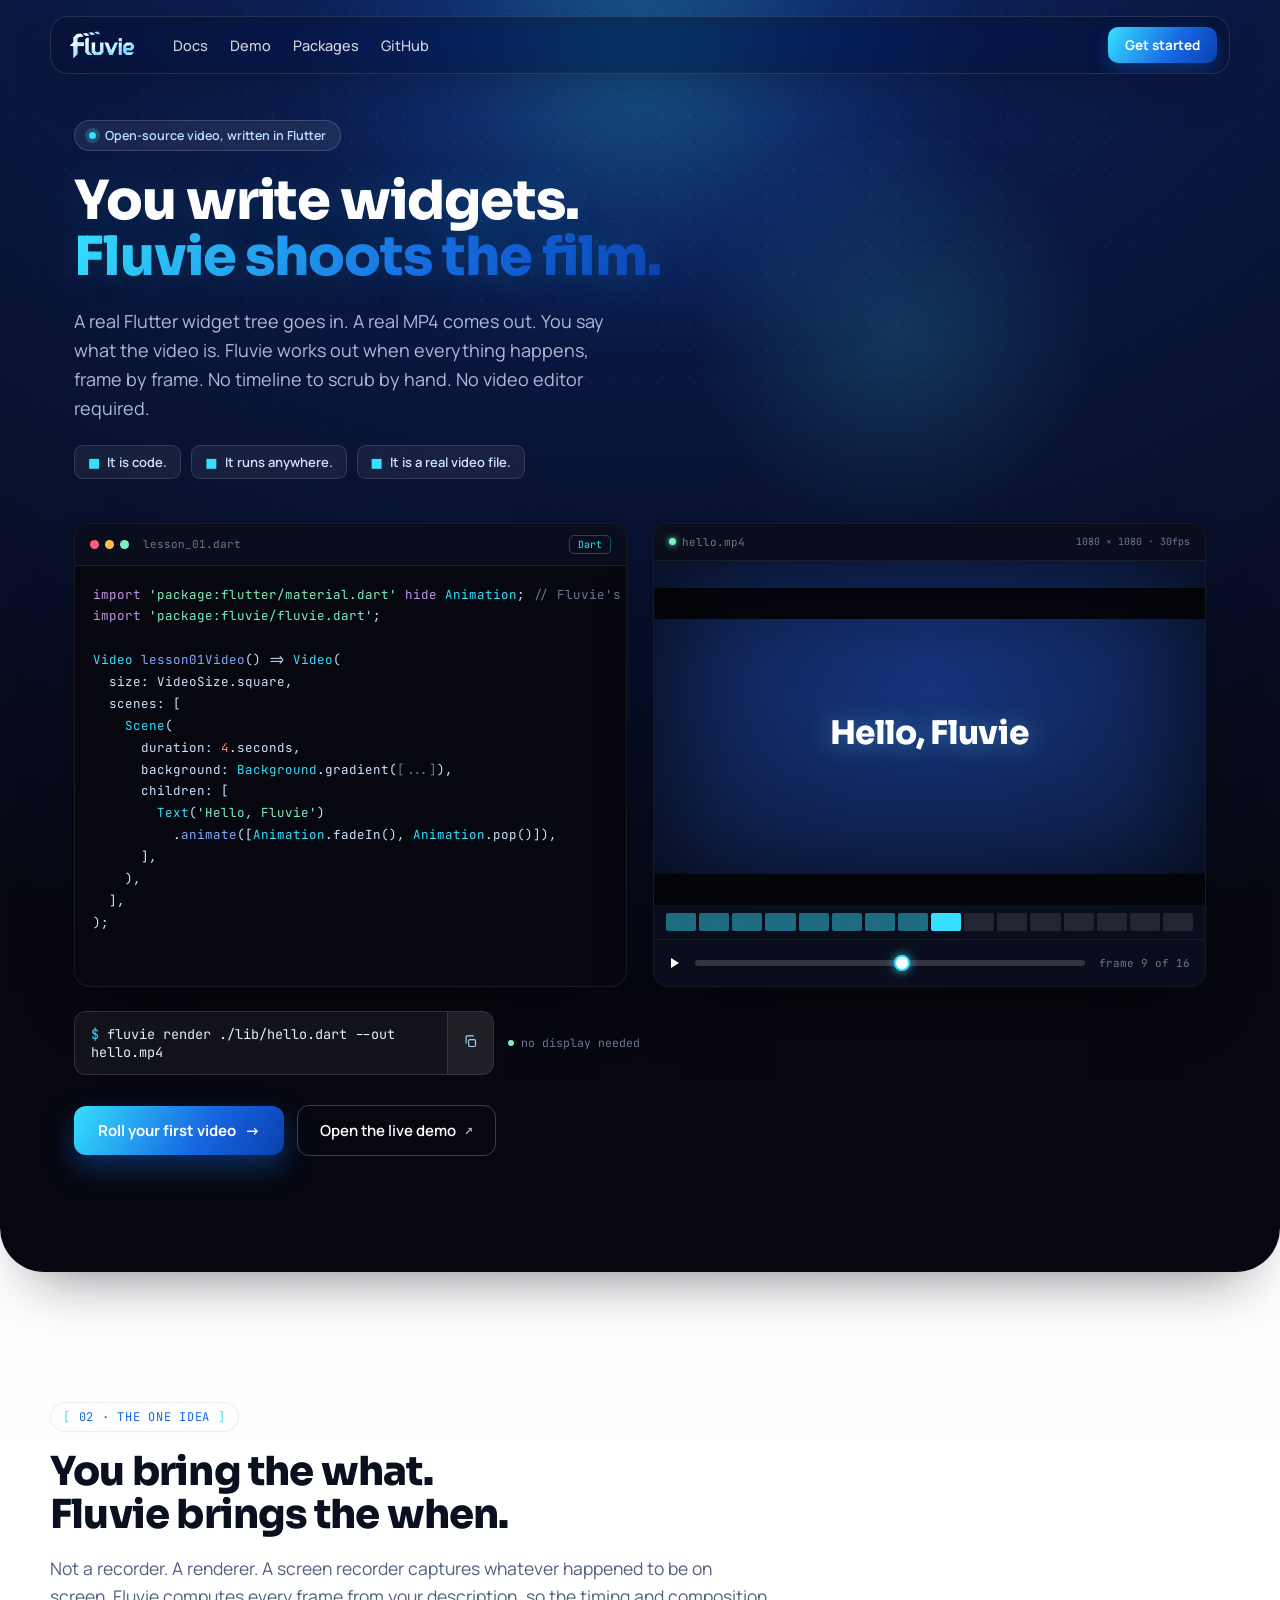
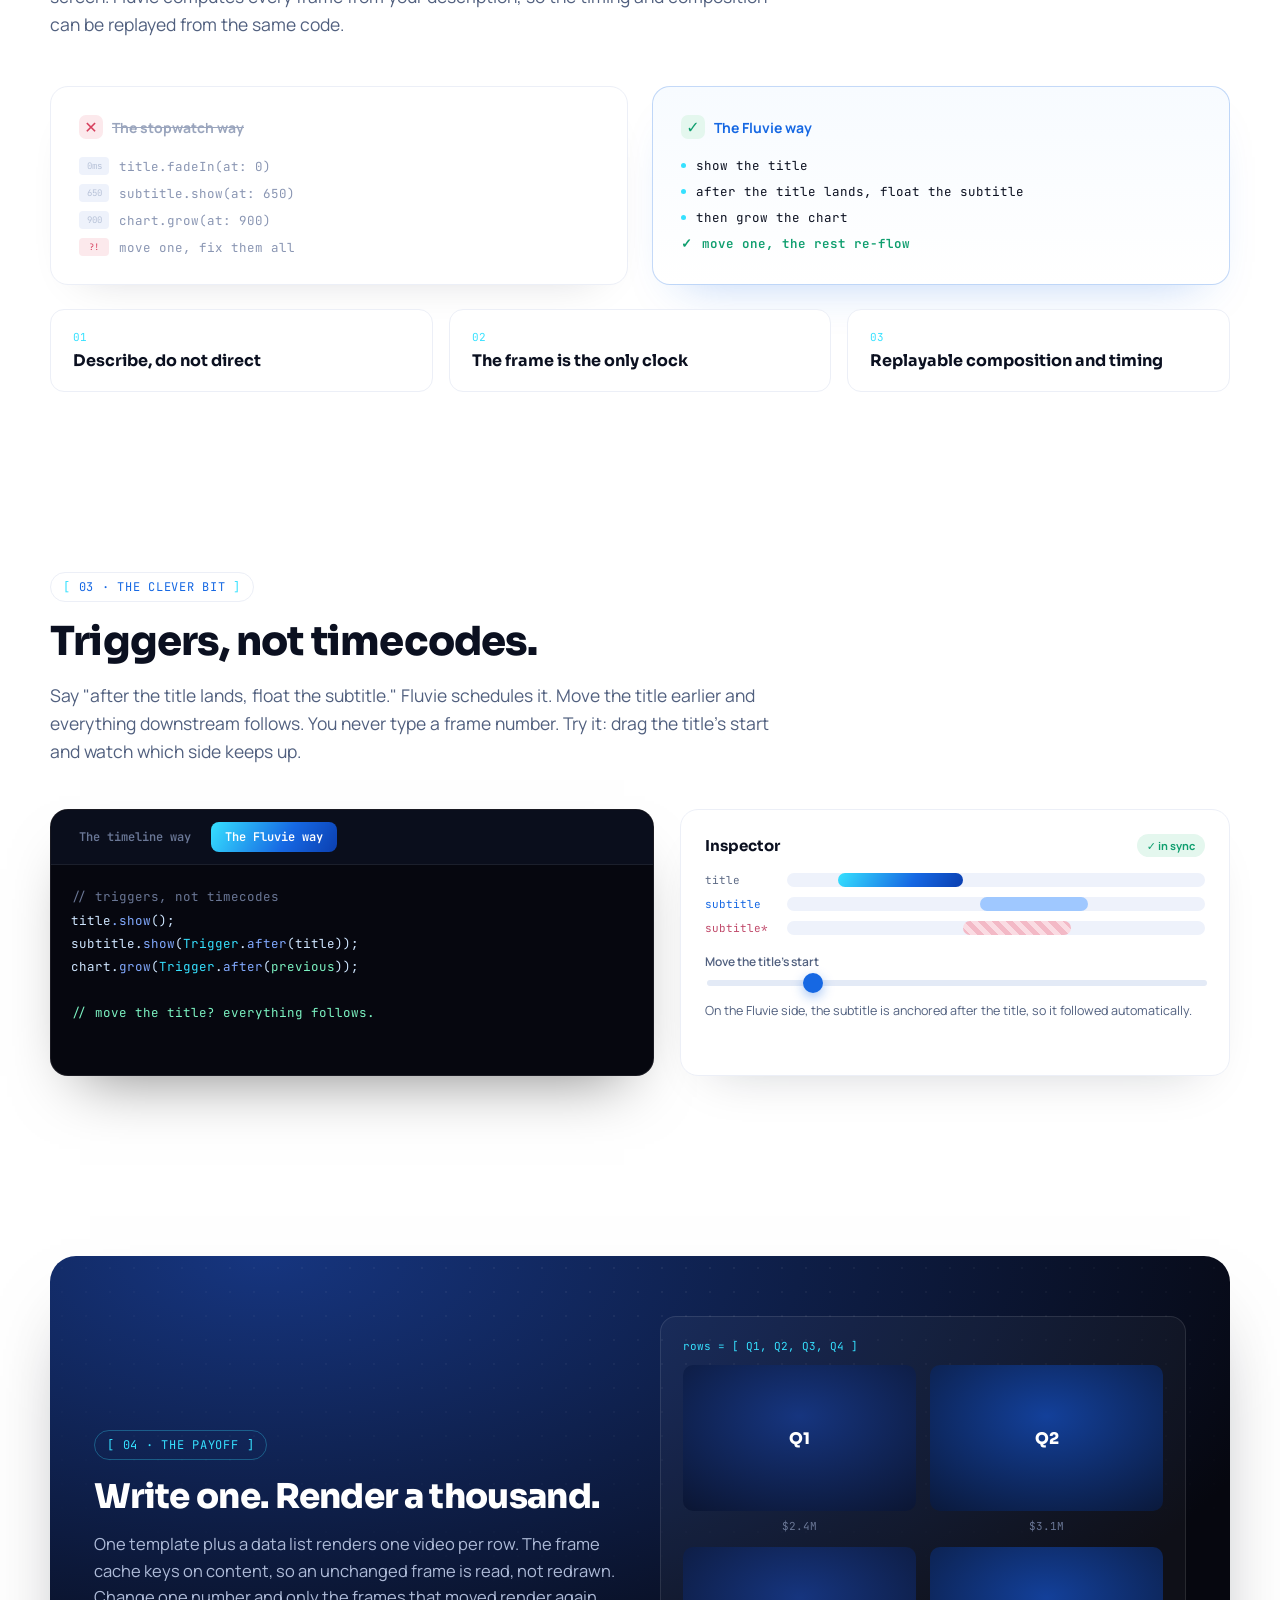
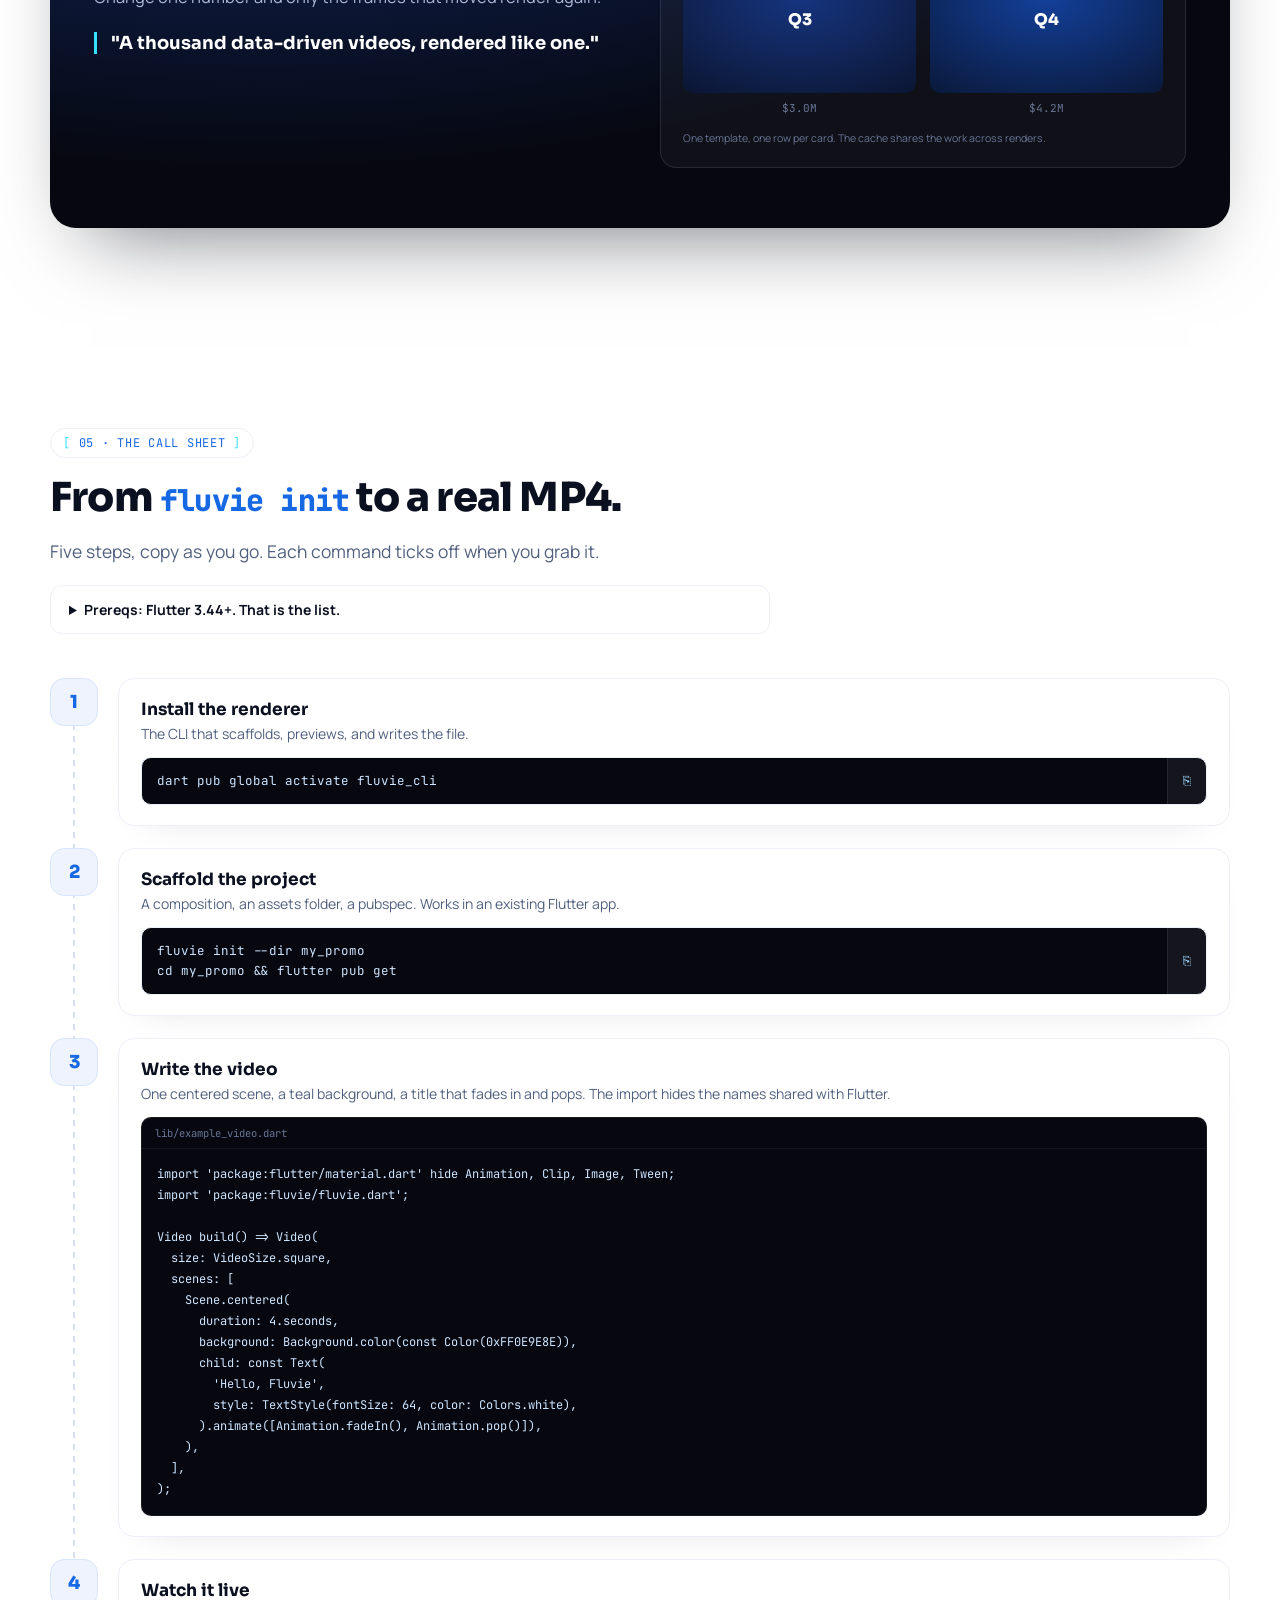
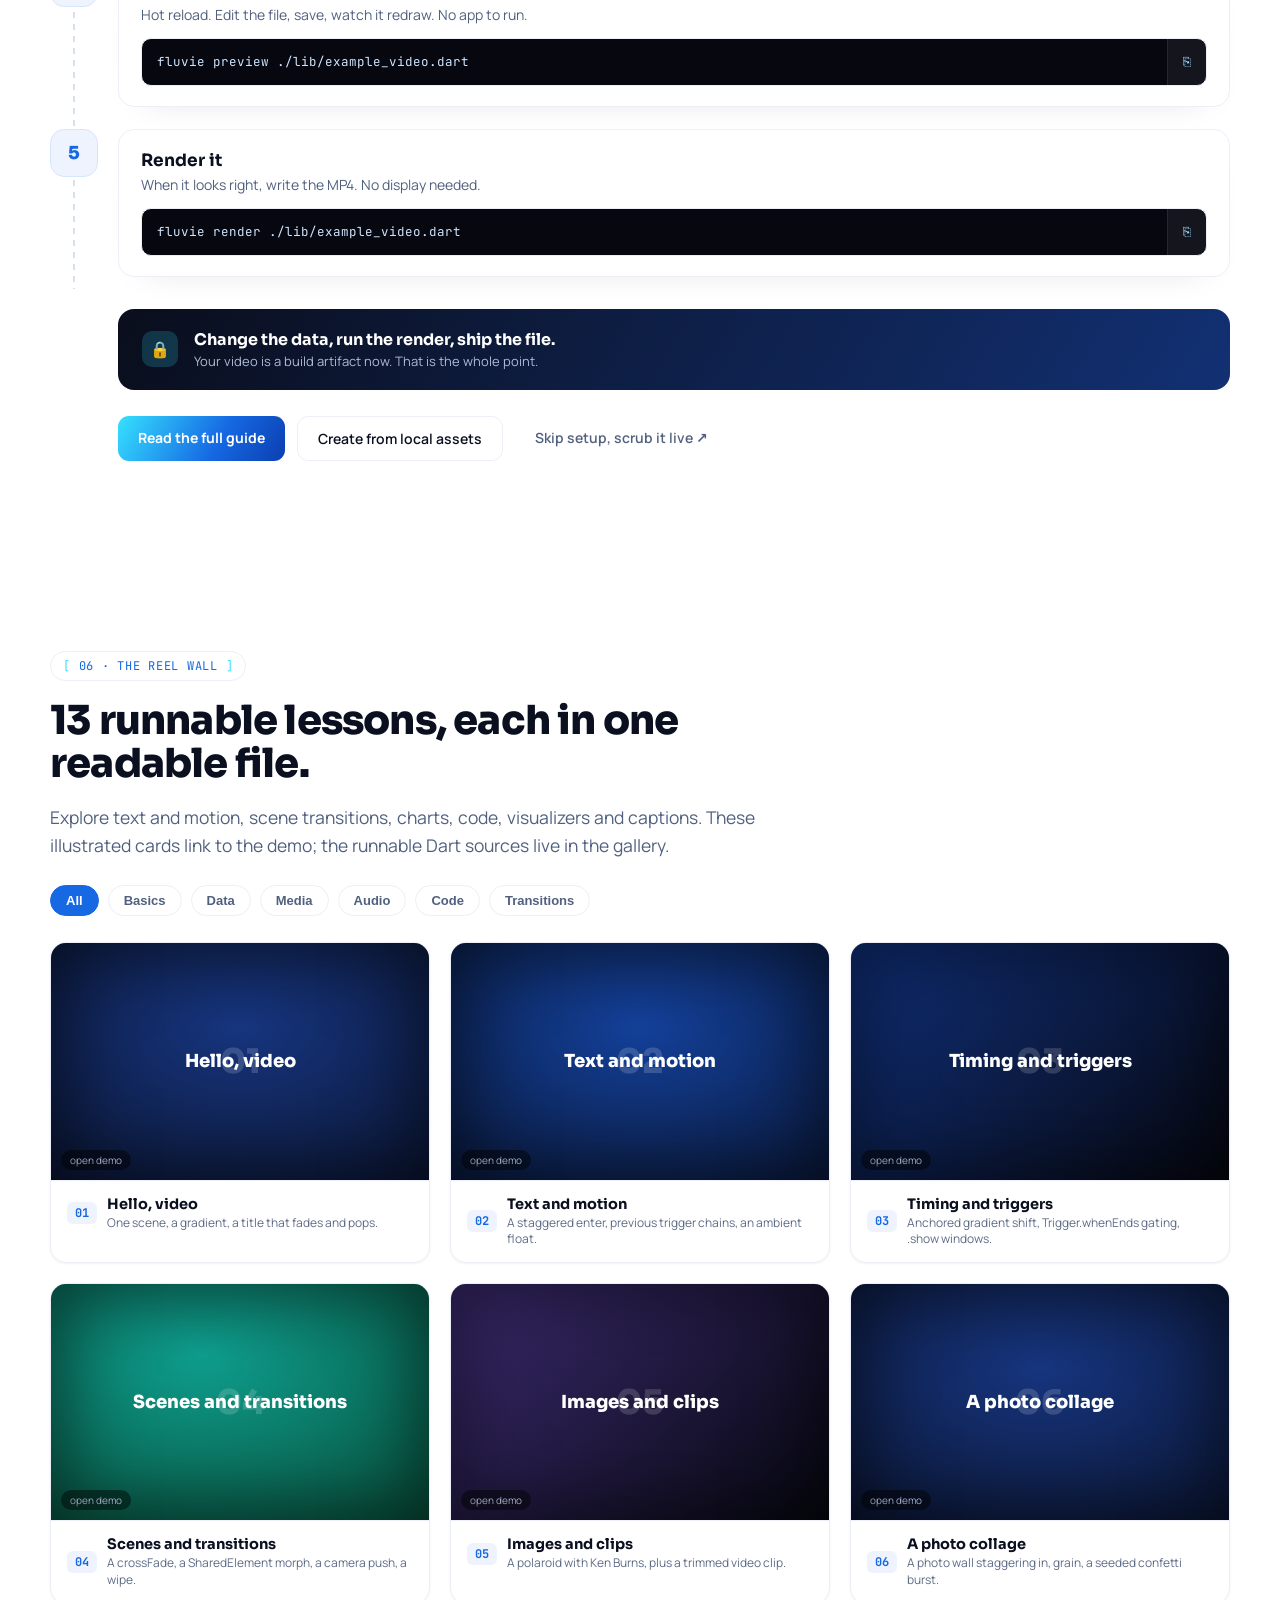
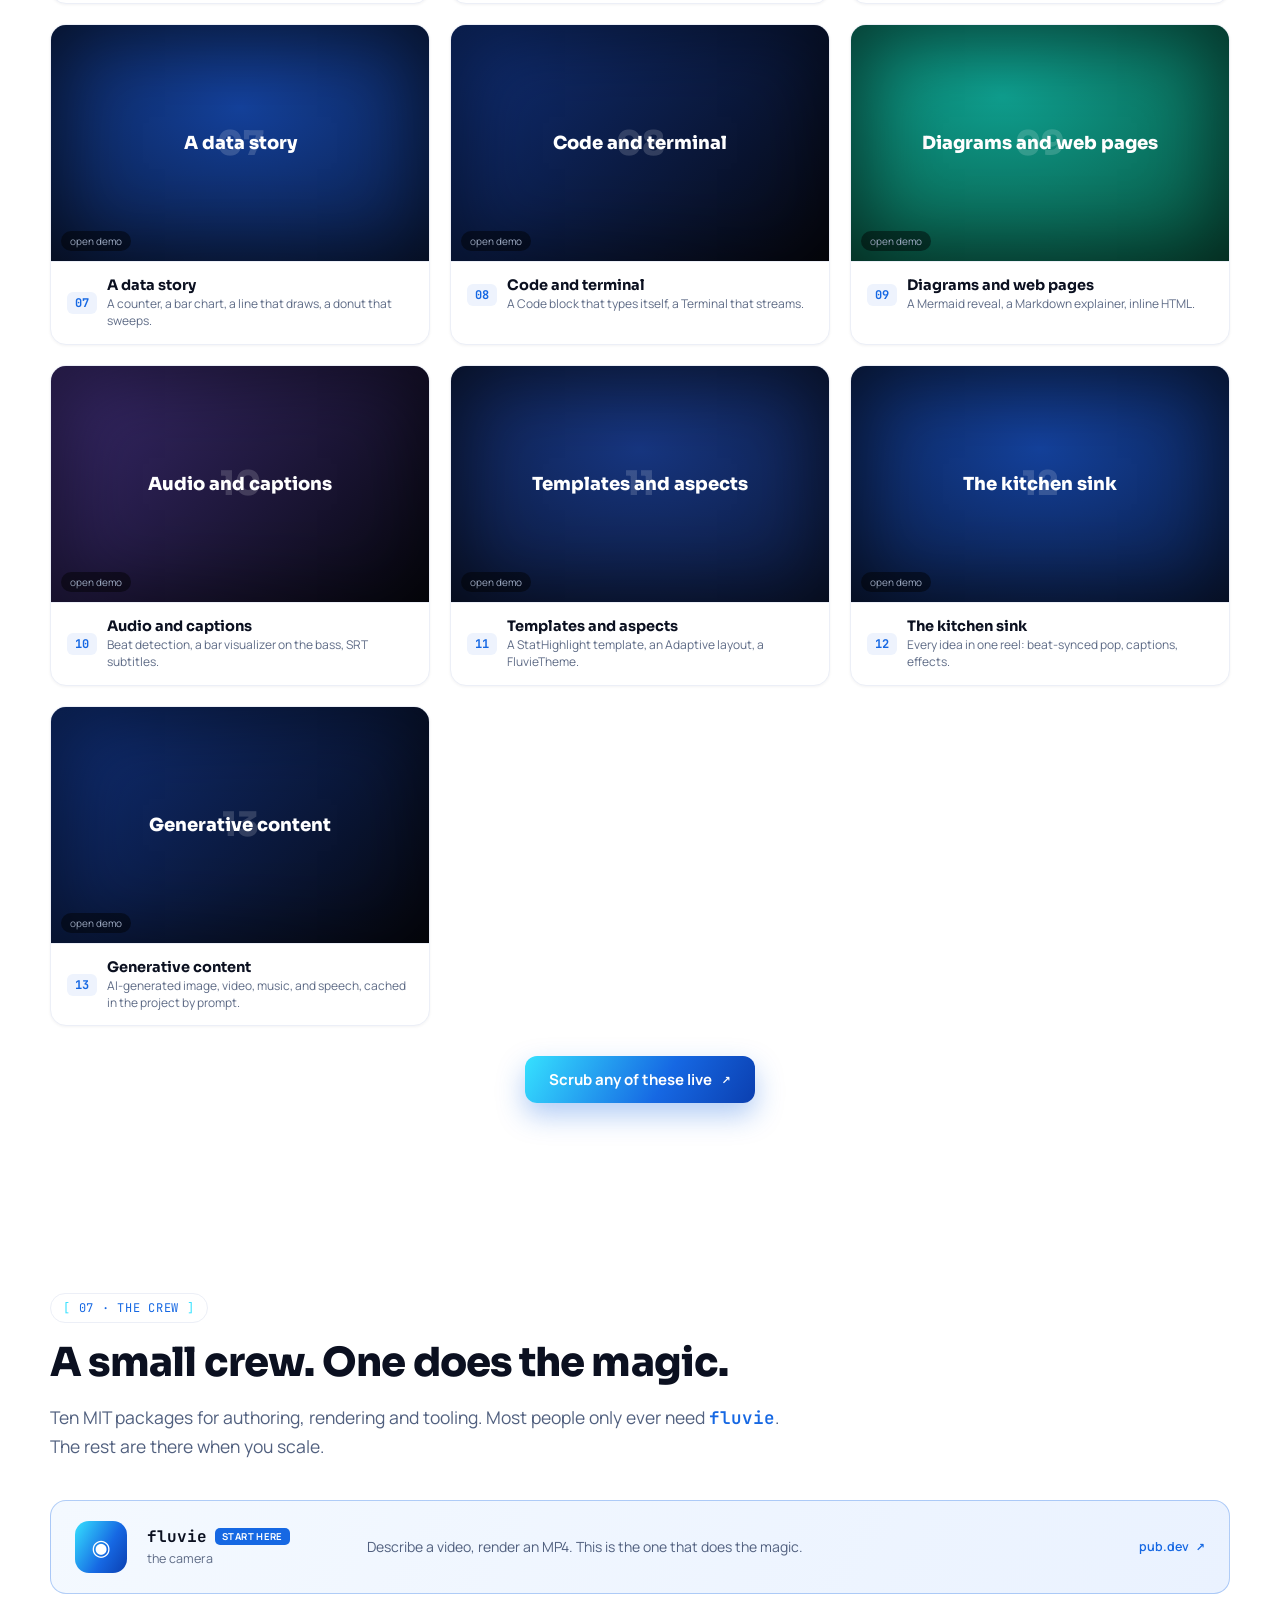
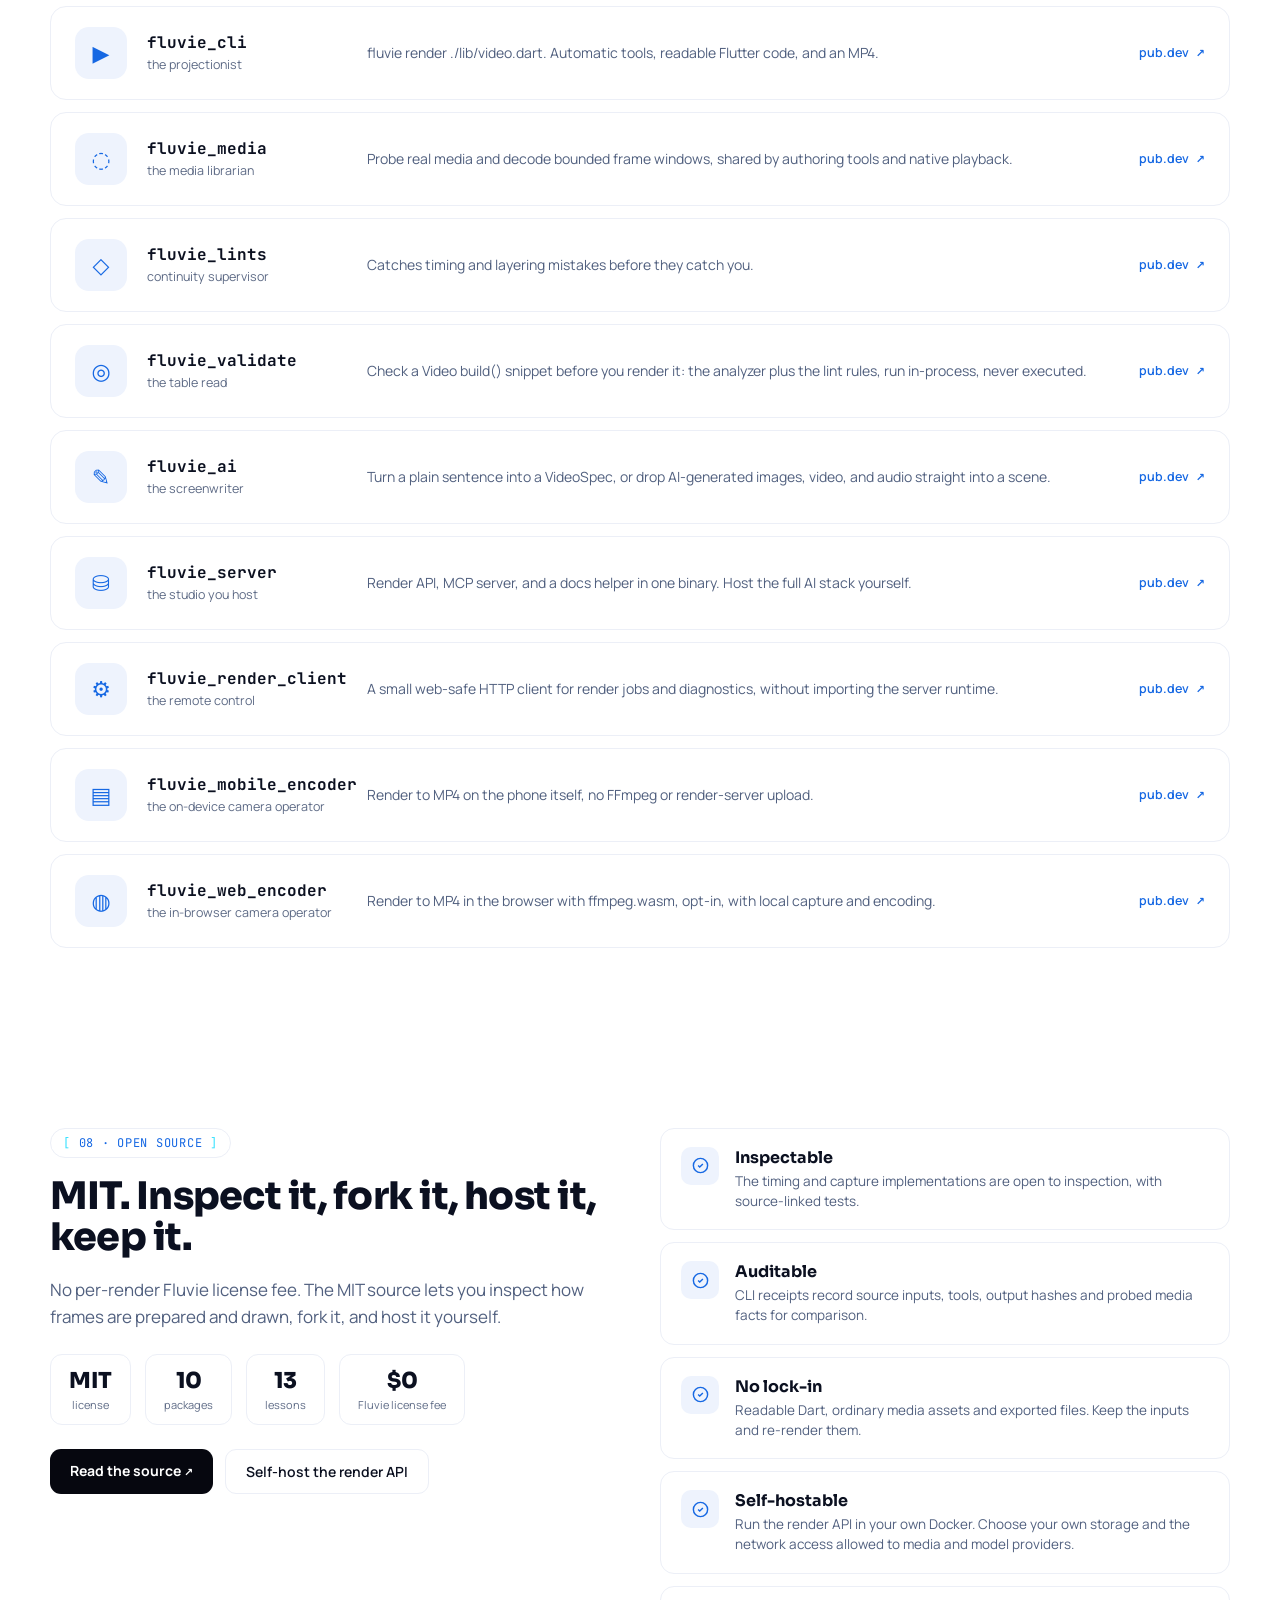
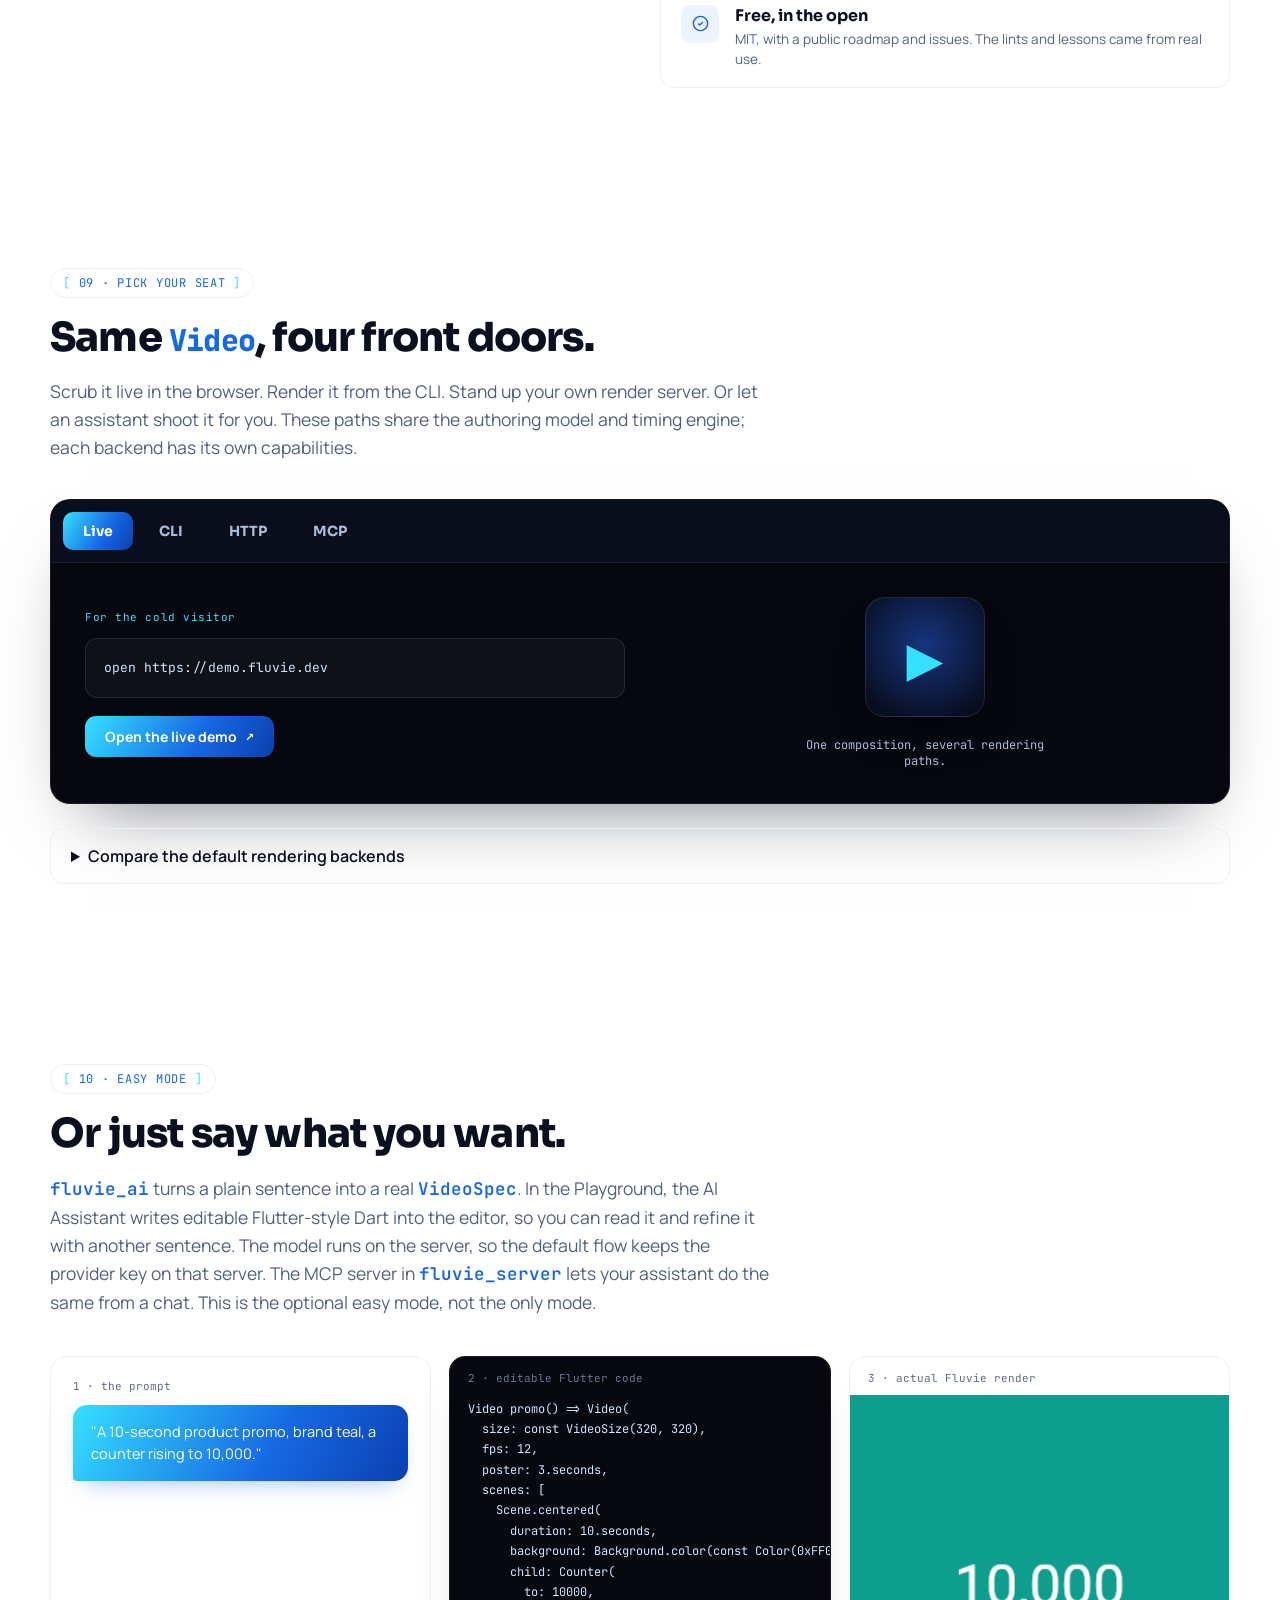
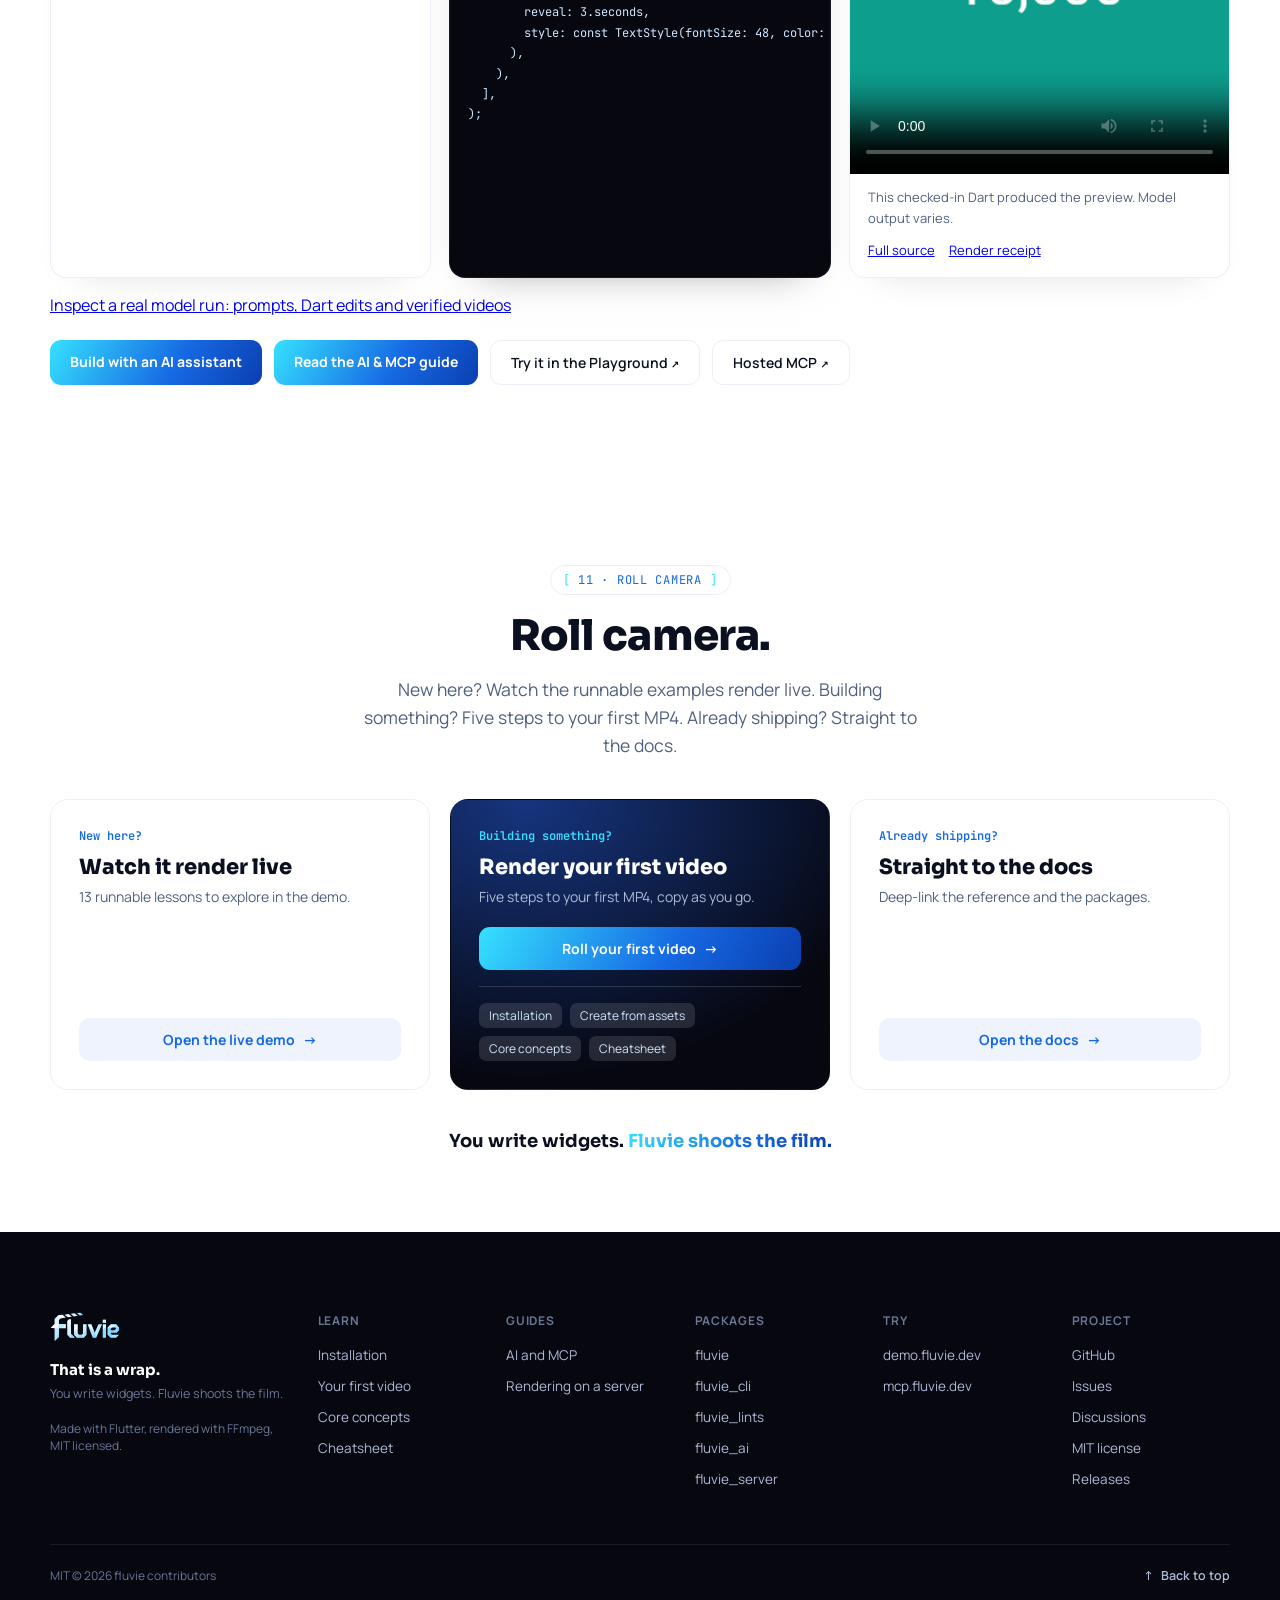
<file: index.html>
<!DOCTYPE html><html lang="en"> <head><meta charset="utf-8"><meta name="viewport" content="width=device-width, initial-scale=1"><title>Fluvie — you write widgets, Fluvie shoots the film</title><meta name="description" content="Fluvie is an open-source Dart library that renders a declarative Flutter widget tree to a real MP4. You say what the video is; Fluvie works out when everything happens, frame by frame. On-device, headless, MIT."><link rel="icon" type="image/svg+xml" href="/fluvie_logo.svg"><meta property="og:type" content="website"><meta property="og:url" content="https://fluvie.dev"><meta property="og:title" content="Fluvie — you write widgets, Fluvie shoots the film"><meta property="og:description" content="Open-source video, written in Flutter. A real widget tree goes in, a real MP4 comes out. On-device, headless, MIT."><meta property="og:image" content="https://fluvie.dev/og.png"><meta property="og:image:width" content="1200"><meta property="og:image:height" content="630"><meta name="twitter:card" content="summary_large_image"><meta name="twitter:title" content="Fluvie — you write widgets, Fluvie shoots the film"><meta name="twitter:description" content="Open-source video, written in Flutter. A real widget tree goes in, a real MP4 comes out. On-device, headless, MIT."><meta name="twitter:image" content="https://fluvie.dev/og.png"><link rel="preconnect" href="https://fonts.googleapis.com"><link rel="preconnect" href="https://fonts.gstatic.com" crossorigin><link href="https://fonts.googleapis.com/css2?family=Sora:wght@500;600;700;800&family=Manrope:wght@400;500;600;700&family=JetBrains+Mono:wght@400;500;700&display=swap" rel="stylesheet"><style>*{box-sizing:border-box}html,body{margin:0;padding:0}html{scroll-behavior:smooth}body{background:#fff}::selection{color:#0b1020;background:#bbe4ff}a,button{outline:none}a:focus-visible,button:focus-visible,input:focus-visible,[tabindex]:focus-visible{outline-offset:3px;border-radius:6px;outline:2px solid #1668e3}.flv-skip{z-index:90;color:#fff;background:#06070f;border-radius:10px;padding:10px 16px;font-family:Manrope,sans-serif;font-weight:600;text-decoration:none;transition:top .2s;position:fixed;top:-60px;left:16px}.flv-skip:focus{top:16px}input[type=range].flv-range{-webkit-appearance:none;appearance:none;background:#ffffff29;border-radius:6px;outline:none;height:6px}input[type=range].flv-range::-webkit-slider-thumb{-webkit-appearance:none;cursor:pointer;background:#fff;border:2px solid #36e1ff;border-radius:50%;width:16px;height:16px;box-shadow:0 0 10px #36e1ffe6}input[type=range].flv-range::-moz-range-thumb{cursor:pointer;background:#fff;border:2px solid #36e1ff;border-radius:50%;width:16px;height:16px}input[type=range].flv-lever{-webkit-appearance:none;appearance:none;background:#e3eaf6;border-radius:6px;height:6px}input[type=range].flv-lever::-webkit-slider-thumb{-webkit-appearance:none;cursor:grab;background:#1668e3;border-radius:50%;width:20px;height:20px;box-shadow:0 4px 12px #1668e366}input[type=range].flv-lever::-moz-range-thumb{cursor:grab;background:#1668e3;border:none;border-radius:50%;width:20px;height:20px}@keyframes flvGlow{0%,to{opacity:.55;transform:scale(1)}50%{opacity:.9;transform:scale(1.06)}}@keyframes flvFloat{0%,to{transform:translateY(0)}50%{transform:translateY(-14px)}}@keyframes flvFloat2{0%,to{transform:translateY(0)}50%{transform:translateY(12px)}}@keyframes flvFlare{0%,to{opacity:.35;transform:translate(-8%)scaleX(.9)}50%{opacity:.7;transform:translate(8%)scaleX(1.1)}}@keyframes flvWord{0%,8%{opacity:0;transform:translateY(18px)}26%,82%{opacity:1;transform:translateY(0)}to{opacity:0;transform:translateY(-10px)}}@keyframes flvFadeScale{0%{opacity:0;transform:scale(.84)}16%,80%{opacity:1;transform:scale(1)}to{opacity:0;transform:scale(1.07)}}@keyframes flvBar{0%{transform:scaleY(0)}34%,86%{transform:scaleY(1)}to{transform:scaleY(.2)}}@keyframes flvSheen{0%{transform:translate(-130%)skew(-18deg)}55%,to{transform:translate(260%)skew(-18deg)}}@keyframes flvBlink{0%,to{opacity:1}50%{opacity:.3}}@keyframes flvCaret{0%,49%{opacity:1}50%,to{opacity:0}}@keyframes flvRing{0%{stroke-dashoffset:264px}to{stroke-dashoffset:70px}}@keyframes flvGrain{0%{transform:translate(0)}25%{transform:translate(-5%,3%)}50%{transform:translate(4%,-4%)}75%{transform:translate(-3%,2%)}to{transform:translate(0)}}@media (width<=900px){.flv-grid-2,.flv-grid-3,.flv-grid-router,.flv-foot{grid-template-columns:1fr!important}.flv-pkg-row{grid-template-columns:44px 1fr!important}.flv-pkg-row .flv-pkg-line,.flv-pkg-row .flv-pkg-chip,.flv-nav-links{display:none!important}h1#hero-h{font-size:40px!important}.flv-h2{font-size:30px!important}}@media (prefers-reduced-motion:reduce){*,:before,:after{scroll-behavior:auto!important;transition-duration:.001ms!important;animation-duration:.001ms!important;animation-iteration-count:1!important}}
</style></head> <body> <div style="font-family:'Manrope',system-ui,sans-serif; color:#0B1020; background:#FFFFFF; overflow-x:hidden; position:relative; --ink:#0B1020; --soft:#51607F; --muted:#5E6B86; --line:#ECEFF7; --line2:#EAEFF8; --acc:#1668E3; --acc2:#36E1FF; --dark:#06070F; --dpanel:#0A0E1C; --dline:rgba(255,255,255,0.1); --dtext:#AEBBD8; --dmut:#6A7796; --grad:linear-gradient(120deg,#36E1FF,#1668E3 60%,#0B3FB0);"> <a href="#main" class="flv-skip">Skip to content</a> <!-- film grain --> <div aria-hidden="true" style="position:fixed; inset:-60%; z-index:9; pointer-events:none; opacity:0.045; mix-blend-mode:multiply; background-image:url(&quot;data:image/svg+xml,%3Csvg xmlns='http://www.w3.org/2000/svg' width='160' height='160'%3E%3Cfilter id='n'%3E%3CfeTurbulence type='fractalNoise' baseFrequency='0.82' numOctaves='2' stitchTiles='stitch'/%3E%3C/filter%3E%3Crect width='160' height='160' filter='url(%23n)'/%3E%3C/svg%3E&quot;); animation:flvGrain 7s steps(6) infinite;"></div> <!-- ambient blurry spots over the white body --> <div aria-hidden="true" style="position:absolute; inset:0; z-index:-1; pointer-events:none; overflow:hidden;"> <div style="position:absolute; left:-8%; top:14%; width:560px; height:560px; border-radius:50%; background:radial-gradient(circle,rgba(54,225,255,0.20),transparent 66%); filter:blur(46px); animation:flvGlow 12s ease-in-out infinite;"></div> <div style="position:absolute; right:-10%; top:36%; width:640px; height:640px; border-radius:50%; background:radial-gradient(circle,rgba(22,104,227,0.16),transparent 66%); filter:blur(52px); animation:flvGlow 15s ease-in-out infinite; animation-delay:1s;"></div> <div style="position:absolute; left:10%; top:60%; width:560px; height:560px; border-radius:50%; background:radial-gradient(circle,rgba(110,130,255,0.16),transparent 66%); filter:blur(50px); animation:flvGlow 13s ease-in-out infinite; animation-delay:2s;"></div> <div style="position:absolute; right:6%; top:82%; width:520px; height:520px; border-radius:50%; background:radial-gradient(circle,rgba(54,225,255,0.14),transparent 66%); filter:blur(48px); animation:flvGlow 16s ease-in-out infinite; animation-delay:1.5s;"></div> </div>  <!-- ============ 0 · NAV ============ --><header data-flv-nav style="position:fixed; top:16px; left:16px; right:16px; z-index:50; max-width:1180px; margin:0 auto; border-radius:18px; backdrop-filter:saturate(1.6) blur(16px); background:rgba(10,14,30,0.5); border:1px solid rgba(255,255,255,0.12); box-shadow:0 16px 44px -16px rgba(7,11,24,0.6); transition:background .35s ease, border-color .35s ease, padding .35s ease; overflow:hidden;"> <nav aria-label="Primary" style="margin:0 auto; padding:10px 12px 10px 18px; display:flex; align-items:center; gap:22px;"> <a href="#main" data-flv-logo style="display:flex; align-items:center; text-decoration:none; position:relative;" aria-label="Fluvie home"> <img id="navLogo" src="fluvie_logo_inverted.svg" alt="Fluvie" style="height:28px; width:72px; object-fit:contain; object-position:left center; display:block;"> <span data-flv-whisper aria-hidden="true" style="position:absolute; left:0; top:100%; margin-top:6px; font-family:'JetBrains Mono',monospace; font-size:10px; white-space:nowrap; color:var(--acc2); opacity:0; transition:opacity .25s ease;">You write widgets. Fluvie shoots the film.</span> </a> <div class="flv-nav-links" style="display:flex; align-items:center; gap:22px; margin-left:10px;"> <a data-flv-navlink href="https://docs.fluvie.dev" style="text-decoration:none; color:rgba(255,255,255,0.82); font-size:14.5px; font-weight:500; transition:color .35s ease;" style-hover="text-decoration:underline; text-underline-offset:5px;">Docs</a> <a data-flv-navlink href="https://demo.fluvie.dev" style="text-decoration:none; color:rgba(255,255,255,0.82); font-size:14.5px; font-weight:500; transition:color .35s ease;" style-hover="text-decoration:underline; text-underline-offset:5px;">Demo</a> <a data-flv-navlink href="#crew" style="text-decoration:none; color:rgba(255,255,255,0.82); font-size:14.5px; font-weight:500; transition:color .35s ease;" style-hover="text-decoration:underline; text-underline-offset:5px;">Packages</a> <a data-flv-navlink href="https://github.com/SimonErich/fluvie" style="text-decoration:none; color:rgba(255,255,255,0.82); font-size:14.5px; font-weight:500; transition:color .35s ease;" style-hover="text-decoration:underline; text-underline-offset:5px;">GitHub</a> </div> <a href="#start" style="margin-left:auto; text-decoration:none; padding:9px 17px; border-radius:10px; color:#fff; font-size:13.5px; font-weight:700; background:var(--grad); box-shadow:0 8px 20px rgba(22,104,227,0.34);" style-hover="transform:translateY(-1px);">Get started</a> </nav> <div aria-hidden="true" style="position:absolute; left:0; bottom:0; height:2px; background:linear-gradient(90deg,#36E1FF,#1668E3); width:0%;" data-flv-progress></div> </header> <main id="main"> <!-- ============ 1 · HERO ============ --><section data-flv-hero data-section="hero" aria-labelledby="hero-h" style="position:relative; overflow:hidden; background:radial-gradient(125% 92% at 50% -12%, #123073 0%, #0a1742 40%, #06070F 100%); border-bottom-left-radius:44px; border-bottom-right-radius:44px; box-shadow:0 34px 60px -34px rgba(7,11,24,0.55);"> <div aria-hidden="true" style="position:absolute; inset:0; background-image:radial-gradient(rgba(255,255,255,0.07) 1px, transparent 1.4px); background-size:26px 26px; mask-image:radial-gradient(120% 80% at 50% 2%, #000 0%, transparent 72%); -webkit-mask-image:radial-gradient(120% 80% at 50% 2%, #000 0%, transparent 72%);"></div> <div aria-hidden="true" data-flv-spot style="position:absolute; inset:0; pointer-events:none; mix-blend-mode:screen; background:radial-gradient(440px circle at var(--mx,70%) var(--my,26%), rgba(54,225,255,0.16), transparent 46%);"></div> <div aria-hidden="true" style="position:absolute; top:-220px; left:50%; transform:translateX(-50%); width:900px; height:540px; background:radial-gradient(circle, rgba(54,225,255,0.26), rgba(22,104,227,0.15) 38%, transparent 66%); filter:blur(26px); animation:flvGlow 9s ease-in-out infinite;"></div> <div style="position:relative; max-width:1180px; margin:0 auto; padding:120px 24px 116px;"> <div style="max-width:760px;"> <div style="display:inline-flex; align-items:center; gap:9px; padding:6px 14px; border:1px solid rgba(255,255,255,0.16); border-radius:30px; background:rgba(255,255,255,0.07); backdrop-filter:blur(8px);"> <span aria-hidden="true" style="width:7px; height:7px; border-radius:50%; background:var(--acc2); box-shadow:0 0 0 4px rgba(54,225,255,0.22); animation:flvBlink 2s ease-in-out infinite;"></span> <span style="font-size:12.5px; font-weight:600; color:#BFE0FF;">Open-source video, written in Flutter</span> </div> <h1 id="hero-h" style="font-family:'Sora',sans-serif; font-weight:800; font-size:54px; line-height:1.04; letter-spacing:-0.02em; margin:22px 0 0; color:#fff; text-shadow:0 2px 40px rgba(54,225,255,0.18);">You write widgets.<br><span style="background:var(--grad); -webkit-background-clip:text; background-clip:text; color:transparent;">Fluvie shoots the film.</span></h1> <p style="font-size:18px; line-height:1.6; color:var(--dtext); max-width:560px; margin:22px 0 0;">A real Flutter widget tree goes in. A real MP4 comes out. You say what the video is. Fluvie works out when everything happens, frame by frame. No timeline to scrub by hand. No video editor required.</p> <div role="list" style="display:flex; flex-wrap:wrap; gap:10px; margin-top:22px;"> <span role="listitem" style="display:inline-flex; align-items:center; gap:7px; padding:7px 13px; border-radius:9px; background:rgba(255,255,255,0.06); border:1px solid rgba(255,255,255,0.12); font-size:13px; font-weight:600; color:#CFE6FF;"><span aria-hidden="true" style="color:var(--acc2);">&#9632;</span> It is code.</span> <span role="listitem" style="display:inline-flex; align-items:center; gap:7px; padding:7px 13px; border-radius:9px; background:rgba(255,255,255,0.06); border:1px solid rgba(255,255,255,0.12); font-size:13px; font-weight:600; color:#CFE6FF;"><span aria-hidden="true" style="color:var(--acc2);">&#9632;</span> It runs anywhere.</span> <span role="listitem" style="display:inline-flex; align-items:center; gap:7px; padding:7px 13px; border-radius:9px; background:rgba(255,255,255,0.06); border:1px solid rgba(255,255,255,0.12); font-size:13px; font-weight:600; color:#CFE6FF;"><span aria-hidden="true" style="color:var(--acc2);">&#9632;</span> It is a real video file.</span> </div> </div> <!-- split: code in, film out --> <div class="flv-grid-2" style="margin-top:44px; display:grid; grid-template-columns:1fr 1fr; gap:26px; align-items:stretch;"> <!-- code --><div style="border-radius:16px; overflow:hidden; background:#06070F; border:1px solid rgba(255,255,255,0.08); box-shadow:0 30px 60px -28px rgba(0,0,0,0.6);"> <div style="display:flex; align-items:center; gap:8px; padding:11px 15px; border-bottom:1px solid rgba(255,255,255,0.07); background:#0A0E1C;"> <span aria-hidden="true" style="display:flex; gap:6px;"><i style="width:9px;height:9px;border-radius:50%;background:#FF5E7A;"></i><i style="width:9px;height:9px;border-radius:50%;background:#FFC24B;"></i><i style="width:9px;height:9px;border-radius:50%;background:#7CF3C2;"></i></span> <span style="font-family:'JetBrains Mono',monospace; font-size:11px; color:var(--dmut); margin-left:6px;">lesson_01.dart</span> <span style="margin-left:auto; font-family:'JetBrains Mono',monospace; font-size:10px; color:var(--acc2); padding:2px 8px; border:1px solid rgba(54,225,255,0.3); border-radius:5px;">Dart</span> </div> <pre style="margin:0; padding:18px; font-family:'JetBrains Mono',monospace; font-size:12.5px; line-height:1.75; color:#CFE6FF; overflow:auto;"><span style="color:#C792EA;">import</span> <span style="color:#7CF3C2;">'package:flutter/material.dart'</span> <span style="color:#C792EA;">hide</span> <span style="color:#36E1FF;">Animation</span>; <span style="color:#6A7796;">// Fluvie's wins</span>
<span style="color:#C792EA;">import</span> <span style="color:#7CF3C2;">'package:fluvie/fluvie.dart'</span>;

<span style="color:#36E1FF;">Video</span> <span style="color:#82AAFF;">lesson01Video</span>() => <span style="color:#36E1FF;">Video</span>(
  size: VideoSize.square,
  scenes: [
    <span style="color:#36E1FF;">Scene</span>(
      duration: <span style="color:#F78C6C;">4</span>.seconds,
      background: <span style="color:#36E1FF;">Background</span>.gradient(<span style="color:#6A7796;">[...]</span>),
      children: [
        <span style="color:#36E1FF;">Text</span>(<span style="color:#7CF3C2;">'Hello, Fluvie'</span>)
          .<span style="color:#82AAFF;">animate</span>([<span style="color:#36E1FF;">Animation</span>.fadeIn(), <span style="color:#36E1FF;">Animation</span>.pop()]),
      ],
    ),
  ],
);</pre> </div> <!-- film --> <div style="border-radius:16px; overflow:hidden; background:#06070F; border:1px solid rgba(255,255,255,0.08); box-shadow:0 30px 60px -28px rgba(0,0,0,0.6); display:flex; flex-direction:column;"> <div style="display:flex; align-items:center; gap:8px; padding:11px 15px; border-bottom:1px solid rgba(255,255,255,0.07); background:#0A0E1C;"> <span style="display:inline-flex; align-items:center; gap:6px; font-family:'JetBrains Mono',monospace; font-size:11px; color:var(--dmut);"><span aria-hidden="true" style="width:7px;height:7px;border-radius:50%;background:#7CF3C2;box-shadow:0 0 6px #7CF3C2;"></span> hello.mp4</span> <span style="margin-left:auto; font-family:'JetBrains Mono',monospace; font-size:10px; color:var(--dmut);">1080 &times; 1080 &middot; 30fps</span> </div> <!-- preview stage --> <div style="position:relative; aspect-ratio:16/10; background:radial-gradient(120% 120% at 50% 35%,#16357f,#06070F); overflow:hidden; display:flex; align-items:center; justify-content:center;"> <div aria-hidden="true" style="position:absolute; top:8%; left:0; right:0; height:9%; background:#06070F;"></div> <div aria-hidden="true" style="position:absolute; bottom:0; left:0; right:0; height:9%; background:#06070F;"></div> <span id="heroTitle" style="font-family:'Sora',sans-serif; font-weight:800; font-size:34px; letter-spacing:-0.02em; color:#fff; text-shadow:0 2px 28px rgba(124,243,255,0.4); opacity:1; transform:scale(0.96); transition:opacity .12s linear, transform .12s linear;">Hello, Fluvie</span> <div aria-hidden="true" style="position:absolute; inset:0; box-shadow:inset 0 0 90px 20px rgba(0,0,0,0.5); pointer-events:none;"></div> </div> <!-- filmstrip --> <div id="heroStrip" aria-hidden="true" style="display:flex; gap:3px; padding:8px 12px; background:#0A0E1C;"></div> <!-- scrubber --> <div style="display:flex; align-items:center; gap:12px; padding:12px 15px; background:#0A0E1C; border-top:1px solid rgba(255,255,255,0.06);"> <span aria-hidden="true" style="color:#fff;"><svg width="12" height="12" viewBox="0 0 12 12" fill="currentColor"><path d="M2 1l8 5-8 5z"></path></svg></span> <input type="range" class="flv-range" min="0" max="15" value="8" id="heroRange" style="flex:1;" aria-label="Scrub the preview, frame by frame" aria-valuetext="frame 9 of 16"> <span id="heroFrameText" style="font-family:'JetBrains Mono',monospace; font-size:11px; color:var(--dmut); min-width:74px; text-align:right;">frame 9 of 16</span> </div> </div> </div> <!-- render line --> <div style="margin-top:24px; display:flex; flex-wrap:wrap; align-items:center; gap:14px;"> <div style="display:flex; align-items:center; max-width:420px; border:1px solid rgba(255,255,255,0.14); border-radius:12px; overflow:hidden; background:rgba(255,255,255,0.05);"> <span style="padding:13px 16px; font-family:'JetBrains Mono',monospace; font-size:13.5px; color:#E6EEFF; flex:1;"><span style="color:var(--acc2);">$</span> fluvie render ./lib/hello.dart --out hello.mp4</span> <button aria-label="Copy the render command" id="copyRenderBtn" data-cmd="fluvie render ./lib/hello.dart --out hello.mp4" style="border:none; cursor:pointer; padding:13px 15px; background:rgba(255,255,255,0.06); color:#9FD8FF; border-left:1px solid rgba(255,255,255,0.1); align-self:stretch;" style-hover="background:rgba(54,225,255,0.18); color:#fff;"> <span aria-hidden="true"><svg width="15" height="15" viewBox="0 0 24 24" fill="none" stroke="currentColor" stroke-width="1.8"><rect x="9" y="9" width="11" height="11" rx="2"></rect><path d="M5 15V5a2 2 0 0 1 2-2h10"></path></svg></span> </button> </div> <span style="font-family:'JetBrains Mono',monospace; font-size:11.5px; color:var(--dmut); display:inline-flex; align-items:center; gap:7px;"><span aria-hidden="true" style="width:6px;height:6px;border-radius:50%;background:#7CF3C2;"></span> no display needed</span> <span id="copyRenderMsg" aria-live="polite" style="font-size:12.5px; color:#7CF3C2; font-weight:600;"></span> </div> <!-- hero CTAs --> <div style="display:flex; flex-wrap:wrap; align-items:center; gap:13px; margin-top:30px;"> <a href="#start" style="display:inline-flex; align-items:center; gap:9px; text-decoration:none; padding:14px 24px; border-radius:12px; color:#fff; font-size:15px; font-weight:700; background:var(--grad); box-shadow:0 12px 28px rgba(22,104,227,0.4);" style-hover="transform:translateY(-1px); box-shadow:0 16px 34px rgba(22,104,227,0.5);">Roll your first video <span aria-hidden="true">&rarr;</span></a> <a href="https://demo.fluvie.dev" style="display:inline-flex; align-items:center; gap:8px; text-decoration:none; padding:14px 22px; border-radius:12px; color:#fff; font-size:15px; font-weight:600; border:1px solid rgba(255,255,255,0.22); background:transparent;" style-hover="border-color:var(--acc2); color:var(--acc2);">Open the live demo <span aria-hidden="true" style="font-size:11px; opacity:.7;">&#8599;</span></a> </div> </div> </section> <!-- ============ 2 · THE ONE IDEA ============ --><section data-section="idea" aria-labelledby="idea-h" style="position:relative; padding:130px 24px 90px;"> <div style="max-width:1180px; margin:0 auto;"> <div style="max-width:720px;"> <span style="display:inline-flex; align-items:center; gap:8px; font-family:'JetBrains Mono',monospace; font-size:12px; letter-spacing:0.06em; color:var(--acc); border:1px solid var(--line); padding:6px 12px; border-radius:30px; background:#fff;"><span aria-hidden="true" style="color:var(--acc2);">[</span> 02 &middot; THE ONE IDEA <span aria-hidden="true" style="color:var(--acc2);">]</span></span> <h2 id="idea-h" class="flv-h2" style="font-family:'Sora',sans-serif; font-weight:800; font-size:40px; letter-spacing:-0.02em; line-height:1.08; margin:18px 0 0;">You bring the what.<br>Fluvie brings the when.</h2> <p style="font-size:17.5px; line-height:1.6; color:var(--soft); margin:18px 0 0;">Not a recorder. A renderer. A screen recorder captures whatever happened to be on screen. Fluvie computes every frame from your description, so the timing and composition can be replayed from the same code.</p> </div> <div class="flv-grid-2" style="margin-top:48px; display:grid; grid-template-columns:1fr 1fr; gap:24px; align-items:stretch;"> <!-- old way --><div style="border-radius:18px; border:1px solid var(--line); background:#fff; padding:28px; box-shadow:0 20px 44px -32px rgba(11,16,32,0.2);"> <div style="display:flex; align-items:center; gap:9px; margin-bottom:18px;"><span aria-hidden="true" style="display:inline-flex; width:24px; height:24px; align-items:center; justify-content:center; border-radius:7px; background:#FCE9EC; color:#D7415E;">&#10005;</span><span style="font-weight:700; font-size:14px; color:#9aa5bd; text-decoration:line-through;">The stopwatch way</span></div> <div style="display:flex; flex-direction:column; gap:9px;"> <div style="display:flex; align-items:center; gap:10px; font-family:'JetBrains Mono',monospace; font-size:12.5px; color:#8a96b3;"><span style="display:inline-flex; width:30px; height:18px; border-radius:4px; background:#EEF2FB; align-items:center; justify-content:center; font-size:9px; color:#B7C2D8;">0ms</span> title.fadeIn(at: 0)</div> <div style="display:flex; align-items:center; gap:10px; font-family:'JetBrains Mono',monospace; font-size:12.5px; color:#8a96b3;"><span style="display:inline-flex; width:30px; height:18px; border-radius:4px; background:#EEF2FB; align-items:center; justify-content:center; font-size:9px; color:#B7C2D8;">650</span> subtitle.show(at: 650)</div> <div style="display:flex; align-items:center; gap:10px; font-family:'JetBrains Mono',monospace; font-size:12.5px; color:#8a96b3;"><span style="display:inline-flex; width:30px; height:18px; border-radius:4px; background:#EEF2FB; align-items:center; justify-content:center; font-size:9px; color:#B7C2D8;">900</span> chart.grow(at: 900)</div> <div style="display:flex; align-items:center; gap:10px; font-family:'JetBrains Mono',monospace; font-size:12.5px; color:#8a96b3;"><span style="display:inline-flex; width:30px; height:18px; border-radius:4px; background:#FCE9EC; align-items:center; justify-content:center; font-size:9px; color:#D7415E;">?!</span> move one, fix them all</div> </div> </div> <!-- fluvie way --> <div style="border-radius:18px; border:1px solid rgba(22,104,227,0.25); background:linear-gradient(180deg,#F7FBFF,#fff); padding:28px; box-shadow:0 24px 50px -30px rgba(22,104,227,0.35);"> <div style="display:flex; align-items:center; gap:9px; margin-bottom:18px;"><span aria-hidden="true" style="display:inline-flex; width:24px; height:24px; align-items:center; justify-content:center; border-radius:7px; background:#E4F7EE; color:#0E9E6E;">&#10003;</span><span style="font-weight:700; font-size:14px; color:var(--acc);">The Fluvie way</span></div> <div style="display:flex; flex-direction:column; gap:9px;"> <div style="display:flex; align-items:center; gap:10px; font-family:'JetBrains Mono',monospace; font-size:12.5px; color:var(--ink);"><span aria-hidden="true" style="width:5px; height:5px; border-radius:50%; background:var(--acc2);"></span> show the title</div> <div style="display:flex; align-items:center; gap:10px; font-family:'JetBrains Mono',monospace; font-size:12.5px; color:var(--ink);"><span aria-hidden="true" style="width:5px; height:5px; border-radius:50%; background:var(--acc2);"></span> after the title lands, float the subtitle</div> <div style="display:flex; align-items:center; gap:10px; font-family:'JetBrains Mono',monospace; font-size:12.5px; color:var(--ink);"><span aria-hidden="true" style="width:5px; height:5px; border-radius:50%; background:var(--acc2);"></span> then grow the chart</div> <div style="display:flex; align-items:center; gap:10px; font-family:'JetBrains Mono',monospace; font-size:12.5px; color:#0E9E6E; font-weight:600;"><span aria-hidden="true">&#10003;</span> move one, the rest re-flow</div> </div> </div> </div> <div class="flv-grid-3" style="margin-top:24px; display:grid; grid-template-columns:repeat(3,1fr); gap:16px;"> <div style="border-radius:14px; border:1px solid var(--line); background:#fff; padding:20px 22px; transition:transform .25s ease, box-shadow .25s ease, border-color .25s ease;" style-hover="transform:translateY(-3px); box-shadow:0 18px 36px -24px rgba(11,16,32,0.2); border-color:#BFE6FF;"><div style="font-family:'JetBrains Mono',monospace; font-size:11px; color:var(--acc2); margin-bottom:6px;">01</div><div style="font-family:'Sora',sans-serif; font-weight:700; font-size:16px;">Describe, do not direct</div></div> <div style="border-radius:14px; border:1px solid var(--line); background:#fff; padding:20px 22px; transition:transform .25s ease, box-shadow .25s ease, border-color .25s ease;" style-hover="transform:translateY(-3px); box-shadow:0 18px 36px -24px rgba(11,16,32,0.2); border-color:#BFE6FF;"><div style="font-family:'JetBrains Mono',monospace; font-size:11px; color:var(--acc2); margin-bottom:6px;">02</div><div style="font-family:'Sora',sans-serif; font-weight:700; font-size:16px;">The frame is the only clock</div></div> <div style="border-radius:14px; border:1px solid var(--line); background:#fff; padding:20px 22px; transition:transform .25s ease, box-shadow .25s ease, border-color .25s ease;" style-hover="transform:translateY(-3px); box-shadow:0 18px 36px -24px rgba(11,16,32,0.2); border-color:#BFE6FF;"><div style="font-family:'JetBrains Mono',monospace; font-size:11px; color:var(--acc2); margin-bottom:6px;">03</div><div style="font-family:'Sora',sans-serif; font-weight:700; font-size:16px;">Replayable composition and timing</div></div> </div> </div> </section> <!-- ============ 3 · TRIGGERS ============ --><section data-section="triggers" aria-labelledby="trig-h" style="position:relative; padding:90px 24px;"> <div style="max-width:1180px; margin:0 auto;"> <div style="max-width:720px;"> <span style="display:inline-flex; align-items:center; gap:8px; font-family:'JetBrains Mono',monospace; font-size:12px; letter-spacing:0.06em; color:var(--acc); border:1px solid var(--line); padding:6px 12px; border-radius:30px; background:#fff;"><span aria-hidden="true" style="color:var(--acc2);">[</span> 03 &middot; THE CLEVER BIT <span aria-hidden="true" style="color:var(--acc2);">]</span></span> <h2 id="trig-h" class="flv-h2" style="font-family:'Sora',sans-serif; font-weight:800; font-size:40px; letter-spacing:-0.02em; line-height:1.08; margin:18px 0 0;">Triggers, not timecodes.</h2> <p style="font-size:17.5px; line-height:1.6; color:var(--soft); margin:18px 0 0;">Say "after the title lands, float the subtitle." Fluvie schedules it. Move the title earlier and everything downstream follows. You never type a frame number. Try it: drag the title's start and watch which side keeps up.</p> </div> <div class="flv-grid-2" style="margin-top:44px; display:grid; grid-template-columns:1.1fr 1fr; gap:26px; align-items:stretch;"> <!-- code toggle --><div style="border-radius:18px; overflow:hidden; background:#06070F; border:1px solid rgba(255,255,255,0.08); box-shadow:0 30px 60px -30px rgba(0,0,0,0.5);"> <div role="tablist" aria-label="Timing style" style="display:flex; gap:6px; padding:12px 14px; background:#0A0E1C; border-bottom:1px solid rgba(255,255,255,0.07);"> <button role="tab" id="trigTabTimeline" aria-selected="false" style="cursor:pointer; border:none; padding:7px 14px; border-radius:8px; font-family:'JetBrains Mono',monospace; font-size:12px; font-weight:600; background:transparent; color:#6A7796;">The timeline way</button> <button role="tab" id="trigTabFluvie" aria-selected="true" style="cursor:pointer; border:none; padding:7px 14px; border-radius:8px; font-family:'JetBrains Mono',monospace; font-size:12px; font-weight:600; background:linear-gradient(120deg,#36E1FF,#1668E3 60%,#0B3FB0); color:#fff;">The Fluvie way</button> </div> <pre id="trigCode" style="margin:0; padding:20px; font-family:'JetBrains Mono',monospace; font-size:12.5px; line-height:1.85; color:#CFE6FF; overflow:auto; min-height:210px;"></pre> </div> <!-- mini timeline + lever --> <div style="border-radius:18px; border:1px solid var(--line); background:#fff; padding:24px; box-shadow:0 24px 50px -32px rgba(11,16,32,0.22); display:flex; flex-direction:column;"> <div style="display:flex; align-items:center; justify-content:space-between; margin-bottom:16px;"> <span style="font-family:'Sora',sans-serif; font-weight:700; font-size:15px;">Inspector</span> <span id="syncBadge" aria-hidden="true" style="display:inline-flex; align-items:center; gap:7px; padding:4px 10px; border-radius:20px; font-size:11px; font-weight:700; background:#E4F7EE; color:#0E9E6E;">&#10003; in sync</span> </div> <!-- title bar (the one you move) --> <div style="display:flex; align-items:center; gap:10px; margin-bottom:10px;"> <span style="width:72px; font-size:11px; color:var(--muted); font-family:'JetBrains Mono',monospace;">title</span> <div style="flex:1; height:14px; border-radius:7px; background:#EEF2FB; position:relative;"><div id="leverFill" style="position:absolute; top:0; bottom:0; left:12%; width:30%; border-radius:7px; background:var(--grad);"></div></div> </div> <!-- fluvie subtitle: follows --> <div style="display:flex; align-items:center; gap:10px; margin-bottom:10px;"> <span style="width:72px; font-size:11px; color:var(--acc); font-family:'JetBrains Mono',monospace;">subtitle</span> <div style="flex:1; height:14px; border-radius:7px; background:#EEF2FB; position:relative;"><div id="subFollowFill" style="position:absolute; top:0; bottom:0; left:46%; width:26%; border-radius:7px; background:#9FC8FF; transition:left .25s ease;"></div></div> </div> <!-- hardcoded subtitle: stays put --> <div style="display:flex; align-items:center; gap:10px; margin-bottom:18px;"> <span style="width:72px; font-size:11px; color:#C0496A; font-family:'JetBrains Mono',monospace;">subtitle*</span> <div style="flex:1; height:14px; border-radius:7px; background:#EEF2FB; position:relative;"><div style="position:absolute; top:0; bottom:0; left:42%; width:26%; border-radius:7px; background:repeating-linear-gradient(45deg,#F3B9C6,#F3B9C6 5px,#FADCE3 5px,#FADCE3 10px);"></div></div> </div> <label for="leverRange" style="font-size:12px; color:var(--soft); font-weight:600; display:block; margin-bottom:8px;">Move the title's start</label> <input type="range" class="flv-lever" min="0" max="60" value="12" id="leverRange" style="width:100%;" aria-label="Move the title's start time" aria-valuetext="Title starts at 12%"> <p id="leverMsg" aria-live="polite" style="margin:14px 0 0; font-size:12.5px; color:var(--soft);">On the Fluvie side, the subtitle is anchored after the title, so it followed automatically.</p> </div> </div> </div> </section> <!-- ============ 4 · PAYOFF ============ --><section data-section="proof" aria-labelledby="proof-h" style="position:relative; padding:90px 24px 110px;"> <div style="max-width:1180px; margin:0 auto;"> <div style="position:relative; border-radius:26px; overflow:hidden; background:radial-gradient(130% 130% at 18% 0%, #16357f, #06070F 70%); padding:60px 44px; box-shadow:0 40px 80px -40px rgba(7,11,24,0.6);"> <div aria-hidden="true" style="position:absolute; inset:0; background-image:radial-gradient(rgba(255,255,255,0.06) 1px, transparent 1.4px); background-size:24px 24px; mask-image:radial-gradient(120% 90% at 50% 0%, #000, transparent 72%); -webkit-mask-image:radial-gradient(120% 90% at 50% 0%, #000, transparent 72%);"></div> <div class="flv-grid-2" style="position:relative; display:grid; grid-template-columns:1fr 1fr; gap:40px; align-items:center;"> <div> <span style="display:inline-flex; align-items:center; gap:8px; font-family:'JetBrains Mono',monospace; font-size:12px; letter-spacing:0.06em; color:var(--acc2); border:1px solid rgba(54,225,255,0.3); padding:6px 12px; border-radius:30px;"><span aria-hidden="true">[</span> 04 &middot; THE PAYOFF <span aria-hidden="true">]</span></span> <h2 id="proof-h" style="font-family:'Sora',sans-serif; font-weight:800; font-size:34px; letter-spacing:-0.02em; line-height:1.1; margin:18px 0 0; color:#fff;">Write one. Render a thousand.</h2> <p style="font-size:16.5px; line-height:1.6; color:var(--dtext); margin:16px 0 0;">One template plus a data list renders one video per row. The frame cache keys on content, so an unchanged frame is read, not redrawn. Change one number and only the frames that moved render again.</p> <p style="font-family:'Sora',sans-serif; font-weight:700; font-size:18px; color:#fff; margin:22px 0 0; border-left:3px solid var(--acc2); padding-left:14px;">"A thousand data-driven videos, rendered like one."</p> </div> <!-- one template, one card per row --> <div style="border-radius:16px; border:1px solid rgba(255,255,255,0.1); background:rgba(255,255,255,0.04); padding:22px;"> <div style="font-family:'JetBrains Mono',monospace; font-size:11px; color:var(--acc2); margin-bottom:12px;">rows = [ Q1, Q2, Q3, Q4 ]</div> <div style="display:grid; grid-template-columns:1fr 1fr; gap:14px;"> <div> <div style="aspect-ratio:16/10; border-radius:10px; background:radial-gradient(120% 120% at 50% 35%,#16357f,#06070F); display:flex; align-items:center; justify-content:center;"><span style="font-family:'Sora'; font-weight:800; color:#fff; font-size:16px;">Q1</span></div> <div style="font-family:'JetBrains Mono',monospace; font-size:11px; color:var(--dmut); margin-top:8px; text-align:center;">$2.4M</div> </div> <div> <div style="aspect-ratio:16/10; border-radius:10px; background:radial-gradient(120% 120% at 50% 35%,#13409a,#06070F); display:flex; align-items:center; justify-content:center;"><span style="font-family:'Sora'; font-weight:800; color:#fff; font-size:16px;">Q2</span></div> <div style="font-family:'JetBrains Mono',monospace; font-size:11px; color:var(--dmut); margin-top:8px; text-align:center;">$3.1M</div> </div> <div> <div style="aspect-ratio:16/10; border-radius:10px; background:radial-gradient(120% 120% at 50% 35%,#16357f,#06070F); display:flex; align-items:center; justify-content:center;"><span style="font-family:'Sora'; font-weight:800; color:#fff; font-size:16px;">Q3</span></div> <div style="font-family:'JetBrains Mono',monospace; font-size:11px; color:var(--dmut); margin-top:8px; text-align:center;">$3.0M</div> </div> <div> <div style="aspect-ratio:16/10; border-radius:10px; background:radial-gradient(120% 120% at 50% 35%,#13409a,#06070F); display:flex; align-items:center; justify-content:center;"><span style="font-family:'Sora'; font-weight:800; color:#fff; font-size:16px;">Q4</span></div> <div style="font-family:'JetBrains Mono',monospace; font-size:11px; color:var(--dmut); margin-top:8px; text-align:center;">$4.2M</div> </div> </div> <p style="margin:16px 0 0; font-size:10.5px; color:var(--dmut);">One template, one row per card. The cache shares the work across renders.</p> </div> </div> </div> </div> </section> <!-- ============ 5 · GETTING STARTED ============ --><section id="start" data-section="start" aria-labelledby="start-h" style="position:relative; padding:90px 24px;"> <div style="max-width:1180px; margin:0 auto;"> <div style="max-width:720px;"> <span style="display:inline-flex; align-items:center; gap:8px; font-family:'JetBrains Mono',monospace; font-size:12px; letter-spacing:0.06em; color:var(--acc); border:1px solid var(--line); padding:6px 12px; border-radius:30px; background:#fff;"><span aria-hidden="true" style="color:var(--acc2);">[</span> 05 &middot; THE CALL SHEET <span aria-hidden="true" style="color:var(--acc2);">]</span></span> <h2 id="start-h" class="flv-h2" style="font-family:'Sora',sans-serif; font-weight:800; font-size:40px; letter-spacing:-0.02em; line-height:1.08; margin:18px 0 0;">From <span style="font-family:'JetBrains Mono',monospace; font-size:30px; color:var(--acc);">fluvie init</span> to a real MP4.</h2> <p style="font-size:17.5px; line-height:1.6; color:var(--soft); margin:18px 0 0;">Five steps, copy as you go. Each command ticks off when you grab it.</p> <details style="margin-top:20px; border:1px solid var(--line); border-radius:12px; background:#fff; padding:14px 18px;"> <summary style="cursor:pointer; font-weight:700; font-size:14px; color:var(--ink);">Prereqs: Flutter 3.44+. That is the list.</summary> <p style="font-size:14px; color:var(--soft); margin:12px 0 8px;">You do not need FFmpeg. The first render downloads a pinned build and caches it.</p> <pre style="margin:0; padding:14px; border-radius:10px; background:#06070F; color:#CFE6FF; font-family:'JetBrains Mono',monospace; font-size:12.5px; line-height:1.7;"><span style="color:var(--acc2);">$</span> flutter --version</pre> </details> </div> <ol style="list-style:none; margin:44px 0 0; padding:0; position:relative;"> <li aria-hidden="true" style="position:absolute; left:23px; top:10px; bottom:10px; width:2px; background:repeating-linear-gradient(#D6E0F0 0 6px, transparent 6px 12px);"></li> <li style="position:relative; display:grid; grid-template-columns:48px 1fr; gap:20px; padding-bottom:22px;"> <span class="stepNum" data-step="1" aria-hidden="true" style="display:inline-flex; width:48px; height:48px; align-items:center; justify-content:center; border-radius:14px; font-family:'Sora'; font-weight:800; font-size:18px; color:var(--acc); background:#EEF3FD; border:1px solid #D8E5FE; position:relative; z-index:1;">1</span> <div style="border-radius:16px; border:1px solid var(--line); background:#fff; padding:20px 22px; box-shadow:0 16px 36px -28px rgba(11,16,32,0.18);"> <div style="font-family:'Sora'; font-weight:700; font-size:17px;">Install the renderer</div> <div style="font-size:14px; color:var(--soft); margin-top:4px;">The CLI that scaffolds, previews, and writes the file.</div> <div style="margin-top:14px; display:flex; align-items:stretch; border:1px solid var(--line2); border-radius:10px; overflow:hidden; background:#06070F;"> <pre style="margin:0; padding:13px 15px; font-family:'JetBrains Mono',monospace; font-size:12.5px; line-height:1.6; color:#CFE6FF; flex:1; overflow:auto;">dart pub global activate fluvie_cli</pre> <button class="stepCopy" data-step="1" aria-label="Copy command for step 1" style="border:none; cursor:pointer; padding:0 15px; background:rgba(255,255,255,0.06); color:#9FD8FF; border-left:1px solid rgba(255,255,255,0.08);" style-hover="background:rgba(54,225,255,0.18); color:#fff;"><span aria-hidden="true">&#9112;</span></button> </div> </div> </li> <li style="position:relative; display:grid; grid-template-columns:48px 1fr; gap:20px; padding-bottom:22px;"> <span class="stepNum" data-step="2" aria-hidden="true" style="display:inline-flex; width:48px; height:48px; align-items:center; justify-content:center; border-radius:14px; font-family:'Sora'; font-weight:800; font-size:18px; color:var(--acc); background:#EEF3FD; border:1px solid #D8E5FE; position:relative; z-index:1;">2</span> <div style="border-radius:16px; border:1px solid var(--line); background:#fff; padding:20px 22px; box-shadow:0 16px 36px -28px rgba(11,16,32,0.18);"> <div style="font-family:'Sora'; font-weight:700; font-size:17px;">Scaffold the project</div> <div style="font-size:14px; color:var(--soft); margin-top:4px;">A composition, an assets folder, a pubspec. Works in an existing Flutter app.</div> <div style="margin-top:14px; display:flex; align-items:stretch; border:1px solid var(--line2); border-radius:10px; overflow:hidden; background:#06070F;"> <pre style="margin:0; padding:13px 15px; font-family:'JetBrains Mono',monospace; font-size:12.5px; line-height:1.6; color:#CFE6FF; flex:1; overflow:auto;">fluvie init --dir my_promo
cd my_promo &amp;&amp; flutter pub get</pre> <button class="stepCopy" data-step="2" aria-label="Copy command for step 2" style="border:none; cursor:pointer; padding:0 15px; background:rgba(255,255,255,0.06); color:#9FD8FF; border-left:1px solid rgba(255,255,255,0.08);" style-hover="background:rgba(54,225,255,0.18); color:#fff;"><span aria-hidden="true">&#9112;</span></button> </div> </div> </li> <li style="position:relative; display:grid; grid-template-columns:48px 1fr; gap:20px; padding-bottom:22px;"> <span class="stepNum" data-step="3" aria-hidden="true" style="display:inline-flex; width:48px; height:48px; align-items:center; justify-content:center; border-radius:14px; font-family:'Sora'; font-weight:800; font-size:18px; color:var(--acc); background:#EEF3FD; border:1px solid #D8E5FE; position:relative; z-index:1;">3</span> <div style="border-radius:16px; border:1px solid var(--line); background:#fff; padding:20px 22px; box-shadow:0 16px 36px -28px rgba(11,16,32,0.18);"> <div style="font-family:'Sora'; font-weight:700; font-size:17px;">Write the video</div> <div style="font-size:14px; color:var(--soft); margin-top:4px;">One centered scene, a teal background, a title that fades in and pops. The import hides the names shared with Flutter.</div> <div style="margin-top:14px; border-radius:10px; overflow:hidden; border:1px solid rgba(255,255,255,0.08); background:#06070F;"> <div style="padding:8px 13px; border-bottom:1px solid rgba(255,255,255,0.07); font-family:'JetBrains Mono',monospace; font-size:10.5px; color:var(--dmut);">lib/example_video.dart</div> <pre style="margin:0; padding:15px; font-family:'JetBrains Mono',monospace; font-size:12px; line-height:1.75; color:#CFE6FF; overflow:auto;">import &#39;package:flutter/material.dart&#39; hide Animation, Clip, Image, Tween;
import &#39;package:fluvie/fluvie.dart&#39;;

Video build() =&gt; Video(
  size: VideoSize.square,
  scenes: [
    Scene.centered(
      duration: 4.seconds,
      background: Background.color(const Color(0xFF0E9E8E)),
      child: const Text(
        &#39;Hello, Fluvie&#39;,
        style: TextStyle(fontSize: 64, color: Colors.white),
      ).animate([Animation.fadeIn(), Animation.pop()]),
    ),
  ],
);
</pre> </div> </div> </li> <li style="position:relative; display:grid; grid-template-columns:48px 1fr; gap:20px; padding-bottom:22px;"> <span class="stepNum" data-step="4" aria-hidden="true" style="display:inline-flex; width:48px; height:48px; align-items:center; justify-content:center; border-radius:14px; font-family:'Sora'; font-weight:800; font-size:18px; color:var(--acc); background:#EEF3FD; border:1px solid #D8E5FE; position:relative; z-index:1;">4</span> <div style="border-radius:16px; border:1px solid var(--line); background:#fff; padding:20px 22px; box-shadow:0 16px 36px -28px rgba(11,16,32,0.18);"> <div style="font-family:'Sora'; font-weight:700; font-size:17px;">Watch it live</div> <div style="font-size:14px; color:var(--soft); margin-top:4px;">Hot reload. Edit the file, save, watch it redraw. No app to run.</div> <div style="margin-top:14px; display:flex; align-items:stretch; border:1px solid var(--line2); border-radius:10px; overflow:hidden; background:#06070F;"> <pre style="margin:0; padding:13px 15px; font-family:'JetBrains Mono',monospace; font-size:12.5px; line-height:1.6; color:#CFE6FF; flex:1; overflow:auto;">fluvie preview ./lib/example_video.dart</pre> <button class="stepCopy" data-step="4" aria-label="Copy command for step 4" style="border:none; cursor:pointer; padding:0 15px; background:rgba(255,255,255,0.06); color:#9FD8FF; border-left:1px solid rgba(255,255,255,0.08);" style-hover="background:rgba(54,225,255,0.18); color:#fff;"><span aria-hidden="true">&#9112;</span></button> </div> </div> </li> <li style="position:relative; display:grid; grid-template-columns:48px 1fr; gap:20px; padding-bottom:22px;"> <span class="stepNum" data-step="5" aria-hidden="true" style="display:inline-flex; width:48px; height:48px; align-items:center; justify-content:center; border-radius:14px; font-family:'Sora'; font-weight:800; font-size:18px; color:var(--acc); background:#EEF3FD; border:1px solid #D8E5FE; position:relative; z-index:1;">5</span> <div style="border-radius:16px; border:1px solid var(--line); background:#fff; padding:20px 22px; box-shadow:0 16px 36px -28px rgba(11,16,32,0.18);"> <div style="font-family:'Sora'; font-weight:700; font-size:17px;">Render it</div> <div style="font-size:14px; color:var(--soft); margin-top:4px;">When it looks right, write the MP4. No display needed.</div> <div style="margin-top:14px; display:flex; align-items:stretch; border:1px solid var(--line2); border-radius:10px; overflow:hidden; background:#06070F;"> <pre style="margin:0; padding:13px 15px; font-family:'JetBrains Mono',monospace; font-size:12.5px; line-height:1.6; color:#CFE6FF; flex:1; overflow:auto;">fluvie render ./lib/example_video.dart</pre> <button class="stepCopy" data-step="5" aria-label="Copy command for step 5" style="border:none; cursor:pointer; padding:0 15px; background:rgba(255,255,255,0.06); color:#9FD8FF; border-left:1px solid rgba(255,255,255,0.08);" style-hover="background:rgba(54,225,255,0.18); color:#fff;"><span aria-hidden="true">&#9112;</span></button> </div> </div> </li> </ol> <div style="margin:10px 0 0 68px; padding:20px 24px; border-radius:16px; background:linear-gradient(120deg,#0A0E1C,#123073); color:#fff; display:flex; align-items:center; gap:16px; flex-wrap:wrap;"> <span aria-hidden="true" style="display:inline-flex; width:36px; height:36px; align-items:center; justify-content:center; border-radius:10px; background:rgba(54,225,255,0.18); color:var(--acc2);">&#128274;</span> <div style="flex:1; min-width:240px;"><div style="font-family:'Sora'; font-weight:700; font-size:16px;">Change the data, run the render, ship the file.</div><div style="font-size:13px; color:var(--dtext); margin-top:2px;">Your video is a build artifact now. That is the whole point.</div></div> </div> <div style="margin:26px 0 0 68px; display:flex; flex-wrap:wrap; gap:12px;"> <a href="https://docs.fluvie.dev/getting-started/installation" style="text-decoration:none; padding:12px 20px; border-radius:11px; background:var(--grad); color:#fff; font-weight:700; font-size:14px;" style-hover="transform:translateY(-1px);">Read the full guide</a> <a href="https://docs.fluvie.dev/getting-started/authoring-with-assets" style="text-decoration:none; padding:12px 20px; border-radius:11px; border:1px solid var(--line); background:#fff; color:var(--ink); font-weight:600; font-size:14px;" style-hover="border-color:var(--acc); color:var(--acc);">Create from local assets</a> <a href="https://demo.fluvie.dev" style="text-decoration:none; padding:12px 20px; border-radius:11px; color:var(--soft); font-weight:600; font-size:14px;" style-hover="color:var(--acc);">Skip setup, scrub it live &#8599;</a> </div> </div> </section> <!-- ============ 6 · REEL WALL ============ --><section id="reel" data-section="reel" aria-labelledby="reel-h" style="position:relative; padding:100px 24px;"> <div style="max-width:1180px; margin:0 auto;"> <div style="max-width:760px;"> <span style="display:inline-flex; align-items:center; gap:8px; font-family:'JetBrains Mono',monospace; font-size:12px; letter-spacing:0.06em; color:var(--acc); border:1px solid var(--line); padding:6px 12px; border-radius:30px; background:#fff;"><span aria-hidden="true" style="color:var(--acc2);">[</span> 06 &middot; THE REEL WALL <span aria-hidden="true" style="color:var(--acc2);">]</span></span> <h2 id="reel-h" class="flv-h2" style="font-family:'Sora',sans-serif; font-weight:800; font-size:40px; letter-spacing:-0.02em; line-height:1.08; margin:18px 0 0;">13 runnable lessons, each in one readable file.</h2> <p style="font-size:17.5px; line-height:1.6; color:var(--soft); margin:18px 0 0;">Explore text and motion, scene transitions, charts, code, visualizers and captions. These illustrated cards link to the demo; the runnable Dart sources live in the gallery.</p> </div> <div role="group" aria-label="Filter examples" style="display:flex; flex-wrap:wrap; gap:9px; margin-top:26px;"> <button class="filterBtn" data-filter="all" aria-pressed="true" style="cursor:pointer; padding:7px 15px; border-radius:30px; font-size:13px; font-weight:600; border:1px solid var(--acc); background:var(--acc); color:#fff; transition:all .2s ease;">All</button> <button class="filterBtn" data-filter="basics" aria-pressed="false" style="cursor:pointer; padding:7px 15px; border-radius:30px; font-size:13px; font-weight:600; border:1px solid var(--line); background:#fff; color:var(--soft); transition:all .2s ease;">Basics</button> <button class="filterBtn" data-filter="data" aria-pressed="false" style="cursor:pointer; padding:7px 15px; border-radius:30px; font-size:13px; font-weight:600; border:1px solid var(--line); background:#fff; color:var(--soft); transition:all .2s ease;">Data</button> <button class="filterBtn" data-filter="media" aria-pressed="false" style="cursor:pointer; padding:7px 15px; border-radius:30px; font-size:13px; font-weight:600; border:1px solid var(--line); background:#fff; color:var(--soft); transition:all .2s ease;">Media</button> <button class="filterBtn" data-filter="audio" aria-pressed="false" style="cursor:pointer; padding:7px 15px; border-radius:30px; font-size:13px; font-weight:600; border:1px solid var(--line); background:#fff; color:var(--soft); transition:all .2s ease;">Audio</button> <button class="filterBtn" data-filter="code" aria-pressed="false" style="cursor:pointer; padding:7px 15px; border-radius:30px; font-size:13px; font-weight:600; border:1px solid var(--line); background:#fff; color:var(--soft); transition:all .2s ease;">Code</button> <button class="filterBtn" data-filter="transitions" aria-pressed="false" style="cursor:pointer; padding:7px 15px; border-radius:30px; font-size:13px; font-weight:600; border:1px solid var(--line); background:#fff; color:var(--soft); transition:all .2s ease;">Transitions</button> </div> <div id="galleryGrid" class="flv-grid-3" style="margin-top:26px; display:grid; grid-template-columns:repeat(3,1fr); gap:20px;"></div> <div style="margin-top:30px; text-align:center;"> <a href="https://demo.fluvie.dev" style="display:inline-flex; align-items:center; gap:9px; text-decoration:none; padding:13px 24px; border-radius:12px; background:var(--grad); color:#fff; font-weight:700; font-size:15px; box-shadow:0 12px 28px rgba(22,104,227,0.34);" style-hover="transform:translateY(-1px);">Scrub any of these live <span aria-hidden="true" style="font-size:11px;">&#8599;</span></a> </div> </div> </section> <script type="application/json" id="gal-data">[["01","Hello, video","One scene, a gradient, a title that fades and pops.","basics",true],["02","Text and motion","A staggered enter, previous trigger chains, an ambient float.","basics",false],["03","Timing and triggers","Anchored gradient shift, Trigger.whenEnds gating, .show windows.","basics",false],["04","Scenes and transitions","A crossFade, a SharedElement morph, a camera push, a wipe.","transitions",false],["05","Images and clips","A polaroid with Ken Burns, plus a trimmed video clip.","media",false],["06","A photo collage","A photo wall staggering in, grain, a seeded confetti burst.","media",false],["07","A data story","A counter, a bar chart, a line that draws, a donut that sweeps.","data",true],["08","Code and terminal","A Code block that types itself, a Terminal that streams.","code",false],["09","Diagrams and web pages","A Mermaid reveal, a Markdown explainer, inline HTML.","code",false],["10","Audio and captions","Beat detection, a bar visualizer on the bass, SRT subtitles.","audio",false],["11","Templates and aspects","A StatHighlight template, an Adaptive layout, a FluvieTheme.","basics",false],["12","The kitchen sink","Every idea in one reel: beat-synced pop, captions, effects.","transitions",true],["13","Generative content","AI-generated image, video, music, and speech, cached in the project by prompt.","media",false]]</script> <!-- ============ 7 · CREW ============ --><section id="crew" data-section="crew" aria-labelledby="crew-h" style="position:relative; padding:90px 24px;"> <div style="max-width:1180px; margin:0 auto;"> <div style="max-width:760px;"> <span style="display:inline-flex; align-items:center; gap:8px; font-family:'JetBrains Mono',monospace; font-size:12px; letter-spacing:0.06em; color:var(--acc); border:1px solid var(--line); padding:6px 12px; border-radius:30px; background:#fff;"><span aria-hidden="true" style="color:var(--acc2);">[</span> 07 &middot; THE CREW <span aria-hidden="true" style="color:var(--acc2);">]</span></span> <h2 id="crew-h" class="flv-h2" style="font-family:'Sora',sans-serif; font-weight:800; font-size:40px; letter-spacing:-0.02em; line-height:1.08; margin:18px 0 0;">A small crew. One does the magic.</h2> <p style="font-size:17.5px; line-height:1.6; color:var(--soft); margin:18px 0 0;">Ten MIT packages for authoring, rendering and tooling. Most people only ever need <span style="font-family:'JetBrains Mono'; color:var(--acc); font-weight:600;">fluvie</span>. The rest are there when you scale.</p> </div> <ul style="list-style:none; margin:40px 0 0; padding:0; display:flex; flex-direction:column; gap:12px;"> <li> <a href="https://pub.dev/packages/fluvie" aria-label="fluvie, the camera, opens pub.dev (external)" class="flv-pkg-row" style="display:grid; grid-template-columns:52px 200px 1fr auto; gap:20px; align-items:center; text-decoration:none; color:inherit; border-radius:16px; border:1px solid rgba(22,104,227,0.3); background:linear-gradient(120deg,#F4F9FF,#EAF2FF); padding:20px 24px; transition:transform .25s ease, box-shadow .25s ease, border-color .25s ease;" style-hover="transform:translateX(4px); box-shadow:0 18px 40px -26px rgba(22,104,227,0.3); border-color:#BFE6FF;"> <span aria-hidden="true" style="display:inline-flex; width:52px; height:52px; align-items:center; justify-content:center; border-radius:14px; font-size:22px; background:var(--grad); color:#fff;">&#9673;</span> <div> <div style="display:flex; align-items:center; gap:8px;"><span style="font-family:'JetBrains Mono',monospace; font-weight:700; font-size:16px; color:var(--ink);">fluvie</span><span style="font-size:9.5px; font-weight:700; letter-spacing:0.04em; color:#fff; background:var(--acc); padding:2px 7px; border-radius:5px;">START HERE</span></div> <div style="font-size:12.5px; color:var(--muted); margin-top:3px;">the camera</div> </div> <div class="flv-pkg-line" style="font-size:14px; color:var(--soft); line-height:1.5;">Describe a video, render an MP4. This is the one that does the magic.</div> <span class="flv-pkg-chip" aria-hidden="true" style="display:inline-flex; align-items:center; gap:7px; font-size:12.5px; font-weight:600; color:var(--acc); white-space:nowrap;">pub.dev <span style="font-size:11px;">&#8599;</span></span> </a> </li><li> <a href="https://pub.dev/packages/fluvie_cli" aria-label="fluvie_cli, the projectionist, opens pub.dev (external)" class="flv-pkg-row" style="display:grid; grid-template-columns:52px 200px 1fr auto; gap:20px; align-items:center; text-decoration:none; color:inherit; border-radius:16px; border:1px solid var(--line); background:#fff; padding:20px 24px; transition:transform .25s ease, box-shadow .25s ease, border-color .25s ease;" style-hover="transform:translateX(4px); box-shadow:0 18px 40px -26px rgba(22,104,227,0.3); border-color:#BFE6FF;"> <span aria-hidden="true" style="display:inline-flex; width:52px; height:52px; align-items:center; justify-content:center; border-radius:14px; font-size:22px; background:#EEF3FD; color:var(--acc);">&#9654;</span> <div> <div style="display:flex; align-items:center; gap:8px;"><span style="font-family:'JetBrains Mono',monospace; font-weight:700; font-size:16px; color:var(--ink);">fluvie_cli</span></div> <div style="font-size:12.5px; color:var(--muted); margin-top:3px;">the projectionist</div> </div> <div class="flv-pkg-line" style="font-size:14px; color:var(--soft); line-height:1.5;">fluvie render ./lib/video.dart. Automatic tools, readable Flutter code, and an MP4.</div> <span class="flv-pkg-chip" aria-hidden="true" style="display:inline-flex; align-items:center; gap:7px; font-size:12.5px; font-weight:600; color:var(--acc); white-space:nowrap;">pub.dev <span style="font-size:11px;">&#8599;</span></span> </a> </li><li> <a href="https://pub.dev/packages/fluvie_media" aria-label="fluvie_media, the media librarian, opens pub.dev (external)" class="flv-pkg-row" style="display:grid; grid-template-columns:52px 200px 1fr auto; gap:20px; align-items:center; text-decoration:none; color:inherit; border-radius:16px; border:1px solid var(--line); background:#fff; padding:20px 24px; transition:transform .25s ease, box-shadow .25s ease, border-color .25s ease;" style-hover="transform:translateX(4px); box-shadow:0 18px 40px -26px rgba(22,104,227,0.3); border-color:#BFE6FF;"> <span aria-hidden="true" style="display:inline-flex; width:52px; height:52px; align-items:center; justify-content:center; border-radius:14px; font-size:22px; background:#EEF3FD; color:var(--acc);">&#9676;</span> <div> <div style="display:flex; align-items:center; gap:8px;"><span style="font-family:'JetBrains Mono',monospace; font-weight:700; font-size:16px; color:var(--ink);">fluvie_media</span></div> <div style="font-size:12.5px; color:var(--muted); margin-top:3px;">the media librarian</div> </div> <div class="flv-pkg-line" style="font-size:14px; color:var(--soft); line-height:1.5;">Probe real media and decode bounded frame windows, shared by authoring tools and native playback.</div> <span class="flv-pkg-chip" aria-hidden="true" style="display:inline-flex; align-items:center; gap:7px; font-size:12.5px; font-weight:600; color:var(--acc); white-space:nowrap;">pub.dev <span style="font-size:11px;">&#8599;</span></span> </a> </li><li> <a href="https://pub.dev/packages/fluvie_lints" aria-label="fluvie_lints, continuity supervisor, opens pub.dev (external)" class="flv-pkg-row" style="display:grid; grid-template-columns:52px 200px 1fr auto; gap:20px; align-items:center; text-decoration:none; color:inherit; border-radius:16px; border:1px solid var(--line); background:#fff; padding:20px 24px; transition:transform .25s ease, box-shadow .25s ease, border-color .25s ease;" style-hover="transform:translateX(4px); box-shadow:0 18px 40px -26px rgba(22,104,227,0.3); border-color:#BFE6FF;"> <span aria-hidden="true" style="display:inline-flex; width:52px; height:52px; align-items:center; justify-content:center; border-radius:14px; font-size:22px; background:#EEF3FD; color:var(--acc);">&#9671;</span> <div> <div style="display:flex; align-items:center; gap:8px;"><span style="font-family:'JetBrains Mono',monospace; font-weight:700; font-size:16px; color:var(--ink);">fluvie_lints</span></div> <div style="font-size:12.5px; color:var(--muted); margin-top:3px;">continuity supervisor</div> </div> <div class="flv-pkg-line" style="font-size:14px; color:var(--soft); line-height:1.5;">Catches timing and layering mistakes before they catch you.</div> <span class="flv-pkg-chip" aria-hidden="true" style="display:inline-flex; align-items:center; gap:7px; font-size:12.5px; font-weight:600; color:var(--acc); white-space:nowrap;">pub.dev <span style="font-size:11px;">&#8599;</span></span> </a> </li><li> <a href="https://pub.dev/packages/fluvie_validate" aria-label="fluvie_validate, the table read, opens pub.dev (external)" class="flv-pkg-row" style="display:grid; grid-template-columns:52px 200px 1fr auto; gap:20px; align-items:center; text-decoration:none; color:inherit; border-radius:16px; border:1px solid var(--line); background:#fff; padding:20px 24px; transition:transform .25s ease, box-shadow .25s ease, border-color .25s ease;" style-hover="transform:translateX(4px); box-shadow:0 18px 40px -26px rgba(22,104,227,0.3); border-color:#BFE6FF;"> <span aria-hidden="true" style="display:inline-flex; width:52px; height:52px; align-items:center; justify-content:center; border-radius:14px; font-size:22px; background:#EEF3FD; color:var(--acc);">&#9678;</span> <div> <div style="display:flex; align-items:center; gap:8px;"><span style="font-family:'JetBrains Mono',monospace; font-weight:700; font-size:16px; color:var(--ink);">fluvie_validate</span></div> <div style="font-size:12.5px; color:var(--muted); margin-top:3px;">the table read</div> </div> <div class="flv-pkg-line" style="font-size:14px; color:var(--soft); line-height:1.5;">Check a Video build() snippet before you render it: the analyzer plus the lint rules, run in-process, never executed.</div> <span class="flv-pkg-chip" aria-hidden="true" style="display:inline-flex; align-items:center; gap:7px; font-size:12.5px; font-weight:600; color:var(--acc); white-space:nowrap;">pub.dev <span style="font-size:11px;">&#8599;</span></span> </a> </li><li> <a href="https://pub.dev/packages/fluvie_ai" aria-label="fluvie_ai, the screenwriter, opens pub.dev (external)" class="flv-pkg-row" style="display:grid; grid-template-columns:52px 200px 1fr auto; gap:20px; align-items:center; text-decoration:none; color:inherit; border-radius:16px; border:1px solid var(--line); background:#fff; padding:20px 24px; transition:transform .25s ease, box-shadow .25s ease, border-color .25s ease;" style-hover="transform:translateX(4px); box-shadow:0 18px 40px -26px rgba(22,104,227,0.3); border-color:#BFE6FF;"> <span aria-hidden="true" style="display:inline-flex; width:52px; height:52px; align-items:center; justify-content:center; border-radius:14px; font-size:22px; background:#EEF3FD; color:var(--acc);">&#9998;</span> <div> <div style="display:flex; align-items:center; gap:8px;"><span style="font-family:'JetBrains Mono',monospace; font-weight:700; font-size:16px; color:var(--ink);">fluvie_ai</span></div> <div style="font-size:12.5px; color:var(--muted); margin-top:3px;">the screenwriter</div> </div> <div class="flv-pkg-line" style="font-size:14px; color:var(--soft); line-height:1.5;">Turn a plain sentence into a VideoSpec, or drop AI-generated images, video, and audio straight into a scene.</div> <span class="flv-pkg-chip" aria-hidden="true" style="display:inline-flex; align-items:center; gap:7px; font-size:12.5px; font-weight:600; color:var(--acc); white-space:nowrap;">pub.dev <span style="font-size:11px;">&#8599;</span></span> </a> </li><li> <a href="https://pub.dev/packages/fluvie_server" aria-label="fluvie_server, the studio you host, opens pub.dev (external)" class="flv-pkg-row" style="display:grid; grid-template-columns:52px 200px 1fr auto; gap:20px; align-items:center; text-decoration:none; color:inherit; border-radius:16px; border:1px solid var(--line); background:#fff; padding:20px 24px; transition:transform .25s ease, box-shadow .25s ease, border-color .25s ease;" style-hover="transform:translateX(4px); box-shadow:0 18px 40px -26px rgba(22,104,227,0.3); border-color:#BFE6FF;"> <span aria-hidden="true" style="display:inline-flex; width:52px; height:52px; align-items:center; justify-content:center; border-radius:14px; font-size:22px; background:#EEF3FD; color:var(--acc);">&#9921;</span> <div> <div style="display:flex; align-items:center; gap:8px;"><span style="font-family:'JetBrains Mono',monospace; font-weight:700; font-size:16px; color:var(--ink);">fluvie_server</span></div> <div style="font-size:12.5px; color:var(--muted); margin-top:3px;">the studio you host</div> </div> <div class="flv-pkg-line" style="font-size:14px; color:var(--soft); line-height:1.5;">Render API, MCP server, and a docs helper in one binary. Host the full AI stack yourself.</div> <span class="flv-pkg-chip" aria-hidden="true" style="display:inline-flex; align-items:center; gap:7px; font-size:12.5px; font-weight:600; color:var(--acc); white-space:nowrap;">pub.dev <span style="font-size:11px;">&#8599;</span></span> </a> </li><li> <a href="https://pub.dev/packages/fluvie_render_client" aria-label="fluvie_render_client, the remote control, opens pub.dev (external)" class="flv-pkg-row" style="display:grid; grid-template-columns:52px 200px 1fr auto; gap:20px; align-items:center; text-decoration:none; color:inherit; border-radius:16px; border:1px solid var(--line); background:#fff; padding:20px 24px; transition:transform .25s ease, box-shadow .25s ease, border-color .25s ease;" style-hover="transform:translateX(4px); box-shadow:0 18px 40px -26px rgba(22,104,227,0.3); border-color:#BFE6FF;"> <span aria-hidden="true" style="display:inline-flex; width:52px; height:52px; align-items:center; justify-content:center; border-radius:14px; font-size:22px; background:#EEF3FD; color:var(--acc);">&#9881;</span> <div> <div style="display:flex; align-items:center; gap:8px;"><span style="font-family:'JetBrains Mono',monospace; font-weight:700; font-size:16px; color:var(--ink);">fluvie_render_client</span></div> <div style="font-size:12.5px; color:var(--muted); margin-top:3px;">the remote control</div> </div> <div class="flv-pkg-line" style="font-size:14px; color:var(--soft); line-height:1.5;">A small web-safe HTTP client for render jobs and diagnostics, without importing the server runtime.</div> <span class="flv-pkg-chip" aria-hidden="true" style="display:inline-flex; align-items:center; gap:7px; font-size:12.5px; font-weight:600; color:var(--acc); white-space:nowrap;">pub.dev <span style="font-size:11px;">&#8599;</span></span> </a> </li><li> <a href="https://pub.dev/packages/fluvie_mobile_encoder" aria-label="fluvie_mobile_encoder, the on-device camera operator, opens pub.dev (external)" class="flv-pkg-row" style="display:grid; grid-template-columns:52px 200px 1fr auto; gap:20px; align-items:center; text-decoration:none; color:inherit; border-radius:16px; border:1px solid var(--line); background:#fff; padding:20px 24px; transition:transform .25s ease, box-shadow .25s ease, border-color .25s ease;" style-hover="transform:translateX(4px); box-shadow:0 18px 40px -26px rgba(22,104,227,0.3); border-color:#BFE6FF;"> <span aria-hidden="true" style="display:inline-flex; width:52px; height:52px; align-items:center; justify-content:center; border-radius:14px; font-size:22px; background:#EEF3FD; color:var(--acc);">&#9636;</span> <div> <div style="display:flex; align-items:center; gap:8px;"><span style="font-family:'JetBrains Mono',monospace; font-weight:700; font-size:16px; color:var(--ink);">fluvie_mobile_encoder</span></div> <div style="font-size:12.5px; color:var(--muted); margin-top:3px;">the on-device camera operator</div> </div> <div class="flv-pkg-line" style="font-size:14px; color:var(--soft); line-height:1.5;">Render to MP4 on the phone itself, no FFmpeg or render-server upload.</div> <span class="flv-pkg-chip" aria-hidden="true" style="display:inline-flex; align-items:center; gap:7px; font-size:12.5px; font-weight:600; color:var(--acc); white-space:nowrap;">pub.dev <span style="font-size:11px;">&#8599;</span></span> </a> </li><li> <a href="https://pub.dev/packages/fluvie_web_encoder" aria-label="fluvie_web_encoder, the in-browser camera operator, opens pub.dev (external)" class="flv-pkg-row" style="display:grid; grid-template-columns:52px 200px 1fr auto; gap:20px; align-items:center; text-decoration:none; color:inherit; border-radius:16px; border:1px solid var(--line); background:#fff; padding:20px 24px; transition:transform .25s ease, box-shadow .25s ease, border-color .25s ease;" style-hover="transform:translateX(4px); box-shadow:0 18px 40px -26px rgba(22,104,227,0.3); border-color:#BFE6FF;"> <span aria-hidden="true" style="display:inline-flex; width:52px; height:52px; align-items:center; justify-content:center; border-radius:14px; font-size:22px; background:#EEF3FD; color:var(--acc);">&#9677;</span> <div> <div style="display:flex; align-items:center; gap:8px;"><span style="font-family:'JetBrains Mono',monospace; font-weight:700; font-size:16px; color:var(--ink);">fluvie_web_encoder</span></div> <div style="font-size:12.5px; color:var(--muted); margin-top:3px;">the in-browser camera operator</div> </div> <div class="flv-pkg-line" style="font-size:14px; color:var(--soft); line-height:1.5;">Render to MP4 in the browser with ffmpeg.wasm, opt-in, with local capture and encoding.</div> <span class="flv-pkg-chip" aria-hidden="true" style="display:inline-flex; align-items:center; gap:7px; font-size:12.5px; font-weight:600; color:var(--acc); white-space:nowrap;">pub.dev <span style="font-size:11px;">&#8599;</span></span> </a> </li> </ul> </div> </section> <!-- ============ 8 · OPEN SOURCE ============ --><section data-section="oss" aria-labelledby="oss-h" style="position:relative; padding:90px 24px;"> <div style="max-width:1180px; margin:0 auto;"> <div class="flv-grid-2" style="display:grid; grid-template-columns:1fr 1fr; gap:40px; align-items:start;"> <div> <span style="display:inline-flex; align-items:center; gap:8px; font-family:'JetBrains Mono',monospace; font-size:12px; letter-spacing:0.06em; color:var(--acc); border:1px solid var(--line); padding:6px 12px; border-radius:30px; background:#fff;"><span aria-hidden="true" style="color:var(--acc2);">[</span> 08 &middot; OPEN SOURCE <span aria-hidden="true" style="color:var(--acc2);">]</span></span> <h2 id="oss-h" class="flv-h2" style="font-family:'Sora',sans-serif; font-weight:800; font-size:38px; letter-spacing:-0.02em; line-height:1.08; margin:18px 0 0;">MIT. Inspect it, fork it, host it, keep it.</h2> <p style="font-size:17px; line-height:1.6; color:var(--soft); margin:18px 0 0;">No per-render Fluvie license fee. The MIT source lets you inspect how frames are prepared and drawn, fork it, and host it yourself.</p> <div style="display:flex; flex-wrap:wrap; gap:14px; margin-top:24px;"> <div style="text-align:center; padding:12px 18px; border:1px solid var(--line); border-radius:12px; background:#fff;"><div style="font-family:'Sora'; font-weight:800; font-size:22px;">MIT</div><div style="font-size:11px; color:var(--muted); margin-top:3px;">license</div></div> <div style="text-align:center; padding:12px 18px; border:1px solid var(--line); border-radius:12px; background:#fff;"><div style="font-family:'Sora'; font-weight:800; font-size:22px;">10</div><div style="font-size:11px; color:var(--muted); margin-top:3px;">packages</div></div> <div style="text-align:center; padding:12px 18px; border:1px solid var(--line); border-radius:12px; background:#fff;"><div style="font-family:'Sora'; font-weight:800; font-size:22px;">13</div><div style="font-size:11px; color:var(--muted); margin-top:3px;">lessons</div></div> <div style="text-align:center; padding:12px 18px; border:1px solid var(--line); border-radius:12px; background:#fff;"><div style="font-family:'Sora'; font-weight:800; font-size:22px;">$0</div><div style="font-size:11px; color:var(--muted); margin-top:3px;">Fluvie license fee</div></div> </div> <div style="display:flex; flex-wrap:wrap; gap:12px; margin-top:24px;"> <a href="https://github.com/SimonErich/fluvie" style="text-decoration:none; padding:12px 20px; border-radius:11px; background:#06070F; color:#fff; font-weight:700; font-size:14px;" style-hover="transform:translateY(-1px);">Read the source <span aria-hidden="true" style="font-size:11px;">&#8599;</span></a> <a href="https://docs.fluvie.dev/guides/rendering-on-a-server" style="text-decoration:none; padding:12px 20px; border-radius:11px; border:1px solid var(--line); background:#fff; color:var(--ink); font-weight:600; font-size:14px;" style-hover="border-color:var(--acc); color:var(--acc);">Self-host the render API</a> </div> </div> <ul style="list-style:none; margin:0; padding:0; display:flex; flex-direction:column; gap:12px;"> <li style="display:flex; gap:16px; align-items:flex-start; border:1px solid var(--line); border-radius:14px; background:#fff; padding:18px 20px; transition:transform .25s ease, box-shadow .25s ease;" style-hover="transform:translateY(-2px); box-shadow:0 18px 36px -26px rgba(11,16,32,0.2);"> <span aria-hidden="true" style="display:inline-flex; width:38px; height:38px; flex:none; align-items:center; justify-content:center; border-radius:10px; background:#EEF3FD; color:var(--acc);"><svg width="19" height="19" viewBox="0 0 24 24" fill="none" stroke="currentColor" stroke-width="1.8"><path d="M9 12l2 2 4-4"></path><circle cx="12" cy="12" r="9"></circle></svg></span> <div><div style="font-family:'Sora'; font-weight:700; font-size:16px;">Inspectable</div><div style="font-size:13.5px; color:var(--soft); line-height:1.5; margin-top:3px;">The timing and capture implementations are open to inspection, with source-linked tests.</div></div> </li> <li style="display:flex; gap:16px; align-items:flex-start; border:1px solid var(--line); border-radius:14px; background:#fff; padding:18px 20px; transition:transform .25s ease, box-shadow .25s ease;" style-hover="transform:translateY(-2px); box-shadow:0 18px 36px -26px rgba(11,16,32,0.2);"> <span aria-hidden="true" style="display:inline-flex; width:38px; height:38px; flex:none; align-items:center; justify-content:center; border-radius:10px; background:#EEF3FD; color:var(--acc);"><svg width="19" height="19" viewBox="0 0 24 24" fill="none" stroke="currentColor" stroke-width="1.8"><path d="M9 12l2 2 4-4"></path><circle cx="12" cy="12" r="9"></circle></svg></span> <div><div style="font-family:'Sora'; font-weight:700; font-size:16px;">Auditable</div><div style="font-size:13.5px; color:var(--soft); line-height:1.5; margin-top:3px;">CLI receipts record source inputs, tools, output hashes and probed media facts for comparison.</div></div> </li> <li style="display:flex; gap:16px; align-items:flex-start; border:1px solid var(--line); border-radius:14px; background:#fff; padding:18px 20px; transition:transform .25s ease, box-shadow .25s ease;" style-hover="transform:translateY(-2px); box-shadow:0 18px 36px -26px rgba(11,16,32,0.2);"> <span aria-hidden="true" style="display:inline-flex; width:38px; height:38px; flex:none; align-items:center; justify-content:center; border-radius:10px; background:#EEF3FD; color:var(--acc);"><svg width="19" height="19" viewBox="0 0 24 24" fill="none" stroke="currentColor" stroke-width="1.8"><path d="M9 12l2 2 4-4"></path><circle cx="12" cy="12" r="9"></circle></svg></span> <div><div style="font-family:'Sora'; font-weight:700; font-size:16px;">No lock-in</div><div style="font-size:13.5px; color:var(--soft); line-height:1.5; margin-top:3px;">Readable Dart, ordinary media assets and exported files. Keep the inputs and re-render them.</div></div> </li> <li style="display:flex; gap:16px; align-items:flex-start; border:1px solid var(--line); border-radius:14px; background:#fff; padding:18px 20px; transition:transform .25s ease, box-shadow .25s ease;" style-hover="transform:translateY(-2px); box-shadow:0 18px 36px -26px rgba(11,16,32,0.2);"> <span aria-hidden="true" style="display:inline-flex; width:38px; height:38px; flex:none; align-items:center; justify-content:center; border-radius:10px; background:#EEF3FD; color:var(--acc);"><svg width="19" height="19" viewBox="0 0 24 24" fill="none" stroke="currentColor" stroke-width="1.8"><path d="M9 12l2 2 4-4"></path><circle cx="12" cy="12" r="9"></circle></svg></span> <div><div style="font-family:'Sora'; font-weight:700; font-size:16px;">Self-hostable</div><div style="font-size:13.5px; color:var(--soft); line-height:1.5; margin-top:3px;">Run the render API in your own Docker. Choose your own storage and the network access allowed to media and model providers.</div></div> </li> <li style="display:flex; gap:16px; align-items:flex-start; border:1px solid var(--line); border-radius:14px; background:#fff; padding:18px 20px; transition:transform .25s ease, box-shadow .25s ease;" style-hover="transform:translateY(-2px); box-shadow:0 18px 36px -26px rgba(11,16,32,0.2);"> <span aria-hidden="true" style="display:inline-flex; width:38px; height:38px; flex:none; align-items:center; justify-content:center; border-radius:10px; background:#EEF3FD; color:var(--acc);"><svg width="19" height="19" viewBox="0 0 24 24" fill="none" stroke="currentColor" stroke-width="1.8"><path d="M9 12l2 2 4-4"></path><circle cx="12" cy="12" r="9"></circle></svg></span> <div><div style="font-family:'Sora'; font-weight:700; font-size:16px;">Free, in the open</div><div style="font-size:13.5px; color:var(--soft); line-height:1.5; margin-top:3px;">MIT, with a public roadmap and issues. The lints and lessons came from real use.</div></div> </li> </ul> </div> </div> </section> <!-- ============ 9 · PICK YOUR SEAT ============ --><section data-section="seats" aria-labelledby="seats-h" style="position:relative; padding:90px 24px;"> <div style="max-width:1180px; margin:0 auto;"> <div style="max-width:720px;"> <span style="display:inline-flex; align-items:center; gap:8px; font-family:'JetBrains Mono',monospace; font-size:12px; letter-spacing:0.06em; color:var(--acc); border:1px solid var(--line); padding:6px 12px; border-radius:30px; background:#fff;"><span aria-hidden="true" style="color:var(--acc2);">[</span> 09 &middot; PICK YOUR SEAT <span aria-hidden="true" style="color:var(--acc2);">]</span></span> <h2 id="seats-h" class="flv-h2" style="font-family:'Sora',sans-serif; font-weight:800; font-size:40px; letter-spacing:-0.02em; line-height:1.08; margin:18px 0 0;">Same <span style="font-family:'JetBrains Mono'; font-size:30px; color:var(--acc);">Video</span>, four front doors.</h2> <p style="font-size:17.5px; line-height:1.6; color:var(--soft); margin:18px 0 0;">Scrub it live in the browser. Render it from the CLI. Stand up your own render server. Or let an assistant shoot it for you. These paths share the authoring model and timing engine; each backend has its own capabilities.</p> </div> <div style="margin-top:38px; border-radius:20px; border:1px solid rgba(255,255,255,0.08); background:#06070F; overflow:hidden; box-shadow:0 36px 70px -36px rgba(7,11,24,0.55);"> <div role="tablist" aria-label="How to run Fluvie" style="display:flex; gap:6px; padding:12px; background:#0A0E1C; border-bottom:1px solid rgba(255,255,255,0.07); flex-wrap:wrap;"> <button class="seatBtn" data-seat="live" role="tab" aria-selected="true" style="cursor:pointer; border:none; padding:10px 20px; border-radius:10px; font-family:'Sora'; font-weight:700; font-size:14px; background:linear-gradient(120deg,#36E1FF,#1668E3 60%,#0B3FB0); color:#fff; transition:all .2s ease;">Live</button> <button class="seatBtn" data-seat="cli" role="tab" aria-selected="false" style="cursor:pointer; border:none; padding:10px 20px; border-radius:10px; font-family:'Sora'; font-weight:700; font-size:14px; background:transparent; color:var(--dtext); transition:all .2s ease;">CLI</button> <button class="seatBtn" data-seat="http" role="tab" aria-selected="false" style="cursor:pointer; border:none; padding:10px 20px; border-radius:10px; font-family:'Sora'; font-weight:700; font-size:14px; background:transparent; color:var(--dtext); transition:all .2s ease;">HTTP</button> <button class="seatBtn" data-seat="mcp" role="tab" aria-selected="false" style="cursor:pointer; border:none; padding:10px 20px; border-radius:10px; font-family:'Sora'; font-weight:700; font-size:14px; background:transparent; color:var(--dtext); transition:all .2s ease;">MCP</button> </div> <div class="flv-grid-2" style="padding:34px; display:grid; grid-template-columns:1fr 1fr; gap:30px; align-items:center; min-height:200px;"> <div> <div id="seatFor" style="font-family:'JetBrains Mono'; font-size:11px; color:var(--acc2); letter-spacing:0.05em;">For the cold visitor</div> <div id="seatSnippet" style="margin-top:14px; border-radius:12px; border:1px solid rgba(255,255,255,0.1); background:rgba(255,255,255,0.04); padding:18px; font-family:'JetBrains Mono',monospace; font-size:13px; line-height:1.7; color:#CFE6FF; white-space:pre-wrap;">open https://demo.fluvie.dev</div> <a id="seatCta" href="https://demo.fluvie.dev" style="display:inline-flex; align-items:center; gap:8px; margin-top:18px; text-decoration:none; padding:11px 20px; border-radius:11px; background:var(--grad); color:#fff; font-weight:700; font-size:14px;" style-hover="transform:translateY(-1px);">Open the live demo <span aria-hidden="true" style="font-size:11px;">&#8599;</span></a> </div> <div style="text-align:center;"> <div id="seatGlyph" aria-hidden="true" style="display:inline-flex; width:120px; height:120px; align-items:center; justify-content:center; border-radius:20px; background:radial-gradient(circle at 50% 40%,#16357f,#06070F); border:1px solid rgba(255,255,255,0.1); font-size:48px; color:var(--acc2); box-shadow:0 24px 50px -24px rgba(0,0,0,0.6);">&#9654;</div> <p style="font-family:'JetBrains Mono'; font-size:12px; color:var(--dtext); margin:20px auto 0; max-width:240px;">One composition, several rendering paths.</p> </div> </div> </div> <details style="margin-top:24px; border:1px solid var(--line); border-radius:14px; padding:16px 20px;"> <summary style="cursor:pointer; font-weight:600;">Compare the default rendering backends</summary> <div style="overflow-x:auto; margin-top:18px;"> <table style="border-collapse:collapse; width:100%; text-align:left; font-size:14px;"> <thead><tr><th scope="col" style="padding:10px;">Capability</th><th scope="col" style="padding:10px;">desktop</th><th scope="col" style="padding:10px;">browser</th><th scope="col" style="padding:10px;">mobile</th></tr></thead> <tbody><tr><th scope="row" style="padding:10px; border-top:1px solid var(--line);">Formats</th><td style="padding:10px; border-top:1px solid var(--line);">gif, imageSequence, mp4, transparent</td><td style="padding:10px; border-top:1px solid var(--line);">gif, imageSequence, mp4, transparent</td><td style="padding:10px; border-top:1px solid var(--line);">mp4</td></tr><tr><th scope="row" style="padding:10px; border-top:1px solid var(--line);">Video codecs</th><td style="padding:10px; border-top:1px solid var(--line);">h264, h265</td><td style="padding:10px; border-top:1px solid var(--line);">h264, h265</td><td style="padding:10px; border-top:1px solid var(--line);">h264, h265</td></tr><tr><th scope="row" style="padding:10px; border-top:1px solid var(--line);">Audio</th><td style="padding:10px; border-top:1px solid var(--line);">yes</td><td style="padding:10px; border-top:1px solid var(--line);">yes</td><td style="padding:10px; border-top:1px solid var(--line);">yes</td></tr><tr><th scope="row" style="padding:10px; border-top:1px solid var(--line);">Target bitrate</th><td style="padding:10px; border-top:1px solid var(--line);">yes</td><td style="padding:10px; border-top:1px solid var(--line);">yes</td><td style="padding:10px; border-top:1px solid var(--line);">yes</td></tr><tr><th scope="row" style="padding:10px; border-top:1px solid var(--line);">CRF control</th><td style="padding:10px; border-top:1px solid var(--line);">yes</td><td style="padding:10px; border-top:1px solid var(--line);">yes</td><td style="padding:10px; border-top:1px solid var(--line);">no</td></tr><tr><th scope="row" style="padding:10px; border-top:1px solid var(--line);">Encoder presets</th><td style="padding:10px; border-top:1px solid var(--line);">yes</td><td style="padding:10px; border-top:1px solid var(--line);">yes</td><td style="padding:10px; border-top:1px solid var(--line);">no</td></tr></tbody> </table> </div> <p style="color:var(--soft); line-height:1.6;">Codec availability and host requirements still depend on your environment. Unsupported requests fail before capture. Custom renderers declare their own capabilities.</p> <a href="https://docs.fluvie.dev/reference/render-capabilities/">Read the requirements and regression evidence</a> </details> </div> </section> <!-- ============ 10 · AI + MCP ============ --><section data-section="ai" aria-labelledby="ai-h" style="position:relative; padding:90px 24px;"> <div style="max-width:1180px; margin:0 auto;"> <div style="max-width:720px;"> <span style="display:inline-flex; align-items:center; gap:8px; font-family:'JetBrains Mono',monospace; font-size:12px; letter-spacing:0.06em; color:var(--acc); border:1px solid var(--line); padding:6px 12px; border-radius:30px; background:#fff;"><span aria-hidden="true" style="color:var(--acc2);">[</span> 10 &middot; EASY MODE <span aria-hidden="true" style="color:var(--acc2);">]</span></span> <h2 id="ai-h" class="flv-h2" style="font-family:'Sora',sans-serif; font-weight:800; font-size:40px; letter-spacing:-0.02em; line-height:1.08; margin:18px 0 0;">Or just say what you want.</h2> <p style="font-size:17.5px; line-height:1.6; color:var(--soft); margin:18px 0 0;"><span style="font-family:'JetBrains Mono'; color:var(--acc); font-weight:600;">fluvie_ai</span> turns a plain sentence into a real <span style="font-family:'JetBrains Mono'; color:var(--acc); font-weight:600;">VideoSpec</span>. In the Playground, the AI Assistant writes editable Flutter-style Dart into the editor, so you can read it and refine it with another sentence. The model runs on the server, so the default flow keeps the provider key on that server. The MCP server in <span style="font-family:'JetBrains Mono'; color:var(--acc); font-weight:600;">fluvie_server</span> lets your assistant do the same from a chat. This is the optional easy mode, not the only mode.</p> </div> <div class="flv-grid-3" style="margin-top:40px; display:grid; grid-template-columns:1fr 1fr 1fr; gap:18px; align-items:stretch;"> <!-- prompt --><div style="border-radius:16px; border:1px solid var(--line); background:#fff; padding:22px; display:flex; flex-direction:column; box-shadow:0 18px 40px -30px rgba(11,16,32,0.2);"> <div style="font-family:'JetBrains Mono'; font-size:11px; color:var(--muted); margin-bottom:12px;">1 &middot; the prompt</div> <div style="background:var(--grad); color:#fff; border-radius:14px 14px 14px 4px; padding:16px 18px; font-size:14.5px; line-height:1.55; box-shadow:0 12px 26px -14px rgba(22,104,227,0.5);">"A 10-second product promo, brand teal, a counter rising to 10,000."</div> </div> <!-- spec --> <div style="border-radius:16px; overflow:hidden; border:1px solid rgba(255,255,255,0.08); background:#06070F; box-shadow:0 18px 40px -30px rgba(0,0,0,0.5);"> <div style="padding:14px 18px 0; font-family:'JetBrains Mono'; font-size:11px; color:var(--dmut);">2 &middot; editable Flutter code</div> <pre style="margin:0; padding:14px 18px 18px; font-family:'JetBrains Mono',monospace; font-size:12px; line-height:1.7; color:#CFE6FF; overflow:auto;">Video promo() =&gt; Video(
  size: const VideoSize(320, 320),
  fps: 12,
  poster: 3.seconds,
  scenes: [
    Scene.centered(
      duration: 10.seconds,
      background: Background.color(const Color(0xFF0E9E8E)),
      child: Counter(
        to: 10000,
        reveal: 3.seconds,
        style: const TextStyle(fontSize: 48, color: Colors.white),
      ),
    ),
  ],
);
</pre> </div> <!-- film --> <div style="border-radius:16px; overflow:hidden; border:1px solid var(--line); background:#fff; box-shadow:0 18px 40px -30px rgba(11,16,32,0.2);"> <div style="padding:14px 18px 10px; font-family:'JetBrains Mono'; font-size:11px; color:var(--muted);">3 &middot; actual Fluvie render</div> <video controls playsinline preload="metadata" poster="/media/promo.poster.png" aria-label="Ten-second Fluvie render of a counter rising to ten thousand on teal" style="display:block; width:100%; aspect-ratio:1/1; background:#0E9E8E;"> <source src="/media/promo.mp4" type="video/mp4"> <a href="/media/promo.mp4">Download the rendered video</a> </video> <p style="padding:0 18px; font-size:13px; line-height:1.6; color:var(--soft);">This checked-in Dart produced the preview. Model output varies.</p> <div style="display:flex; gap:14px; padding:0 18px 18px; font-size:13px;"> <a href="/media/promo.dart">Full source</a> <a href="/media/promo.render.json">Render receipt</a> </div> </div> </div> <p><a href="/authoring/">Inspect a real model run: prompts, Dart edits and verified videos</a></p> <div style="margin-top:24px; display:flex; flex-wrap:wrap; gap:12px;"> <a href="https://fluvie.dev/for-ai" style="text-decoration:none; padding:12px 20px; border-radius:11px; background:var(--grad); color:#fff; font-weight:700; font-size:14px;" style-hover="transform:translateY(-1px);">Build with an AI assistant</a> <a href="https://docs.fluvie.dev/guides/ai-and-mcp" style="text-decoration:none; padding:12px 20px; border-radius:11px; background:var(--grad); color:#fff; font-weight:700; font-size:14px;" style-hover="transform:translateY(-1px);">Read the AI &amp; MCP guide</a> <a href="https://demo.fluvie.dev" style="text-decoration:none; padding:12px 20px; border-radius:11px; border:1px solid var(--line); background:#fff; color:var(--ink); font-weight:600; font-size:14px;" style-hover="border-color:var(--acc); color:var(--acc);">Try it in the Playground <span aria-hidden="true" style="font-size:10px;">&#8599;</span></a> <a href="https://mcp.fluvie.dev" style="text-decoration:none; padding:12px 20px; border-radius:11px; border:1px solid var(--line); background:#fff; color:var(--ink); font-weight:600; font-size:14px;" style-hover="border-color:var(--acc); color:var(--acc);">Hosted MCP <span aria-hidden="true" style="font-size:10px;">&#8599;</span></a> </div> </div> </section> <!-- ============ 11 · FINAL ROUTER ============ --><section data-section="router" aria-labelledby="router-h" style="position:relative; padding:90px 24px 40px;"> <div style="max-width:1180px; margin:0 auto; text-align:center;"> <span style="display:inline-flex; align-items:center; gap:8px; font-family:'JetBrains Mono',monospace; font-size:12px; letter-spacing:0.06em; color:var(--acc); border:1px solid var(--line); padding:6px 12px; border-radius:30px; background:#fff;"><span aria-hidden="true" style="color:var(--acc2);">[</span> 11 &middot; ROLL CAMERA <span aria-hidden="true" style="color:var(--acc2);">]</span></span> <h2 id="router-h" style="font-family:'Sora',sans-serif; font-weight:800; font-size:42px; letter-spacing:-0.02em; line-height:1.08; margin:18px auto 0;">Roll camera.</h2> <p style="font-size:17.5px; line-height:1.6; color:var(--soft); margin:16px auto 0; max-width:560px;">New here? Watch the runnable examples render live. Building something? Five steps to your first MP4. Already shipping? Straight to the docs.</p> <div class="flv-grid-router" style="margin-top:40px; display:grid; grid-template-columns:repeat(3,1fr); gap:20px; text-align:left;"> <div style="border-radius:18px; border:1px solid var(--line); background:#fff; padding:28px; display:flex; flex-direction:column; transition:transform .25s ease, box-shadow .25s ease;" style-hover="transform:translateY(-4px); box-shadow:0 28px 56px -28px rgba(11,16,32,0.2);"> <div style="font-family:'JetBrains Mono'; font-size:12px; color:var(--acc); font-weight:600;">New here?</div> <div style="font-family:'Sora'; font-weight:800; font-size:21px; margin:10px 0 6px; color:var(--ink);">Watch it render live</div> <div style="font-size:14px; color:var(--soft); line-height:1.5; flex:1;">13 runnable lessons to explore in the demo.</div> <a href="https://demo.fluvie.dev" style="display:inline-flex; align-items:center; gap:8px; margin-top:20px; text-decoration:none; padding:12px 18px; border-radius:11px; font-weight:700; font-size:14px; background:#EEF3FD; color:var(--acc); justify-content:center;" style-hover="transform:translateY(-1px);">Open the live demo <span aria-hidden="true">&rarr;</span></a> </div> <div style="border-radius:18px; border:1px solid transparent; background:radial-gradient(130% 130% at 20% 0%,#16357f,#06070F 75%); padding:28px; display:flex; flex-direction:column; transition:transform .25s ease, box-shadow .25s ease;" style-hover="transform:translateY(-4px); box-shadow:0 28px 56px -28px rgba(22,104,227,0.5);"> <div style="font-family:'JetBrains Mono'; font-size:12px; color:var(--acc2); font-weight:600;">Building something?</div> <div style="font-family:'Sora'; font-weight:800; font-size:21px; margin:10px 0 6px; color:#fff;">Render your first video</div> <div style="font-size:14px; color:var(--dtext); line-height:1.5; flex:1;">Five steps to your first MP4, copy as you go.</div> <a href="#start" style="display:inline-flex; align-items:center; gap:8px; margin-top:20px; text-decoration:none; padding:12px 18px; border-radius:11px; font-weight:700; font-size:14px; background:var(--grad); color:#fff; justify-content:center;" style-hover="transform:translateY(-1px);">Roll your first video <span aria-hidden="true">&rarr;</span></a> <div style="margin-top:16px; padding-top:16px; border-top:1px solid rgba(255,255,255,0.15); display:flex; flex-wrap:wrap; gap:8px;"> <a href="https://docs.fluvie.dev/getting-started/installation" style="text-decoration:none; font-size:12px; color:#CFE6FF; padding:4px 10px; border-radius:7px; background:rgba(255,255,255,0.12);" style-hover="background:rgba(255,255,255,0.22);">Installation</a> <a href="https://docs.fluvie.dev/getting-started/authoring-with-assets" style="text-decoration:none; font-size:12px; color:#CFE6FF; padding:4px 10px; border-radius:7px; background:rgba(255,255,255,0.12);" style-hover="background:rgba(255,255,255,0.22);">Create from assets</a> <a href="https://docs.fluvie.dev/getting-started/core-concepts" style="text-decoration:none; font-size:12px; color:#CFE6FF; padding:4px 10px; border-radius:7px; background:rgba(255,255,255,0.12);" style-hover="background:rgba(255,255,255,0.22);">Core concepts</a> <a href="https://docs.fluvie.dev/reference/cheatsheet" style="text-decoration:none; font-size:12px; color:#CFE6FF; padding:4px 10px; border-radius:7px; background:rgba(255,255,255,0.12);" style-hover="background:rgba(255,255,255,0.22);">Cheatsheet</a> </div> </div> <div style="border-radius:18px; border:1px solid var(--line); background:#fff; padding:28px; display:flex; flex-direction:column; transition:transform .25s ease, box-shadow .25s ease;" style-hover="transform:translateY(-4px); box-shadow:0 28px 56px -28px rgba(11,16,32,0.2);"> <div style="font-family:'JetBrains Mono'; font-size:12px; color:var(--acc); font-weight:600;">Already shipping?</div> <div style="font-family:'Sora'; font-weight:800; font-size:21px; margin:10px 0 6px; color:var(--ink);">Straight to the docs</div> <div style="font-size:14px; color:var(--soft); line-height:1.5; flex:1;">Deep-link the reference and the packages.</div> <a href="https://docs.fluvie.dev" style="display:inline-flex; align-items:center; gap:8px; margin-top:20px; text-decoration:none; padding:12px 18px; border-radius:11px; font-weight:700; font-size:14px; background:#EEF3FD; color:var(--acc); justify-content:center;" style-hover="transform:translateY(-1px);">Open the docs <span aria-hidden="true">&rarr;</span></a> </div> </div> <p style="font-family:'Sora'; font-weight:700; font-size:18px; color:var(--ink); margin:40px auto 0;">You write widgets. <span style="background:var(--grad); -webkit-background-clip:text; background-clip:text; color:transparent;">Fluvie shoots the film.</span></p> </div> </section> </main> <!-- ============ 12 · FOOTER ============ --><footer style="position:relative; z-index:1; background:#06070F; padding:80px 24px 44px; margin-top:40px; color:#fff;"> <div style="max-width:1180px; margin:0 auto;"> <div class="flv-foot" style="display:grid; grid-template-columns:1.5fr repeat(5, 1fr); gap:30px;"> <div> <div style="display:flex; align-items:center;"> <img src="fluvie_logo_inverted.svg" alt="Fluvie" style="height:30px; width:auto; display:block;"> </div> <p style="font-family:'Sora'; font-weight:700; font-size:15px; margin:18px 0 0; color:#fff;">That is a wrap.</p> <p style="font-size:12.5px; color:var(--dmut); margin:6px 0 0;">You write widgets. Fluvie shoots the film.</p> <p style="font-size:12px; color:var(--dmut); margin:18px 0 0;">Made with Flutter, rendered with FFmpeg, MIT licensed.</p> </div> <nav aria-label="Learn"> <div style="font-size:12px; color:var(--dmut); letter-spacing:0.06em; font-weight:700; margin-bottom:14px; text-transform:uppercase;">Learn</div> <a href="https://docs.fluvie.dev/getting-started/installation" style="display:inline-block; text-decoration:none; color:#AEB9D6; font-size:13.5px; margin-bottom:10px; transition:color .2s ease;" style-hover="color:#fff; text-decoration:underline; text-underline-offset:3px;">Installation</a><br> <a href="https://docs.fluvie.dev/getting-started/your-first-video" style="display:inline-block; text-decoration:none; color:#AEB9D6; font-size:13.5px; margin-bottom:10px; transition:color .2s ease;" style-hover="color:#fff; text-decoration:underline; text-underline-offset:3px;">Your first video</a><br> <a href="https://docs.fluvie.dev/getting-started/core-concepts" style="display:inline-block; text-decoration:none; color:#AEB9D6; font-size:13.5px; margin-bottom:10px; transition:color .2s ease;" style-hover="color:#fff; text-decoration:underline; text-underline-offset:3px;">Core concepts</a><br> <a href="https://docs.fluvie.dev/reference/cheatsheet" style="display:inline-block; text-decoration:none; color:#AEB9D6; font-size:13.5px; margin-bottom:10px; transition:color .2s ease;" style-hover="color:#fff; text-decoration:underline; text-underline-offset:3px;">Cheatsheet</a><br> </nav> <nav aria-label="Guides"> <div style="font-size:12px; color:var(--dmut); letter-spacing:0.06em; font-weight:700; margin-bottom:14px; text-transform:uppercase;">Guides</div> <a href="https://docs.fluvie.dev/guides/ai-and-mcp" style="display:inline-block; text-decoration:none; color:#AEB9D6; font-size:13.5px; margin-bottom:10px; transition:color .2s ease;" style-hover="color:#fff; text-decoration:underline; text-underline-offset:3px;">AI and MCP</a><br> <a href="https://docs.fluvie.dev/guides/rendering-on-a-server" style="display:inline-block; text-decoration:none; color:#AEB9D6; font-size:13.5px; margin-bottom:10px; transition:color .2s ease;" style-hover="color:#fff; text-decoration:underline; text-underline-offset:3px;">Rendering on a server</a><br> </nav> <nav aria-label="Packages"> <div style="font-size:12px; color:var(--dmut); letter-spacing:0.06em; font-weight:700; margin-bottom:14px; text-transform:uppercase;">Packages</div> <a href="https://pub.dev/packages/fluvie" style="display:inline-block; text-decoration:none; color:#AEB9D6; font-size:13.5px; margin-bottom:10px; transition:color .2s ease;" style-hover="color:#fff; text-decoration:underline; text-underline-offset:3px;">fluvie</a><br> <a href="https://pub.dev/packages/fluvie_cli" style="display:inline-block; text-decoration:none; color:#AEB9D6; font-size:13.5px; margin-bottom:10px; transition:color .2s ease;" style-hover="color:#fff; text-decoration:underline; text-underline-offset:3px;">fluvie_cli</a><br> <a href="https://pub.dev/packages/fluvie_lints" style="display:inline-block; text-decoration:none; color:#AEB9D6; font-size:13.5px; margin-bottom:10px; transition:color .2s ease;" style-hover="color:#fff; text-decoration:underline; text-underline-offset:3px;">fluvie_lints</a><br> <a href="https://pub.dev/packages/fluvie_ai" style="display:inline-block; text-decoration:none; color:#AEB9D6; font-size:13.5px; margin-bottom:10px; transition:color .2s ease;" style-hover="color:#fff; text-decoration:underline; text-underline-offset:3px;">fluvie_ai</a><br> <a href="https://pub.dev/packages/fluvie_server" style="display:inline-block; text-decoration:none; color:#AEB9D6; font-size:13.5px; margin-bottom:10px; transition:color .2s ease;" style-hover="color:#fff; text-decoration:underline; text-underline-offset:3px;">fluvie_server</a><br> </nav> <nav aria-label="Try"> <div style="font-size:12px; color:var(--dmut); letter-spacing:0.06em; font-weight:700; margin-bottom:14px; text-transform:uppercase;">Try</div> <a href="https://demo.fluvie.dev" style="display:inline-block; text-decoration:none; color:#AEB9D6; font-size:13.5px; margin-bottom:10px; transition:color .2s ease;" style-hover="color:#fff; text-decoration:underline; text-underline-offset:3px;">demo.fluvie.dev</a><br> <a href="https://mcp.fluvie.dev" style="display:inline-block; text-decoration:none; color:#AEB9D6; font-size:13.5px; margin-bottom:10px; transition:color .2s ease;" style-hover="color:#fff; text-decoration:underline; text-underline-offset:3px;">mcp.fluvie.dev</a><br> </nav> <nav aria-label="Project"> <div style="font-size:12px; color:var(--dmut); letter-spacing:0.06em; font-weight:700; margin-bottom:14px; text-transform:uppercase;">Project</div> <a href="https://github.com/SimonErich/fluvie" style="display:inline-block; text-decoration:none; color:#AEB9D6; font-size:13.5px; margin-bottom:10px; transition:color .2s ease;" style-hover="color:#fff; text-decoration:underline; text-underline-offset:3px;">GitHub</a><br> <a href="https://github.com/SimonErich/fluvie/issues" style="display:inline-block; text-decoration:none; color:#AEB9D6; font-size:13.5px; margin-bottom:10px; transition:color .2s ease;" style-hover="color:#fff; text-decoration:underline; text-underline-offset:3px;">Issues</a><br> <a href="https://github.com/SimonErich/fluvie/discussions" style="display:inline-block; text-decoration:none; color:#AEB9D6; font-size:13.5px; margin-bottom:10px; transition:color .2s ease;" style-hover="color:#fff; text-decoration:underline; text-underline-offset:3px;">Discussions</a><br> <a href="https://github.com/SimonErich/fluvie/blob/main/LICENSE" style="display:inline-block; text-decoration:none; color:#AEB9D6; font-size:13.5px; margin-bottom:10px; transition:color .2s ease;" style-hover="color:#fff; text-decoration:underline; text-underline-offset:3px;">MIT license</a><br> <a href="https://github.com/SimonErich/fluvie/releases" style="display:inline-block; text-decoration:none; color:#AEB9D6; font-size:13.5px; margin-bottom:10px; transition:color .2s ease;" style-hover="color:#fff; text-decoration:underline; text-underline-offset:3px;">Releases</a><br> </nav> </div> <div style="margin-top:46px; padding-top:22px; border-top:1px solid rgba(255,255,255,0.08); display:flex; align-items:center; justify-content:space-between; flex-wrap:wrap; gap:14px;"> <span style="font-size:12px; color:var(--dmut);">MIT &copy; 2026 fluvie contributors</span> <a href="#main" style="display:inline-flex; align-items:center; gap:8px; text-decoration:none; color:var(--dtext); font-size:12.5px; font-weight:600;" style-hover="color:#fff;"><span aria-hidden="true">&uarr;</span> Back to top</a> </div> </div> </footer>  </div><script type="module" src="/_astro/Base.astro_astro_type_script_index_0_lang.CoAgVXC6.js"></script></body> </html>
</file>
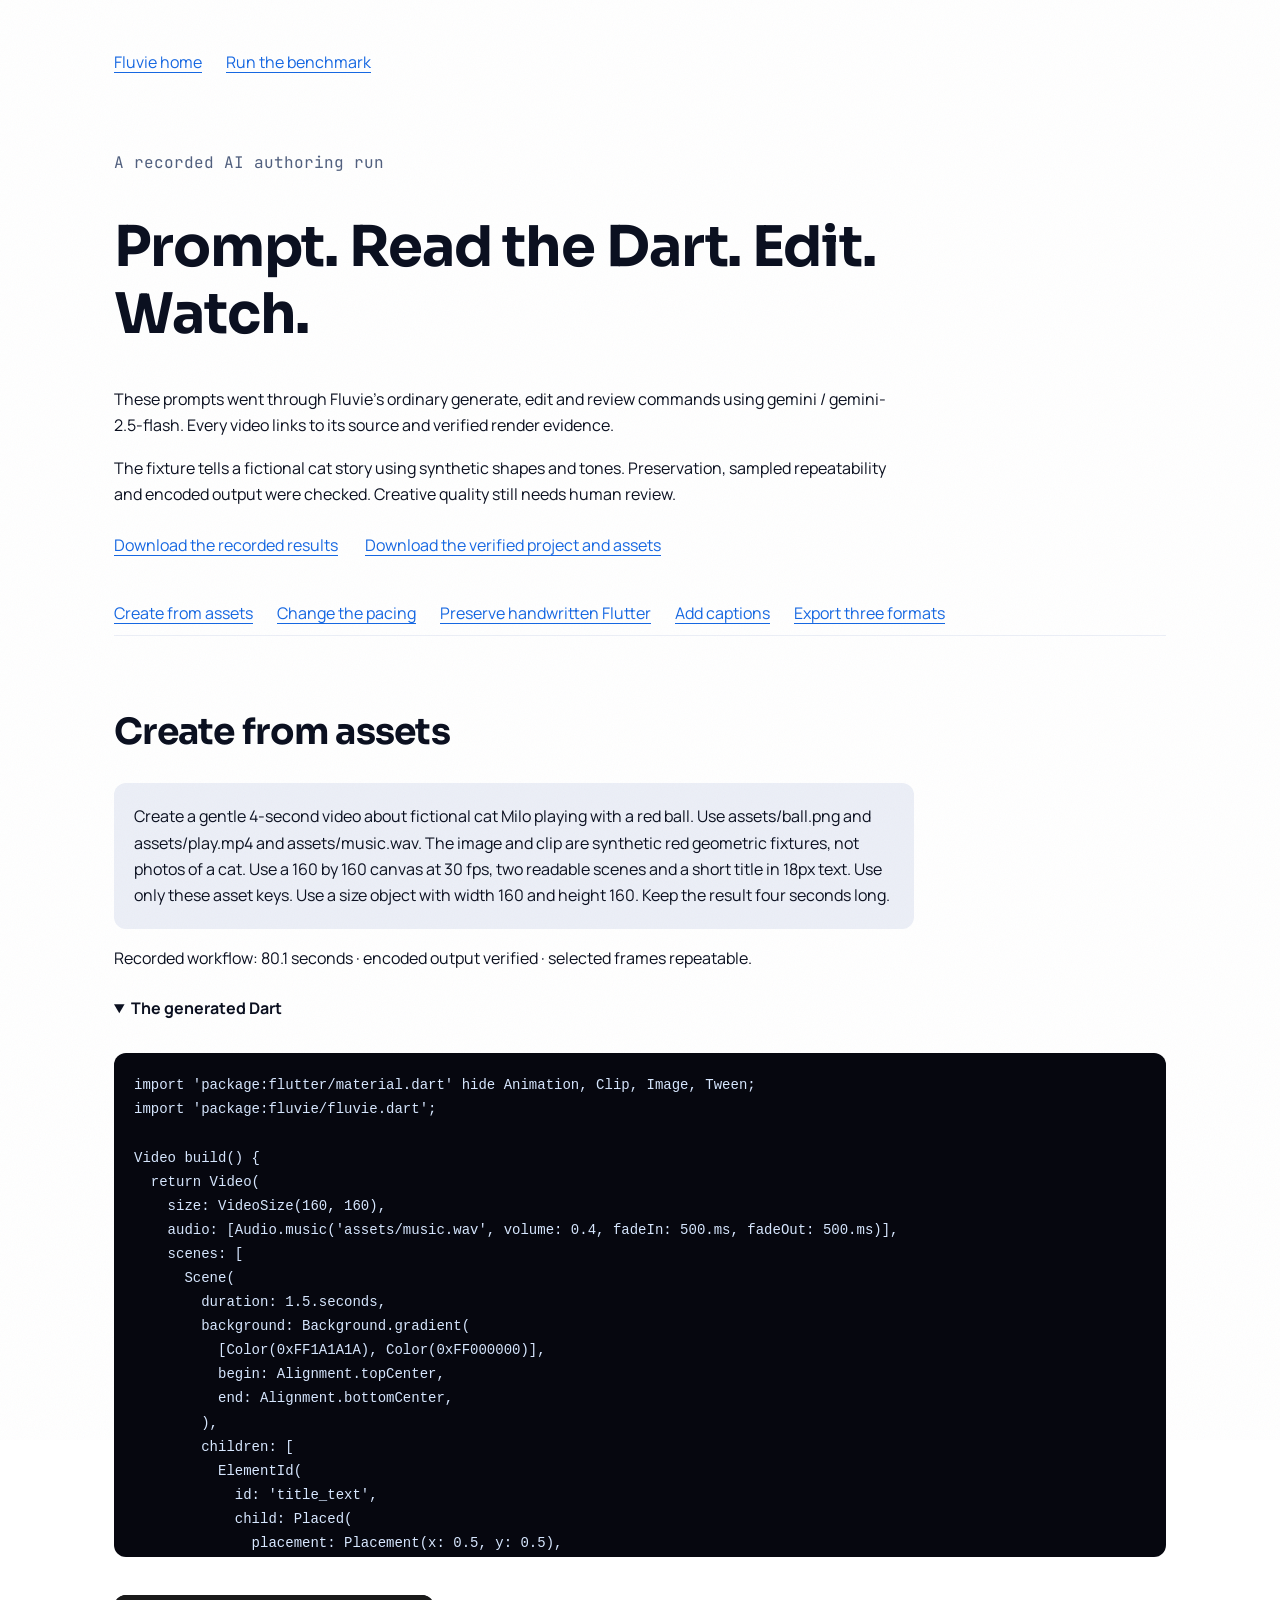
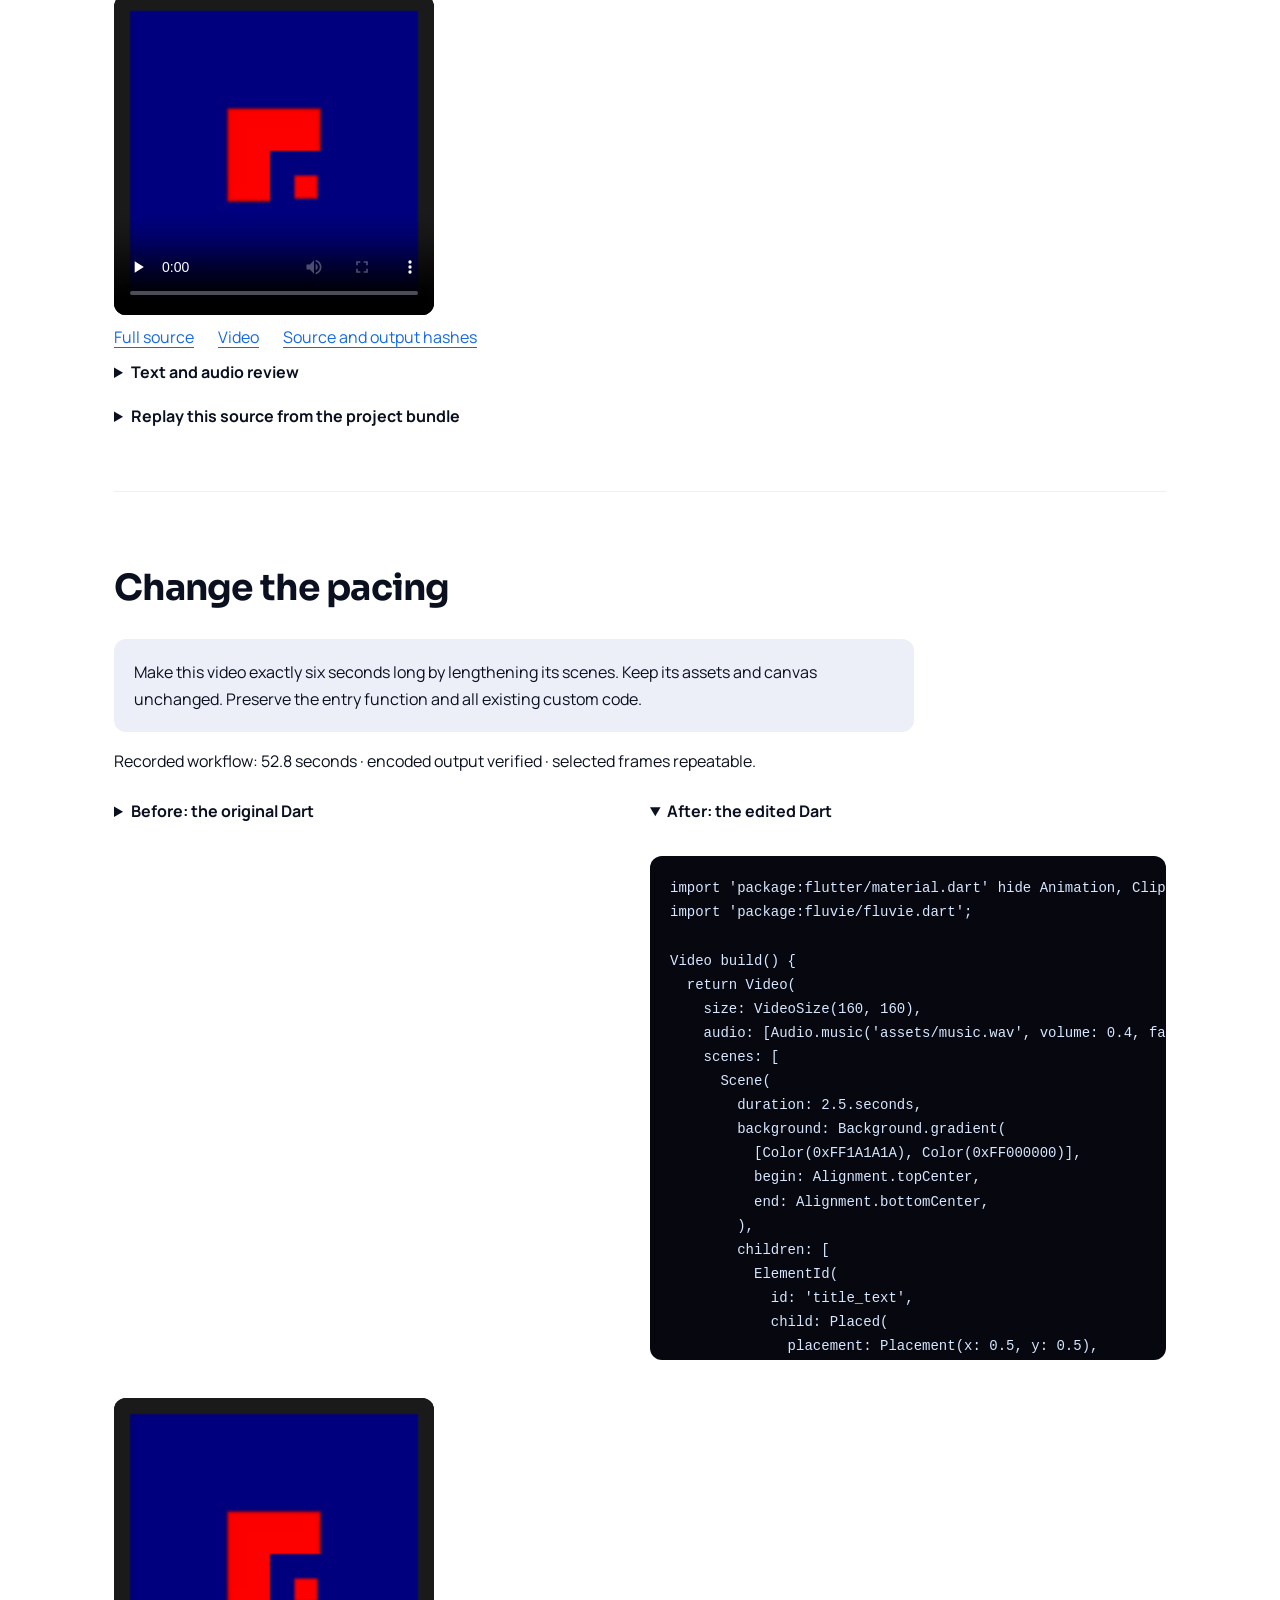
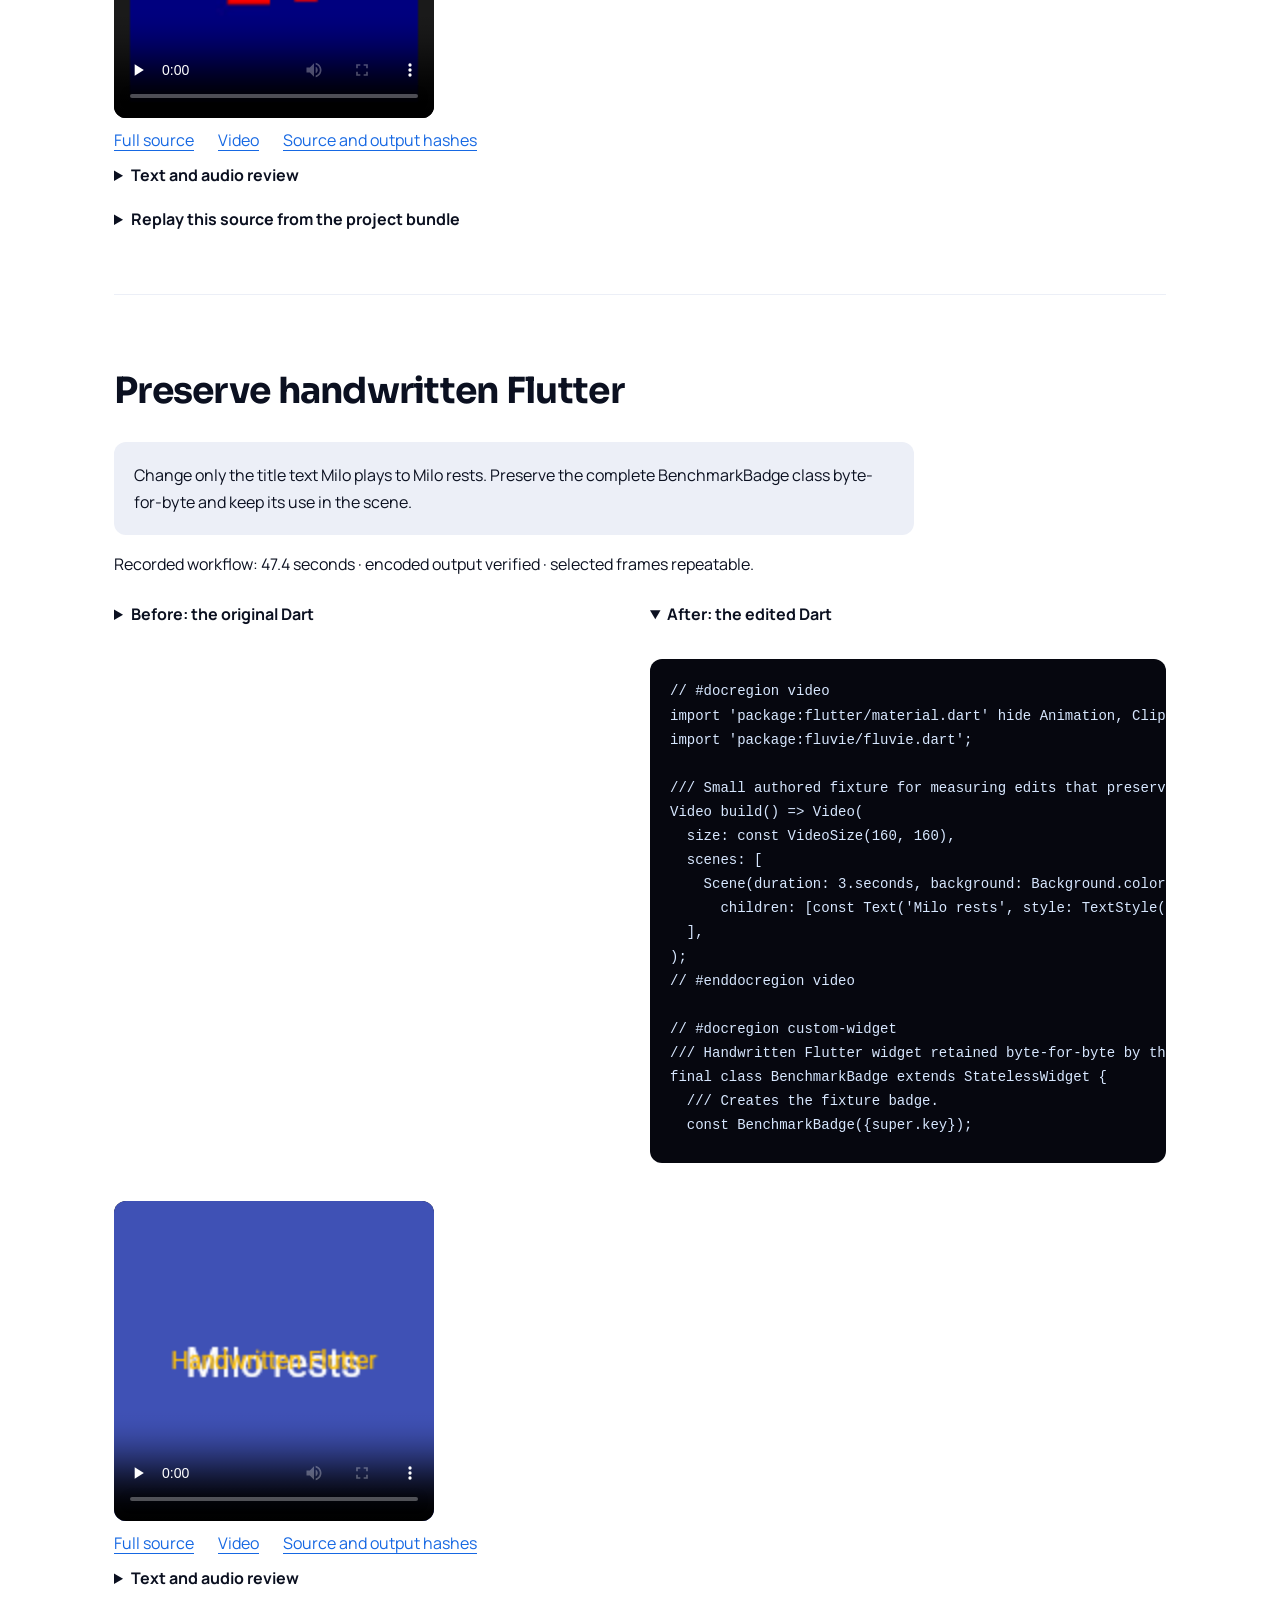
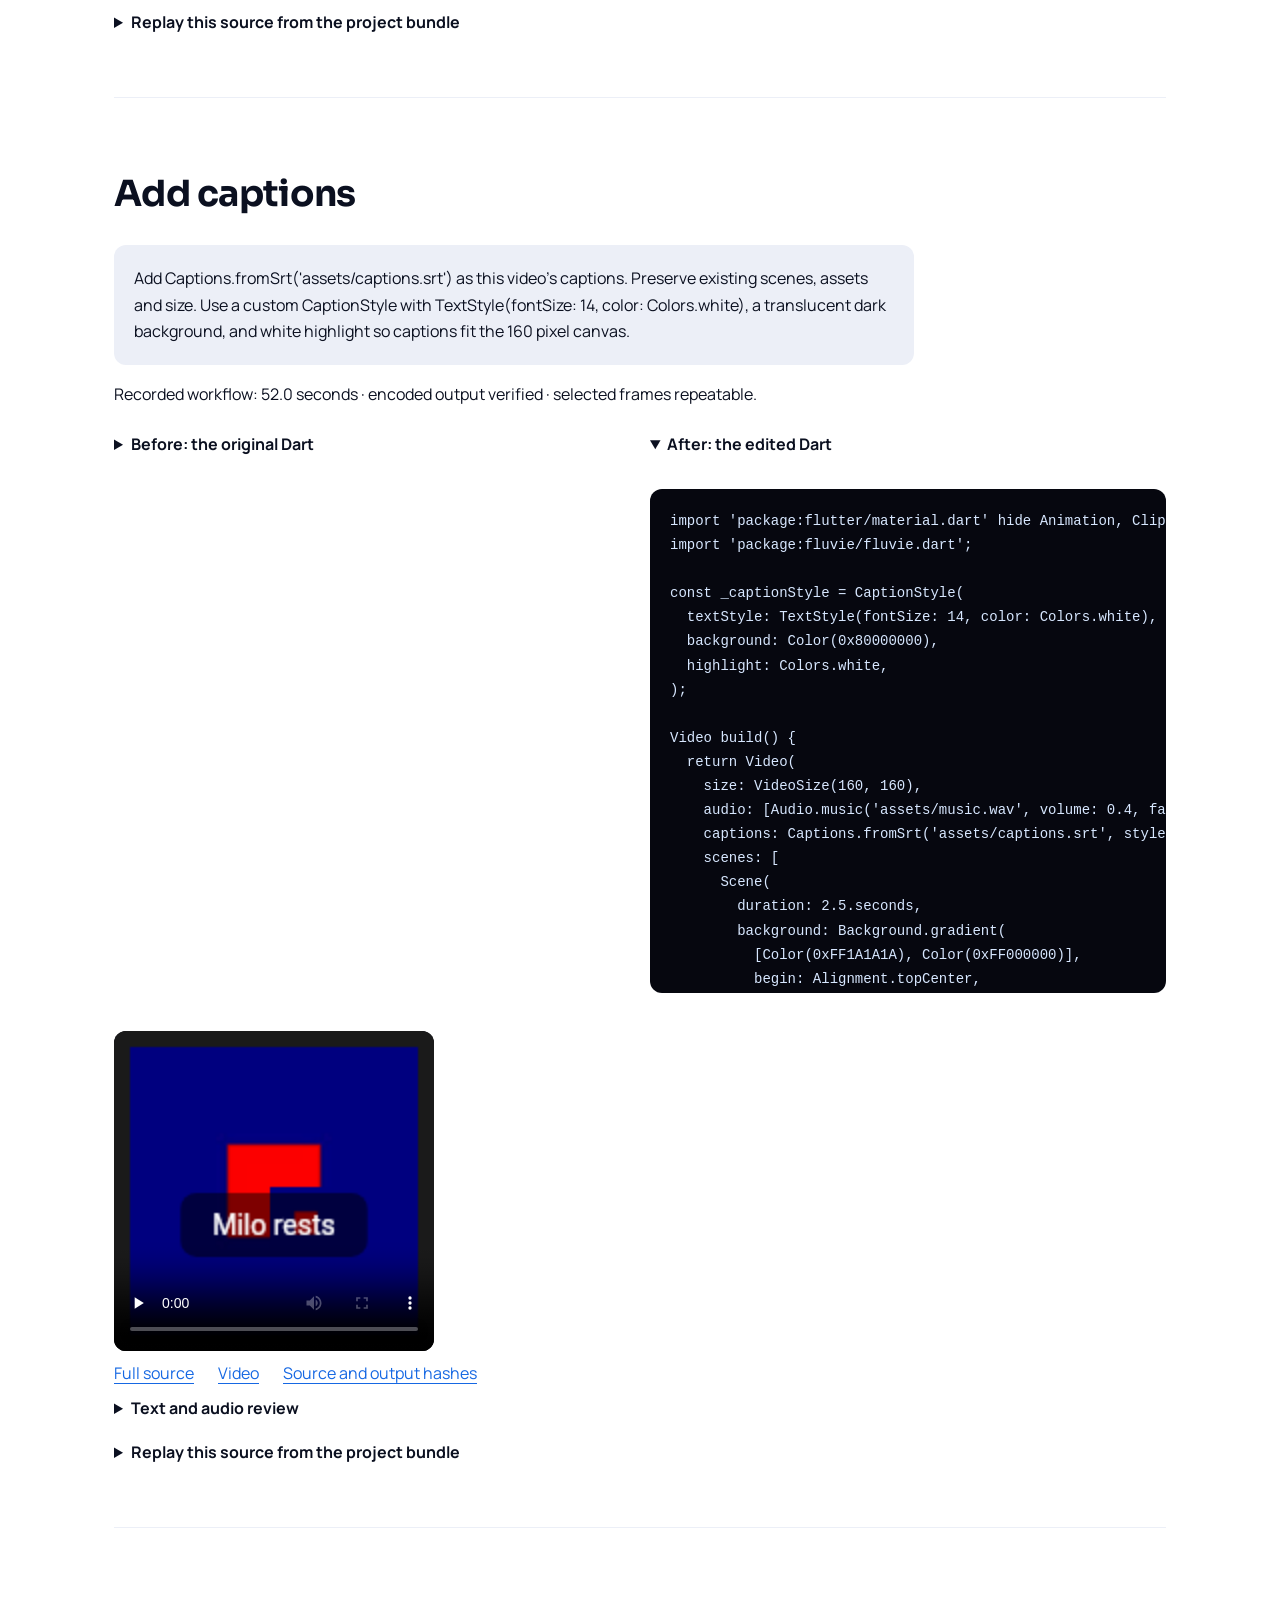
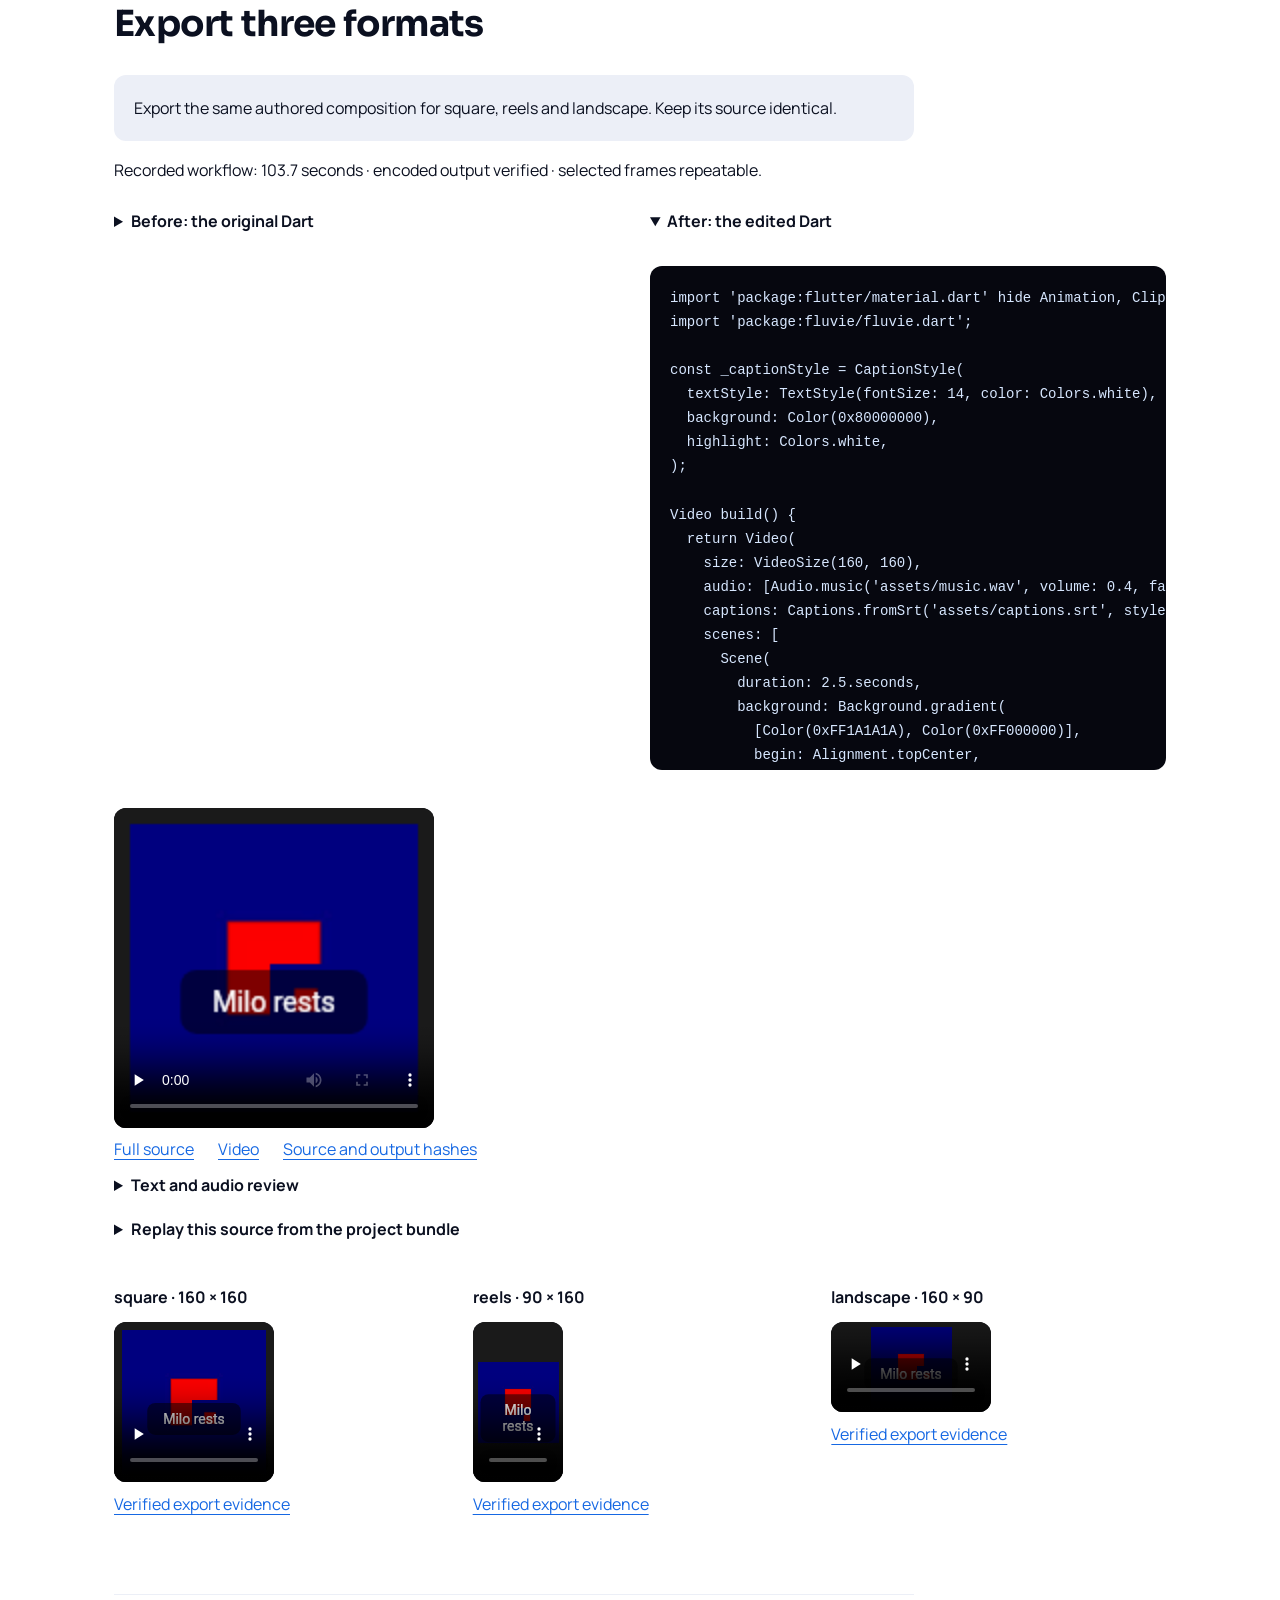
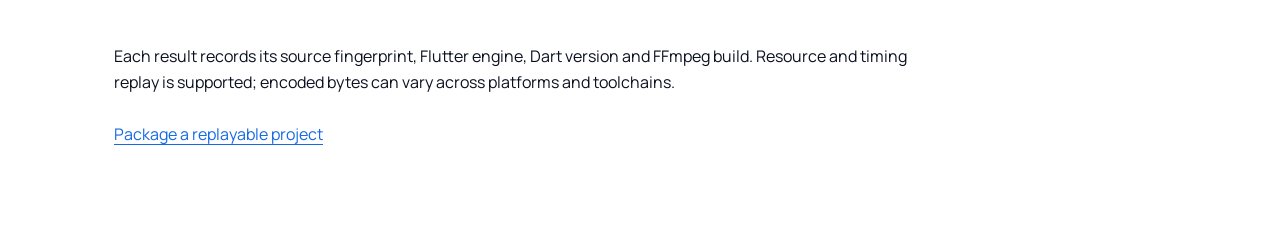
<file: authoring/index.html>
<!DOCTYPE html><html lang="en"> <head><meta charset="utf-8"><meta name="viewport" content="width=device-width, initial-scale=1"><title>Fluvie — you write widgets, Fluvie shoots the film</title><meta name="description" content="Fluvie is an open-source Dart library that renders a declarative Flutter widget tree to a real MP4. You say what the video is; Fluvie works out when everything happens, frame by frame. On-device, headless, MIT."><link rel="icon" type="image/svg+xml" href="/fluvie_logo.svg"><meta property="og:type" content="website"><meta property="og:url" content="https://fluvie.dev"><meta property="og:title" content="Fluvie — you write widgets, Fluvie shoots the film"><meta property="og:description" content="Open-source video, written in Flutter. A real widget tree goes in, a real MP4 comes out. On-device, headless, MIT."><meta property="og:image" content="https://fluvie.dev/og.png"><meta property="og:image:width" content="1200"><meta property="og:image:height" content="630"><meta name="twitter:card" content="summary_large_image"><meta name="twitter:title" content="Fluvie — you write widgets, Fluvie shoots the film"><meta name="twitter:description" content="Open-source video, written in Flutter. A real widget tree goes in, a real MP4 comes out. On-device, headless, MIT."><meta name="twitter:image" content="https://fluvie.dev/og.png"><link rel="preconnect" href="https://fonts.googleapis.com"><link rel="preconnect" href="https://fonts.gstatic.com" crossorigin><link href="https://fonts.googleapis.com/css2?family=Sora:wght@500;600;700;800&family=Manrope:wght@400;500;600;700&family=JetBrains+Mono:wght@400;500;700&display=swap" rel="stylesheet"><style>*{box-sizing:border-box}html,body{margin:0;padding:0}html{scroll-behavior:smooth}body{background:#fff}::selection{color:#0b1020;background:#bbe4ff}a,button{outline:none}a:focus-visible,button:focus-visible,input:focus-visible,[tabindex]:focus-visible{outline-offset:3px;border-radius:6px;outline:2px solid #1668e3}.flv-skip{z-index:90;color:#fff;background:#06070f;border-radius:10px;padding:10px 16px;font-family:Manrope,sans-serif;font-weight:600;text-decoration:none;transition:top .2s;position:fixed;top:-60px;left:16px}.flv-skip:focus{top:16px}input[type=range].flv-range{-webkit-appearance:none;appearance:none;background:#ffffff29;border-radius:6px;outline:none;height:6px}input[type=range].flv-range::-webkit-slider-thumb{-webkit-appearance:none;cursor:pointer;background:#fff;border:2px solid #36e1ff;border-radius:50%;width:16px;height:16px;box-shadow:0 0 10px #36e1ffe6}input[type=range].flv-range::-moz-range-thumb{cursor:pointer;background:#fff;border:2px solid #36e1ff;border-radius:50%;width:16px;height:16px}input[type=range].flv-lever{-webkit-appearance:none;appearance:none;background:#e3eaf6;border-radius:6px;height:6px}input[type=range].flv-lever::-webkit-slider-thumb{-webkit-appearance:none;cursor:grab;background:#1668e3;border-radius:50%;width:20px;height:20px;box-shadow:0 4px 12px #1668e366}input[type=range].flv-lever::-moz-range-thumb{cursor:grab;background:#1668e3;border:none;border-radius:50%;width:20px;height:20px}@keyframes flvGlow{0%,to{opacity:.55;transform:scale(1)}50%{opacity:.9;transform:scale(1.06)}}@keyframes flvFloat{0%,to{transform:translateY(0)}50%{transform:translateY(-14px)}}@keyframes flvFloat2{0%,to{transform:translateY(0)}50%{transform:translateY(12px)}}@keyframes flvFlare{0%,to{opacity:.35;transform:translate(-8%)scaleX(.9)}50%{opacity:.7;transform:translate(8%)scaleX(1.1)}}@keyframes flvWord{0%,8%{opacity:0;transform:translateY(18px)}26%,82%{opacity:1;transform:translateY(0)}to{opacity:0;transform:translateY(-10px)}}@keyframes flvFadeScale{0%{opacity:0;transform:scale(.84)}16%,80%{opacity:1;transform:scale(1)}to{opacity:0;transform:scale(1.07)}}@keyframes flvBar{0%{transform:scaleY(0)}34%,86%{transform:scaleY(1)}to{transform:scaleY(.2)}}@keyframes flvSheen{0%{transform:translate(-130%)skew(-18deg)}55%,to{transform:translate(260%)skew(-18deg)}}@keyframes flvBlink{0%,to{opacity:1}50%{opacity:.3}}@keyframes flvCaret{0%,49%{opacity:1}50%,to{opacity:0}}@keyframes flvRing{0%{stroke-dashoffset:264px}to{stroke-dashoffset:70px}}@keyframes flvGrain{0%{transform:translate(0)}25%{transform:translate(-5%,3%)}50%{transform:translate(4%,-4%)}75%{transform:translate(-3%,2%)}to{transform:translate(0)}}@media (width<=900px){.flv-grid-2,.flv-grid-3,.flv-grid-router,.flv-foot{grid-template-columns:1fr!important}.flv-pkg-row{grid-template-columns:44px 1fr!important}.flv-pkg-row .flv-pkg-line,.flv-pkg-row .flv-pkg-chip,.flv-nav-links{display:none!important}h1#hero-h{font-size:40px!important}.flv-h2{font-size:30px!important}}@media (prefers-reduced-motion:reduce){*,:before,:after{scroll-behavior:auto!important;transition-duration:.001ms!important;animation-duration:.001ms!important;animation-iteration-count:1!important}}
.authoring[data-astro-cid-t27gjiqp]{max-width:1100px;color:var(--ink);margin:auto;padding:40px 24px 80px;line-height:1.65}nav[data-astro-cid-t27gjiqp],.links[data-astro-cid-t27gjiqp]{flex-wrap:wrap;gap:12px 24px;display:flex}a[data-astro-cid-t27gjiqp]{color:var(--acc);text-underline-offset:4px;align-items:center;min-height:44px;display:inline-flex}header[data-astro-cid-t27gjiqp]{max-width:780px;padding:50px 0 24px}h1[data-astro-cid-t27gjiqp],h2[data-astro-cid-t27gjiqp]{letter-spacing:-.02em;font-family:Sora,sans-serif;line-height:1.2}h1[data-astro-cid-t27gjiqp]{font-size:clamp(32px,5vw,56px)}h2[data-astro-cid-t27gjiqp]{font-size:clamp(24px,3vw,36px)}.eyebrow[data-astro-cid-t27gjiqp]{color:var(--soft);font-family:JetBrains Mono,monospace}section[data-astro-cid-t27gjiqp]{border-top:1px solid var(--line);padding:44px 0;scroll-margin-top:24px}.prompt[data-astro-cid-t27gjiqp]{background:var(--line);border-radius:12px;max-width:80ch;padding:20px}.comparison[data-astro-cid-t27gjiqp]{grid-template-columns:repeat(auto-fit,minmax(min(100%,400px),1fr));gap:20px;margin:24px 0;display:grid}details[data-astro-cid-t27gjiqp]{min-width:0}summary[data-astro-cid-t27gjiqp]{cursor:pointer;min-height:44px;font-weight:700}pre[data-astro-cid-t27gjiqp]{background:var(--dark);color:#d7e7ff;border-radius:12px;max-height:36em;padding:20px;font:14px/1.65 JetBrains Mono,monospace;overflow:auto}video[data-astro-cid-t27gjiqp]{background:var(--dark);border-radius:12px;max-width:100%;height:auto;max-height:420px;display:block}footer[data-astro-cid-t27gjiqp]{border-top:1px solid var(--line);max-width:80ch;padding-top:32px}[data-astro-cid-t27gjiqp]:is(a,summary,pre):focus-visible{outline:3px solid var(--acc);outline-offset:4px}.formats[data-astro-cid-t27gjiqp]{grid-template-columns:repeat(auto-fit,minmax(min(100%,260px),1fr));gap:24px;display:grid}figure[data-astro-cid-t27gjiqp]{min-width:0;margin:24px 0}figcaption[data-astro-cid-t27gjiqp]{margin-bottom:12px;font-weight:700}header[data-astro-cid-t27gjiqp]>a[data-astro-cid-t27gjiqp]{margin-right:24px}
</style></head> <body> <div style="font-family:'Manrope',system-ui,sans-serif; color:#0B1020; background:#FFFFFF; overflow-x:hidden; position:relative; --ink:#0B1020; --soft:#51607F; --muted:#5E6B86; --line:#ECEFF7; --line2:#EAEFF8; --acc:#1668E3; --acc2:#36E1FF; --dark:#06070F; --dpanel:#0A0E1C; --dline:rgba(255,255,255,0.1); --dtext:#AEBBD8; --dmut:#6A7796; --grad:linear-gradient(120deg,#36E1FF,#1668E3 60%,#0B3FB0);"> <a href="#main" class="flv-skip">Skip to content</a> <!-- film grain --> <div aria-hidden="true" style="position:fixed; inset:-60%; z-index:9; pointer-events:none; opacity:0.045; mix-blend-mode:multiply; background-image:url(&quot;data:image/svg+xml,%3Csvg xmlns='http://www.w3.org/2000/svg' width='160' height='160'%3E%3Cfilter id='n'%3E%3CfeTurbulence type='fractalNoise' baseFrequency='0.82' numOctaves='2' stitchTiles='stitch'/%3E%3C/filter%3E%3Crect width='160' height='160' filter='url(%23n)'/%3E%3C/svg%3E&quot;); animation:flvGrain 7s steps(6) infinite;"></div> <!-- ambient blurry spots over the white body --> <div aria-hidden="true" style="position:absolute; inset:0; z-index:-1; pointer-events:none; overflow:hidden;"> <div style="position:absolute; left:-8%; top:14%; width:560px; height:560px; border-radius:50%; background:radial-gradient(circle,rgba(54,225,255,0.20),transparent 66%); filter:blur(46px); animation:flvGlow 12s ease-in-out infinite;"></div> <div style="position:absolute; right:-10%; top:36%; width:640px; height:640px; border-radius:50%; background:radial-gradient(circle,rgba(22,104,227,0.16),transparent 66%); filter:blur(52px); animation:flvGlow 15s ease-in-out infinite; animation-delay:1s;"></div> <div style="position:absolute; left:10%; top:60%; width:560px; height:560px; border-radius:50%; background:radial-gradient(circle,rgba(110,130,255,0.16),transparent 66%); filter:blur(50px); animation:flvGlow 13s ease-in-out infinite; animation-delay:2s;"></div> <div style="position:absolute; right:6%; top:82%; width:520px; height:520px; border-radius:50%; background:radial-gradient(circle,rgba(54,225,255,0.14),transparent 66%); filter:blur(48px); animation:flvGlow 16s ease-in-out infinite; animation-delay:1.5s;"></div> </div>  <main id="main" class="authoring" data-astro-cid-t27gjiqp> <nav aria-label="Authoring navigation" data-astro-cid-t27gjiqp><a href="/" data-astro-cid-t27gjiqp>Fluvie home</a><a href="https://docs.fluvie.dev/guides/authoring-benchmarks/" data-astro-cid-t27gjiqp>Run the benchmark</a></nav> <header data-astro-cid-t27gjiqp> <p class="eyebrow" data-astro-cid-t27gjiqp>A recorded AI authoring run</p> <h1 data-astro-cid-t27gjiqp>Prompt. Read the Dart. Edit. Watch.</h1> <p data-astro-cid-t27gjiqp>These prompts went through Fluvie’s ordinary generate, edit and review commands using gemini / gemini-2.5-flash. Every video links to its source and verified render evidence.</p> <p data-astro-cid-t27gjiqp>The fixture tells a fictional cat story using synthetic shapes and tones. Preservation, sampled repeatability and encoded output were checked. Creative quality still needs human review.</p> <a href="/media/authoring/benchmark.json" data-astro-cid-t27gjiqp>Download the recorded results</a> <a href="/media/authoring/project.fluvie.zip" data-astro-cid-t27gjiqp>Download the verified project and assets</a> </header> <nav class="cases" aria-label="Benchmark cases" data-astro-cid-t27gjiqp><a href="#create" data-astro-cid-t27gjiqp>Create from assets</a><a href="#pacing" data-astro-cid-t27gjiqp>Change the pacing</a><a href="#custom_widget" data-astro-cid-t27gjiqp>Preserve handwritten Flutter</a><a href="#captions" data-astro-cid-t27gjiqp>Add captions</a><a href="#formats" data-astro-cid-t27gjiqp>Export three formats</a></nav> <section id="create" aria-labelledby="create-heading" data-astro-cid-t27gjiqp> <h2 id="create-heading" data-astro-cid-t27gjiqp>Create from assets</h2> <p class="prompt" data-astro-cid-t27gjiqp>Create a gentle 4-second video about fictional cat Milo playing with a red ball. Use assets/ball.png and assets/play.mp4 and assets/music.wav. The image and clip are synthetic red geometric fixtures, not photos of a cat. Use a 160 by 160 canvas at 30 fps, two readable scenes and a short title in 18px text. Use only these asset keys. Use a size object with width 160 and height 160. Keep the result four seconds long.</p> <p data-astro-cid-t27gjiqp>Recorded workflow: 80.1 seconds · encoded output verified · selected frames repeatable.</p> <div class="comparison" data-astro-cid-t27gjiqp>  <details open data-astro-cid-t27gjiqp><summary data-astro-cid-t27gjiqp>The generated Dart</summary><pre tabindex="0" data-astro-cid-t27gjiqp><code data-astro-cid-t27gjiqp>import &#39;package:flutter/material.dart&#39; hide Animation, Clip, Image, Tween;
import &#39;package:fluvie/fluvie.dart&#39;;

Video build() {
  return Video(
    size: VideoSize(160, 160),
    audio: [Audio.music(&#39;assets/music.wav&#39;, volume: 0.4, fadeIn: 500.ms, fadeOut: 500.ms)],
    scenes: [
      Scene(
        duration: 1.5.seconds,
        background: Background.gradient(
          [Color(0xFF1A1A1A), Color(0xFF000000)],
          begin: Alignment.topCenter,
          end: Alignment.bottomCenter,
        ),
        children: [
          ElementId(
            id: &#39;title_text&#39;,
            child: Placed(
              placement: Placement(x: 0.5, y: 0.5),
              child: Text(
                &#39;Milo and the Red Ball&#39;,
                style: TextStyle(
                  color: Color(0xFFFFFFFF),
                  fontSize: 18,
                  fontWeight: FontWeight.bold,
                ),
              ).animate([Animation.fadeIn(duration: 0.8.seconds, delay: 0.3.seconds)]),
            ),
          ),
        ],
      ),
      Scene(
        duration: 2.5.seconds,
        background: Background.color(Color(0xFF1A1A1A)),
        children: [
          ElementId(
            id: &#39;milo_play_clip&#39;,
            child: Placed(
              placement: Placement(x: 0.5, y: 0.5, width: 0.9, height: 0.9),
              child: Clip.asset(
                &#39;assets/play.mp4&#39;,
                fit: BoxFit.contain,
                audio: ClipAudio.muted(),
              ).animate([Animation.fadeIn(duration: 0.5.seconds)]),
            ),
          ),
          ElementId(
            id: &#39;red_ball_image&#39;,
            child: Placed(
              placement: Placement(x: 0.6, y: 0.6, width: 0.2, height: 0.2),
              child: Image.asset(&#39;assets/ball.png&#39;).animate([
                Animation.pop(duration: 0.4.seconds, delay: 0.2.seconds),
                Animation.drift(delay: 0.6.seconds),
              ]),
            ),
          ),
        ],
      ),
    ],
  );
}
</code></pre></details> </div> <video controls preload="none" width="320" height="320" poster="/media/authoring/create.png" aria-label="Create from assets video" src="/media/authoring/create.mp4" data-astro-cid-t27gjiqp> <a href="/media/authoring/create.mp4" data-astro-cid-t27gjiqp>Download the video</a> </video> <div class="links" data-astro-cid-t27gjiqp><a href="/media/authoring/create.dart" data-astro-cid-t27gjiqp>Full source</a><a href="/media/authoring/create.mp4" data-astro-cid-t27gjiqp>Video</a><a href="/media/authoring/create.proof.json" data-astro-cid-t27gjiqp>Source and output hashes</a></div> <details data-astro-cid-t27gjiqp><summary data-astro-cid-t27gjiqp>Text and audio review</summary> <p data-astro-cid-t27gjiqp>Laid-out Flutter paragraphs at selected frames. Reading time uses the declared timing window. Custom painters, rasterized text and actual glyph font substitution are not inspected.</p> <p data-astro-cid-t27gjiqp>Applicable measurements completed.</p> <p data-astro-cid-t27gjiqp>No findings in the sampled text and measured audio. Creative quality needs human review.</p> </details> <details data-astro-cid-t27gjiqp><summary data-astro-cid-t27gjiqp>Replay this source from the project bundle</summary><pre tabindex="0" data-astro-cid-t27gjiqp><code data-astro-cid-t27gjiqp>fluvie bundle unpack project.fluvie.zip --dir replay
cd replay/project
flutter pub get --enforce-lockfile
fluvie render lib/benchmark_create_hmyag0afal1b083zm.dart</code></pre></details>  </section><section id="pacing" aria-labelledby="pacing-heading" data-astro-cid-t27gjiqp> <h2 id="pacing-heading" data-astro-cid-t27gjiqp>Change the pacing</h2> <p class="prompt" data-astro-cid-t27gjiqp>Make this video exactly six seconds long by lengthening its scenes. Keep its assets and canvas unchanged. Preserve the entry function and all existing custom code.</p> <p data-astro-cid-t27gjiqp>Recorded workflow: 52.8 seconds · encoded output verified · selected frames repeatable.</p> <div class="comparison" data-astro-cid-t27gjiqp> <details data-astro-cid-t27gjiqp><summary data-astro-cid-t27gjiqp>Before: the original Dart</summary><pre tabindex="0" data-astro-cid-t27gjiqp><code data-astro-cid-t27gjiqp>import &#39;package:flutter/material.dart&#39; hide Animation, Clip, Image, Tween;
import &#39;package:fluvie/fluvie.dart&#39;;

Video build() {
  return Video(
    size: VideoSize(160, 160),
    audio: [Audio.music(&#39;assets/music.wav&#39;, volume: 0.4, fadeIn: 500.ms, fadeOut: 500.ms)],
    scenes: [
      Scene(
        duration: 1.5.seconds,
        background: Background.gradient(
          [Color(0xFF1A1A1A), Color(0xFF000000)],
          begin: Alignment.topCenter,
          end: Alignment.bottomCenter,
        ),
        children: [
          ElementId(
            id: &#39;title_text&#39;,
            child: Placed(
              placement: Placement(x: 0.5, y: 0.5),
              child: Text(
                &#39;Milo and the Red Ball&#39;,
                style: TextStyle(
                  color: Color(0xFFFFFFFF),
                  fontSize: 18,
                  fontWeight: FontWeight.bold,
                ),
              ).animate([Animation.fadeIn(duration: 0.8.seconds, delay: 0.3.seconds)]),
            ),
          ),
        ],
      ),
      Scene(
        duration: 2.5.seconds,
        background: Background.color(Color(0xFF1A1A1A)),
        children: [
          ElementId(
            id: &#39;milo_play_clip&#39;,
            child: Placed(
              placement: Placement(x: 0.5, y: 0.5, width: 0.9, height: 0.9),
              child: Clip.asset(
                &#39;assets/play.mp4&#39;,
                fit: BoxFit.contain,
                audio: ClipAudio.muted(),
              ).animate([Animation.fadeIn(duration: 0.5.seconds)]),
            ),
          ),
          ElementId(
            id: &#39;red_ball_image&#39;,
            child: Placed(
              placement: Placement(x: 0.6, y: 0.6, width: 0.2, height: 0.2),
              child: Image.asset(&#39;assets/ball.png&#39;).animate([
                Animation.pop(duration: 0.4.seconds, delay: 0.2.seconds),
                Animation.drift(delay: 0.6.seconds),
              ]),
            ),
          ),
        ],
      ),
    ],
  );
}
</code></pre><a href="/media/authoring/pacing.before.dart" data-astro-cid-t27gjiqp>Download original source</a></details> <details open data-astro-cid-t27gjiqp><summary data-astro-cid-t27gjiqp>After: the edited Dart</summary><pre tabindex="0" data-astro-cid-t27gjiqp><code data-astro-cid-t27gjiqp>import &#39;package:flutter/material.dart&#39; hide Animation, Clip, Image, Tween;
import &#39;package:fluvie/fluvie.dart&#39;;

Video build() {
  return Video(
    size: VideoSize(160, 160),
    audio: [Audio.music(&#39;assets/music.wav&#39;, volume: 0.4, fadeIn: 500.ms, fadeOut: 500.ms)],
    scenes: [
      Scene(
        duration: 2.5.seconds,
        background: Background.gradient(
          [Color(0xFF1A1A1A), Color(0xFF000000)],
          begin: Alignment.topCenter,
          end: Alignment.bottomCenter,
        ),
        children: [
          ElementId(
            id: &#39;title_text&#39;,
            child: Placed(
              placement: Placement(x: 0.5, y: 0.5),
              child: Text(
                &#39;Milo and the Red Ball&#39;,
                style: TextStyle(
                  color: Color(0xFFFFFFFF),
                  fontSize: 18,
                  fontWeight: FontWeight.bold,
                ),
              ).animate([Animation.fadeIn(duration: 0.8.seconds, delay: 0.3.seconds)]),
            ),
          ),
        ],
      ),
      Scene(
        duration: 3.5.seconds,
        background: Background.color(Color(0xFF1A1A1A)),
        children: [
          ElementId(
            id: &#39;milo_play_clip&#39;,
            child: Placed(
              placement: Placement(x: 0.5, y: 0.5, width: 0.9, height: 0.9),
              child: Clip.asset(
                &#39;assets/play.mp4&#39;,
                fit: BoxFit.contain,
                audio: ClipAudio.muted(),
              ).animate([Animation.fadeIn(duration: 0.5.seconds)]),
            ),
          ),
          ElementId(
            id: &#39;red_ball_image&#39;,
            child: Placed(
              placement: Placement(x: 0.6, y: 0.6, width: 0.2, height: 0.2),
              child: Image.asset(&#39;assets/ball.png&#39;).animate([
                Animation.pop(duration: 0.4.seconds, delay: 0.2.seconds),
                Animation.drift(delay: 0.6.seconds),
              ]),
            ),
          ),
        ],
      ),
    ],
  );
}
</code></pre></details> </div> <video controls preload="none" width="320" height="320" poster="/media/authoring/pacing.png" aria-label="Change the pacing video" src="/media/authoring/pacing.mp4" data-astro-cid-t27gjiqp> <a href="/media/authoring/pacing.mp4" data-astro-cid-t27gjiqp>Download the video</a> </video> <div class="links" data-astro-cid-t27gjiqp><a href="/media/authoring/pacing.dart" data-astro-cid-t27gjiqp>Full source</a><a href="/media/authoring/pacing.mp4" data-astro-cid-t27gjiqp>Video</a><a href="/media/authoring/pacing.proof.json" data-astro-cid-t27gjiqp>Source and output hashes</a></div> <details data-astro-cid-t27gjiqp><summary data-astro-cid-t27gjiqp>Text and audio review</summary> <p data-astro-cid-t27gjiqp>Laid-out Flutter paragraphs at selected frames. Reading time uses the declared timing window. Custom painters, rasterized text and actual glyph font substitution are not inspected.</p> <p data-astro-cid-t27gjiqp>Applicable measurements completed.</p> <p data-astro-cid-t27gjiqp>No findings in the sampled text and measured audio. Creative quality needs human review.</p> </details> <details data-astro-cid-t27gjiqp><summary data-astro-cid-t27gjiqp>Replay this source from the project bundle</summary><pre tabindex="0" data-astro-cid-t27gjiqp><code data-astro-cid-t27gjiqp>fluvie bundle unpack project.fluvie.zip --dir replay
cd replay/project
flutter pub get --enforce-lockfile
fluvie render lib/benchmark_pacing_hmyahbyttw172j36j.dart</code></pre></details>  </section><section id="custom_widget" aria-labelledby="custom_widget-heading" data-astro-cid-t27gjiqp> <h2 id="custom_widget-heading" data-astro-cid-t27gjiqp>Preserve handwritten Flutter</h2> <p class="prompt" data-astro-cid-t27gjiqp>Change only the title text Milo plays to Milo rests. Preserve the complete BenchmarkBadge class byte-for-byte and keep its use in the scene.</p> <p data-astro-cid-t27gjiqp>Recorded workflow: 47.4 seconds · encoded output verified · selected frames repeatable.</p> <div class="comparison" data-astro-cid-t27gjiqp> <details data-astro-cid-t27gjiqp><summary data-astro-cid-t27gjiqp>Before: the original Dart</summary><pre tabindex="0" data-astro-cid-t27gjiqp><code data-astro-cid-t27gjiqp>// #docregion video
import &#39;package:flutter/material.dart&#39; hide Animation, Clip, Image, Tween;
import &#39;package:fluvie/fluvie.dart&#39;;

/// Small authored fixture for measuring edits that preserve custom Flutter code.
Video build() =&gt; Video(
  size: const VideoSize(160, 160),
  scenes: [
    Scene(duration: 3.seconds, background: Background.color(Colors.indigo),
      children: [const Text(&#39;Milo plays&#39;, style: TextStyle(fontSize: 20)), const BenchmarkBadge()]),
  ],
);
// #enddocregion video

// #docregion custom-widget
/// Handwritten Flutter widget retained byte-for-byte by the benchmark edit.
final class BenchmarkBadge extends StatelessWidget {
  /// Creates the fixture badge.
  const BenchmarkBadge({super.key});

  @override
  Widget build(BuildContext context) =&gt; const Padding(
    padding: EdgeInsets.all(8),
    child: Text(&#39;Handwritten Flutter&#39;, style: TextStyle(fontSize: 12, color: Colors.amber)),
  );
}
// #enddocregion custom-widget
</code></pre><a href="/media/authoring/custom_widget.before.dart" data-astro-cid-t27gjiqp>Download original source</a></details> <details open data-astro-cid-t27gjiqp><summary data-astro-cid-t27gjiqp>After: the edited Dart</summary><pre tabindex="0" data-astro-cid-t27gjiqp><code data-astro-cid-t27gjiqp>// #docregion video
import &#39;package:flutter/material.dart&#39; hide Animation, Clip, Image, Tween;
import &#39;package:fluvie/fluvie.dart&#39;;

/// Small authored fixture for measuring edits that preserve custom Flutter code.
Video build() =&gt; Video(
  size: const VideoSize(160, 160),
  scenes: [
    Scene(duration: 3.seconds, background: Background.color(Colors.indigo),
      children: [const Text(&#39;Milo rests&#39;, style: TextStyle(fontSize: 20)), const BenchmarkBadge()]),
  ],
);
// #enddocregion video

// #docregion custom-widget
/// Handwritten Flutter widget retained byte-for-byte by the benchmark edit.
final class BenchmarkBadge extends StatelessWidget {
  /// Creates the fixture badge.
  const BenchmarkBadge({super.key});

  @override
  Widget build(BuildContext context) =&gt; const Padding(
    padding: EdgeInsets.all(8),
    child: Text(&#39;Handwritten Flutter&#39;, style: TextStyle(fontSize: 12, color: Colors.amber)),
  );
}
// #enddocregion custom-widget
</code></pre></details> </div> <video controls preload="none" width="320" height="320" poster="/media/authoring/custom_widget.png" aria-label="Preserve handwritten Flutter video" src="/media/authoring/custom_widget.mp4" data-astro-cid-t27gjiqp> <a href="/media/authoring/custom_widget.mp4" data-astro-cid-t27gjiqp>Download the video</a> </video> <div class="links" data-astro-cid-t27gjiqp><a href="/media/authoring/custom_widget.dart" data-astro-cid-t27gjiqp>Full source</a><a href="/media/authoring/custom_widget.mp4" data-astro-cid-t27gjiqp>Video</a><a href="/media/authoring/custom_widget.proof.json" data-astro-cid-t27gjiqp>Source and output hashes</a></div> <details data-astro-cid-t27gjiqp><summary data-astro-cid-t27gjiqp>Text and audio review</summary> <p data-astro-cid-t27gjiqp>Laid-out Flutter paragraphs at selected frames. Reading time uses the declared timing window. Custom painters, rasterized text and actual glyph font substitution are not inspected.</p> <p data-astro-cid-t27gjiqp>Applicable measurements completed.</p> <p data-astro-cid-t27gjiqp>No findings in the sampled text and measured audio. Creative quality needs human review.</p> </details> <details data-astro-cid-t27gjiqp><summary data-astro-cid-t27gjiqp>Replay this source from the project bundle</summary><pre tabindex="0" data-astro-cid-t27gjiqp><code data-astro-cid-t27gjiqp>fluvie bundle unpack project.fluvie.zip --dir replay
cd replay/project
flutter pub get --enforce-lockfile
fluvie render lib/benchmark_custom_widget_hmyai7fcblt0t13j.dart</code></pre></details>  </section><section id="captions" aria-labelledby="captions-heading" data-astro-cid-t27gjiqp> <h2 id="captions-heading" data-astro-cid-t27gjiqp>Add captions</h2> <p class="prompt" data-astro-cid-t27gjiqp>Add Captions.fromSrt(&#39;assets/captions.srt&#39;) as this video&#39;s captions. Preserve existing scenes, assets and size. Use a custom CaptionStyle with TextStyle(fontSize: 14, color: Colors.white), a translucent dark background, and white highlight so captions fit the 160 pixel canvas.</p> <p data-astro-cid-t27gjiqp>Recorded workflow: 52.0 seconds · encoded output verified · selected frames repeatable.</p> <div class="comparison" data-astro-cid-t27gjiqp> <details data-astro-cid-t27gjiqp><summary data-astro-cid-t27gjiqp>Before: the original Dart</summary><pre tabindex="0" data-astro-cid-t27gjiqp><code data-astro-cid-t27gjiqp>import &#39;package:flutter/material.dart&#39; hide Animation, Clip, Image, Tween;
import &#39;package:fluvie/fluvie.dart&#39;;

Video build() {
  return Video(
    size: VideoSize(160, 160),
    audio: [Audio.music(&#39;assets/music.wav&#39;, volume: 0.4, fadeIn: 500.ms, fadeOut: 500.ms)],
    scenes: [
      Scene(
        duration: 2.5.seconds,
        background: Background.gradient(
          [Color(0xFF1A1A1A), Color(0xFF000000)],
          begin: Alignment.topCenter,
          end: Alignment.bottomCenter,
        ),
        children: [
          ElementId(
            id: &#39;title_text&#39;,
            child: Placed(
              placement: Placement(x: 0.5, y: 0.5),
              child: Text(
                &#39;Milo and the Red Ball&#39;,
                style: TextStyle(
                  color: Color(0xFFFFFFFF),
                  fontSize: 18,
                  fontWeight: FontWeight.bold,
                ),
              ).animate([Animation.fadeIn(duration: 0.8.seconds, delay: 0.3.seconds)]),
            ),
          ),
        ],
      ),
      Scene(
        duration: 3.5.seconds,
        background: Background.color(Color(0xFF1A1A1A)),
        children: [
          ElementId(
            id: &#39;milo_play_clip&#39;,
            child: Placed(
              placement: Placement(x: 0.5, y: 0.5, width: 0.9, height: 0.9),
              child: Clip.asset(
                &#39;assets/play.mp4&#39;,
                fit: BoxFit.contain,
                audio: ClipAudio.muted(),
              ).animate([Animation.fadeIn(duration: 0.5.seconds)]),
            ),
          ),
          ElementId(
            id: &#39;red_ball_image&#39;,
            child: Placed(
              placement: Placement(x: 0.6, y: 0.6, width: 0.2, height: 0.2),
              child: Image.asset(&#39;assets/ball.png&#39;).animate([
                Animation.pop(duration: 0.4.seconds, delay: 0.2.seconds),
                Animation.drift(delay: 0.6.seconds),
              ]),
            ),
          ),
        ],
      ),
    ],
  );
}
</code></pre><a href="/media/authoring/captions.before.dart" data-astro-cid-t27gjiqp>Download original source</a></details> <details open data-astro-cid-t27gjiqp><summary data-astro-cid-t27gjiqp>After: the edited Dart</summary><pre tabindex="0" data-astro-cid-t27gjiqp><code data-astro-cid-t27gjiqp>import &#39;package:flutter/material.dart&#39; hide Animation, Clip, Image, Tween;
import &#39;package:fluvie/fluvie.dart&#39;;

const _captionStyle = CaptionStyle(
  textStyle: TextStyle(fontSize: 14, color: Colors.white),
  background: Color(0x80000000),
  highlight: Colors.white,
);

Video build() {
  return Video(
    size: VideoSize(160, 160),
    audio: [Audio.music(&#39;assets/music.wav&#39;, volume: 0.4, fadeIn: 500.ms, fadeOut: 500.ms)],
    captions: Captions.fromSrt(&#39;assets/captions.srt&#39;, style: _captionStyle),
    scenes: [
      Scene(
        duration: 2.5.seconds,
        background: Background.gradient(
          [Color(0xFF1A1A1A), Color(0xFF000000)],
          begin: Alignment.topCenter,
          end: Alignment.bottomCenter,
        ),
        children: [
          ElementId(
            id: &#39;title_text&#39;,
            child: Placed(
              placement: Placement(x: 0.5, y: 0.5),
              child: Text(
                &#39;Milo and the Red Ball&#39;,
                style: TextStyle(
                  color: Color(0xFFFFFFFF),
                  fontSize: 18,
                  fontWeight: FontWeight.bold,
                ),
              ).animate([Animation.fadeIn(duration: 0.8.seconds, delay: 0.3.seconds)]),
            ),
          ),
        ],
      ),
      Scene(
        duration: 3.5.seconds,
        background: Background.color(Color(0xFF1A1A1A)),
        children: [
          ElementId(
            id: &#39;milo_play_clip&#39;,
            child: Placed(
              placement: Placement(x: 0.5, y: 0.5, width: 0.9, height: 0.9),
              child: Clip.asset(
                &#39;assets/play.mp4&#39;,
                fit: BoxFit.contain,
                audio: ClipAudio.muted(),
              ).animate([Animation.fadeIn(duration: 0.5.seconds)]),
            ),
          ),
          ElementId(
            id: &#39;red_ball_image&#39;,
            child: Placed(
              placement: Placement(x: 0.6, y: 0.6, width: 0.2, height: 0.2),
              child: Image.asset(&#39;assets/ball.png&#39;).animate([
                Animation.pop(duration: 0.4.seconds, delay: 0.2.seconds),
                Animation.drift(delay: 0.6.seconds),
              ]),
            ),
          ),
        ],
      ),
    ],
  );
}
</code></pre></details> </div> <video controls preload="none" width="320" height="320" poster="/media/authoring/captions.png" aria-label="Add captions video" src="/media/authoring/captions.mp4" data-astro-cid-t27gjiqp> <a href="/media/authoring/captions.mp4" data-astro-cid-t27gjiqp>Download the video</a> </video> <div class="links" data-astro-cid-t27gjiqp><a href="/media/authoring/captions.dart" data-astro-cid-t27gjiqp>Full source</a><a href="/media/authoring/captions.mp4" data-astro-cid-t27gjiqp>Video</a><a href="/media/authoring/captions.proof.json" data-astro-cid-t27gjiqp>Source and output hashes</a></div> <details data-astro-cid-t27gjiqp><summary data-astro-cid-t27gjiqp>Text and audio review</summary> <p data-astro-cid-t27gjiqp>Laid-out Flutter paragraphs at selected frames. Reading time uses the declared timing window. Custom painters, rasterized text and actual glyph font substitution are not inspected.</p> <p data-astro-cid-t27gjiqp>Applicable measurements completed.</p> <p data-astro-cid-t27gjiqp>No findings in the sampled text and measured audio. Creative quality needs human review.</p> </details> <details data-astro-cid-t27gjiqp><summary data-astro-cid-t27gjiqp>Replay this source from the project bundle</summary><pre tabindex="0" data-astro-cid-t27gjiqp><code data-astro-cid-t27gjiqp>fluvie bundle unpack project.fluvie.zip --dir replay
cd replay/project
flutter pub get --enforce-lockfile
fluvie render lib/benchmark_captions_hmyaiznt7b1wggy0z.dart</code></pre></details>  </section><section id="formats" aria-labelledby="formats-heading" data-astro-cid-t27gjiqp> <h2 id="formats-heading" data-astro-cid-t27gjiqp>Export three formats</h2> <p class="prompt" data-astro-cid-t27gjiqp>Export the same authored composition for square, reels and landscape. Keep its source identical.</p> <p data-astro-cid-t27gjiqp>Recorded workflow: 103.7 seconds · encoded output verified · selected frames repeatable.</p> <div class="comparison" data-astro-cid-t27gjiqp> <details data-astro-cid-t27gjiqp><summary data-astro-cid-t27gjiqp>Before: the original Dart</summary><pre tabindex="0" data-astro-cid-t27gjiqp><code data-astro-cid-t27gjiqp>import &#39;package:flutter/material.dart&#39; hide Animation, Clip, Image, Tween;
import &#39;package:fluvie/fluvie.dart&#39;;

const _captionStyle = CaptionStyle(
  textStyle: TextStyle(fontSize: 14, color: Colors.white),
  background: Color(0x80000000),
  highlight: Colors.white,
);

Video build() {
  return Video(
    size: VideoSize(160, 160),
    audio: [Audio.music(&#39;assets/music.wav&#39;, volume: 0.4, fadeIn: 500.ms, fadeOut: 500.ms)],
    captions: Captions.fromSrt(&#39;assets/captions.srt&#39;, style: _captionStyle),
    scenes: [
      Scene(
        duration: 2.5.seconds,
        background: Background.gradient(
          [Color(0xFF1A1A1A), Color(0xFF000000)],
          begin: Alignment.topCenter,
          end: Alignment.bottomCenter,
        ),
        children: [
          ElementId(
            id: &#39;title_text&#39;,
            child: Placed(
              placement: Placement(x: 0.5, y: 0.5),
              child: Text(
                &#39;Milo and the Red Ball&#39;,
                style: TextStyle(
                  color: Color(0xFFFFFFFF),
                  fontSize: 18,
                  fontWeight: FontWeight.bold,
                ),
              ).animate([Animation.fadeIn(duration: 0.8.seconds, delay: 0.3.seconds)]),
            ),
          ),
        ],
      ),
      Scene(
        duration: 3.5.seconds,
        background: Background.color(Color(0xFF1A1A1A)),
        children: [
          ElementId(
            id: &#39;milo_play_clip&#39;,
            child: Placed(
              placement: Placement(x: 0.5, y: 0.5, width: 0.9, height: 0.9),
              child: Clip.asset(
                &#39;assets/play.mp4&#39;,
                fit: BoxFit.contain,
                audio: ClipAudio.muted(),
              ).animate([Animation.fadeIn(duration: 0.5.seconds)]),
            ),
          ),
          ElementId(
            id: &#39;red_ball_image&#39;,
            child: Placed(
              placement: Placement(x: 0.6, y: 0.6, width: 0.2, height: 0.2),
              child: Image.asset(&#39;assets/ball.png&#39;).animate([
                Animation.pop(duration: 0.4.seconds, delay: 0.2.seconds),
                Animation.drift(delay: 0.6.seconds),
              ]),
            ),
          ),
        ],
      ),
    ],
  );
}
</code></pre><a href="/media/authoring/formats.before.dart" data-astro-cid-t27gjiqp>Download original source</a></details> <details open data-astro-cid-t27gjiqp><summary data-astro-cid-t27gjiqp>After: the edited Dart</summary><pre tabindex="0" data-astro-cid-t27gjiqp><code data-astro-cid-t27gjiqp>import &#39;package:flutter/material.dart&#39; hide Animation, Clip, Image, Tween;
import &#39;package:fluvie/fluvie.dart&#39;;

const _captionStyle = CaptionStyle(
  textStyle: TextStyle(fontSize: 14, color: Colors.white),
  background: Color(0x80000000),
  highlight: Colors.white,
);

Video build() {
  return Video(
    size: VideoSize(160, 160),
    audio: [Audio.music(&#39;assets/music.wav&#39;, volume: 0.4, fadeIn: 500.ms, fadeOut: 500.ms)],
    captions: Captions.fromSrt(&#39;assets/captions.srt&#39;, style: _captionStyle),
    scenes: [
      Scene(
        duration: 2.5.seconds,
        background: Background.gradient(
          [Color(0xFF1A1A1A), Color(0xFF000000)],
          begin: Alignment.topCenter,
          end: Alignment.bottomCenter,
        ),
        children: [
          ElementId(
            id: &#39;title_text&#39;,
            child: Placed(
              placement: Placement(x: 0.5, y: 0.5),
              child: Text(
                &#39;Milo and the Red Ball&#39;,
                style: TextStyle(
                  color: Color(0xFFFFFFFF),
                  fontSize: 18,
                  fontWeight: FontWeight.bold,
                ),
              ).animate([Animation.fadeIn(duration: 0.8.seconds, delay: 0.3.seconds)]),
            ),
          ),
        ],
      ),
      Scene(
        duration: 3.5.seconds,
        background: Background.color(Color(0xFF1A1A1A)),
        children: [
          ElementId(
            id: &#39;milo_play_clip&#39;,
            child: Placed(
              placement: Placement(x: 0.5, y: 0.5, width: 0.9, height: 0.9),
              child: Clip.asset(
                &#39;assets/play.mp4&#39;,
                fit: BoxFit.contain,
                audio: ClipAudio.muted(),
              ).animate([Animation.fadeIn(duration: 0.5.seconds)]),
            ),
          ),
          ElementId(
            id: &#39;red_ball_image&#39;,
            child: Placed(
              placement: Placement(x: 0.6, y: 0.6, width: 0.2, height: 0.2),
              child: Image.asset(&#39;assets/ball.png&#39;).animate([
                Animation.pop(duration: 0.4.seconds, delay: 0.2.seconds),
                Animation.drift(delay: 0.6.seconds),
              ]),
            ),
          ),
        ],
      ),
    ],
  );
}
</code></pre></details> </div> <video controls preload="none" width="320" height="320" poster="/media/authoring/formats.png" aria-label="Export three formats video" src="/media/authoring/formats.mp4" data-astro-cid-t27gjiqp> <a href="/media/authoring/formats.mp4" data-astro-cid-t27gjiqp>Download the video</a> </video> <div class="links" data-astro-cid-t27gjiqp><a href="/media/authoring/formats.dart" data-astro-cid-t27gjiqp>Full source</a><a href="/media/authoring/formats.mp4" data-astro-cid-t27gjiqp>Video</a><a href="/media/authoring/formats.proof.json" data-astro-cid-t27gjiqp>Source and output hashes</a></div> <details data-astro-cid-t27gjiqp><summary data-astro-cid-t27gjiqp>Text and audio review</summary> <p data-astro-cid-t27gjiqp>Laid-out Flutter paragraphs at selected frames. Reading time uses the declared timing window. Custom painters, rasterized text and actual glyph font substitution are not inspected.</p> <p data-astro-cid-t27gjiqp>Applicable measurements completed.</p> <p data-astro-cid-t27gjiqp>No findings in the sampled text and measured audio. Creative quality needs human review.</p> </details> <details data-astro-cid-t27gjiqp><summary data-astro-cid-t27gjiqp>Replay this source from the project bundle</summary><pre tabindex="0" data-astro-cid-t27gjiqp><code data-astro-cid-t27gjiqp>fluvie bundle unpack project.fluvie.zip --dir replay
cd replay/project
flutter pub get --enforce-lockfile
fluvie render lib/benchmark_formats_hmyajumhsa1gzt2j6.dart</code></pre></details> <div class="formats" data-astro-cid-t27gjiqp><figure data-astro-cid-t27gjiqp> <figcaption data-astro-cid-t27gjiqp>square · 160 × 160</figcaption> <video controls preload="none" width="160" height="160" poster="/media/authoring/formats_square.png" aria-label="square export" src="/media/authoring/formats_square.mp4" data-astro-cid-t27gjiqp> <a href="/media/authoring/formats_square.mp4" data-astro-cid-t27gjiqp>Download the video</a> </video> <a href="/media/authoring/formats_square.proof.json" data-astro-cid-t27gjiqp>Verified export evidence</a> </figure><figure data-astro-cid-t27gjiqp> <figcaption data-astro-cid-t27gjiqp>reels · 90 × 160</figcaption> <video controls preload="none" width="90" height="160" poster="/media/authoring/formats_reels.png" aria-label="reels export" src="/media/authoring/formats_reels.mp4" data-astro-cid-t27gjiqp> <a href="/media/authoring/formats_reels.mp4" data-astro-cid-t27gjiqp>Download the video</a> </video> <a href="/media/authoring/formats_reels.proof.json" data-astro-cid-t27gjiqp>Verified export evidence</a> </figure><figure data-astro-cid-t27gjiqp> <figcaption data-astro-cid-t27gjiqp>landscape · 160 × 90</figcaption> <video controls preload="none" width="160" height="90" poster="/media/authoring/formats_landscape.png" aria-label="landscape export" src="/media/authoring/formats_landscape.mp4" data-astro-cid-t27gjiqp> <a href="/media/authoring/formats_landscape.mp4" data-astro-cid-t27gjiqp>Download the video</a> </video> <a href="/media/authoring/formats_landscape.proof.json" data-astro-cid-t27gjiqp>Verified export evidence</a> </figure></div> </section> <footer data-astro-cid-t27gjiqp><p data-astro-cid-t27gjiqp>Each result records its source fingerprint, Flutter engine, Dart version and FFmpeg build. Resource and timing replay is supported; encoded bytes can vary across platforms and toolchains.</p><a href="https://docs.fluvie.dev/guides/portable-projects/" data-astro-cid-t27gjiqp>Package a replayable project</a></footer> </main>  </div><script type="module" src="/_astro/Base.astro_astro_type_script_index_0_lang.CoAgVXC6.js"></script></body> </html>
</file>
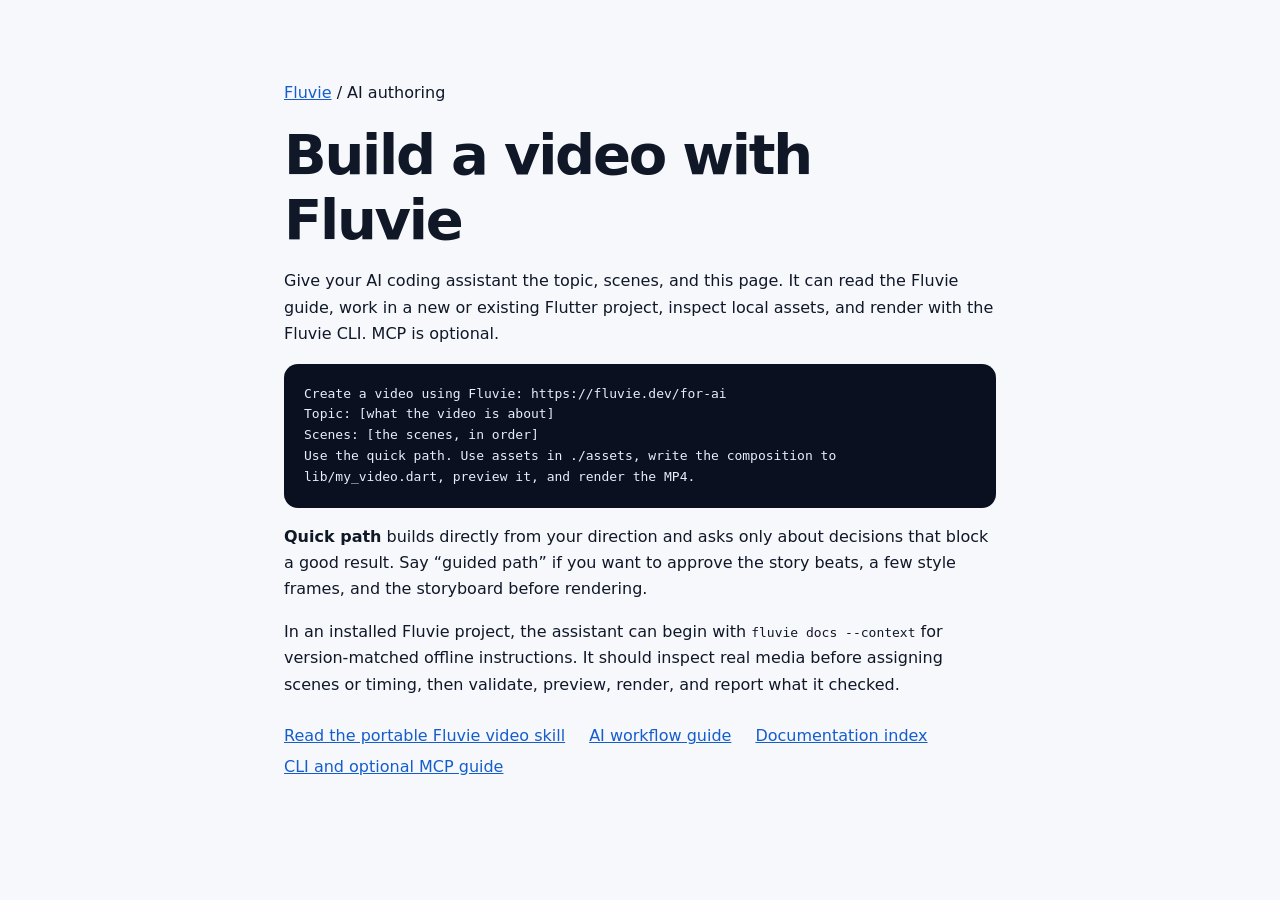
<file: for-ai/index.html>
<!DOCTYPE html><html lang="en" data-astro-cid-inldbxpq> <head><meta charset="utf-8"><meta name="viewport" content="width=device-width"><meta name="description" content="Start here to create a Fluvie video with an AI coding assistant. Use the CLI and local project files; MCP is optional."><title>Build with AI · Fluvie</title><style>:root{color-scheme:light;color:#101727;background:#f6f8fc;font-family:system-ui,sans-serif}body{margin:0}main[data-astro-cid-inldbxpq]{box-sizing:border-box;width:min(760px,100%);margin:0 auto;padding:64px 24px 88px}h1[data-astro-cid-inldbxpq]{letter-spacing:-.04em;margin:0;font-size:clamp(2rem,6vw,3.5rem)}p[data-astro-cid-inldbxpq],li[data-astro-cid-inldbxpq]{line-height:1.65}pre[data-astro-cid-inldbxpq]{color:#e5edff;white-space:pre-wrap;background:#0b1020;border-radius:14px;padding:20px;line-height:1.6;overflow-x:auto}a[data-astro-cid-inldbxpq]{color:#155dcc}.links[data-astro-cid-inldbxpq]{flex-wrap:wrap;gap:12px 24px;margin-top:28px;display:flex}@media (prefers-reduced-motion:reduce){[data-astro-cid-inldbxpq],[data-astro-cid-inldbxpq]:before,[data-astro-cid-inldbxpq]:after{scroll-behavior:auto!important}}
</style></head> <body data-astro-cid-inldbxpq> <main data-astro-cid-inldbxpq> <p data-astro-cid-inldbxpq><a href="/" data-astro-cid-inldbxpq>Fluvie</a> / AI authoring</p> <h1 data-astro-cid-inldbxpq>Build a video with Fluvie</h1> <p data-astro-cid-inldbxpq>Give your AI coding assistant the topic, scenes, and this page. It can read the Fluvie guide, work in a new or existing Flutter project, inspect local assets, and render with the Fluvie CLI. MCP is optional.</p> <pre data-astro-cid-inldbxpq>Create a video using Fluvie: https://fluvie.dev/for-ai
Topic: [what the video is about]
Scenes: [the scenes, in order]
Use the quick path. Use assets in ./assets, write the composition to
lib/my_video.dart, preview it, and render the MP4.</pre> <p data-astro-cid-inldbxpq><strong data-astro-cid-inldbxpq>Quick path</strong> builds directly from your direction and asks only about decisions that block a good result. Say “guided path” if you want to approve the story beats, a few style frames, and the storyboard before rendering.</p> <p data-astro-cid-inldbxpq>In an installed Fluvie project, the assistant can begin with <code data-astro-cid-inldbxpq>fluvie docs --context</code> for version-matched offline instructions. It should inspect real media before assigning scenes or timing, then validate, preview, render, and report what it checked.</p> <nav class="links" aria-label="AI authoring resources" data-astro-cid-inldbxpq> <a href="/skills/fluvie-video/SKILL.md" data-astro-cid-inldbxpq>Read the portable Fluvie video skill</a> <a href="https://docs.fluvie.dev/guides/ai-video-authoring/" data-astro-cid-inldbxpq>AI workflow guide</a> <a href="https://docs.fluvie.dev/llms.txt" data-astro-cid-inldbxpq>Documentation index</a> <a href="https://docs.fluvie.dev/guides/ai-and-mcp/" data-astro-cid-inldbxpq>CLI and optional MCP guide</a> </nav> </main> </body> </html>
</file>
